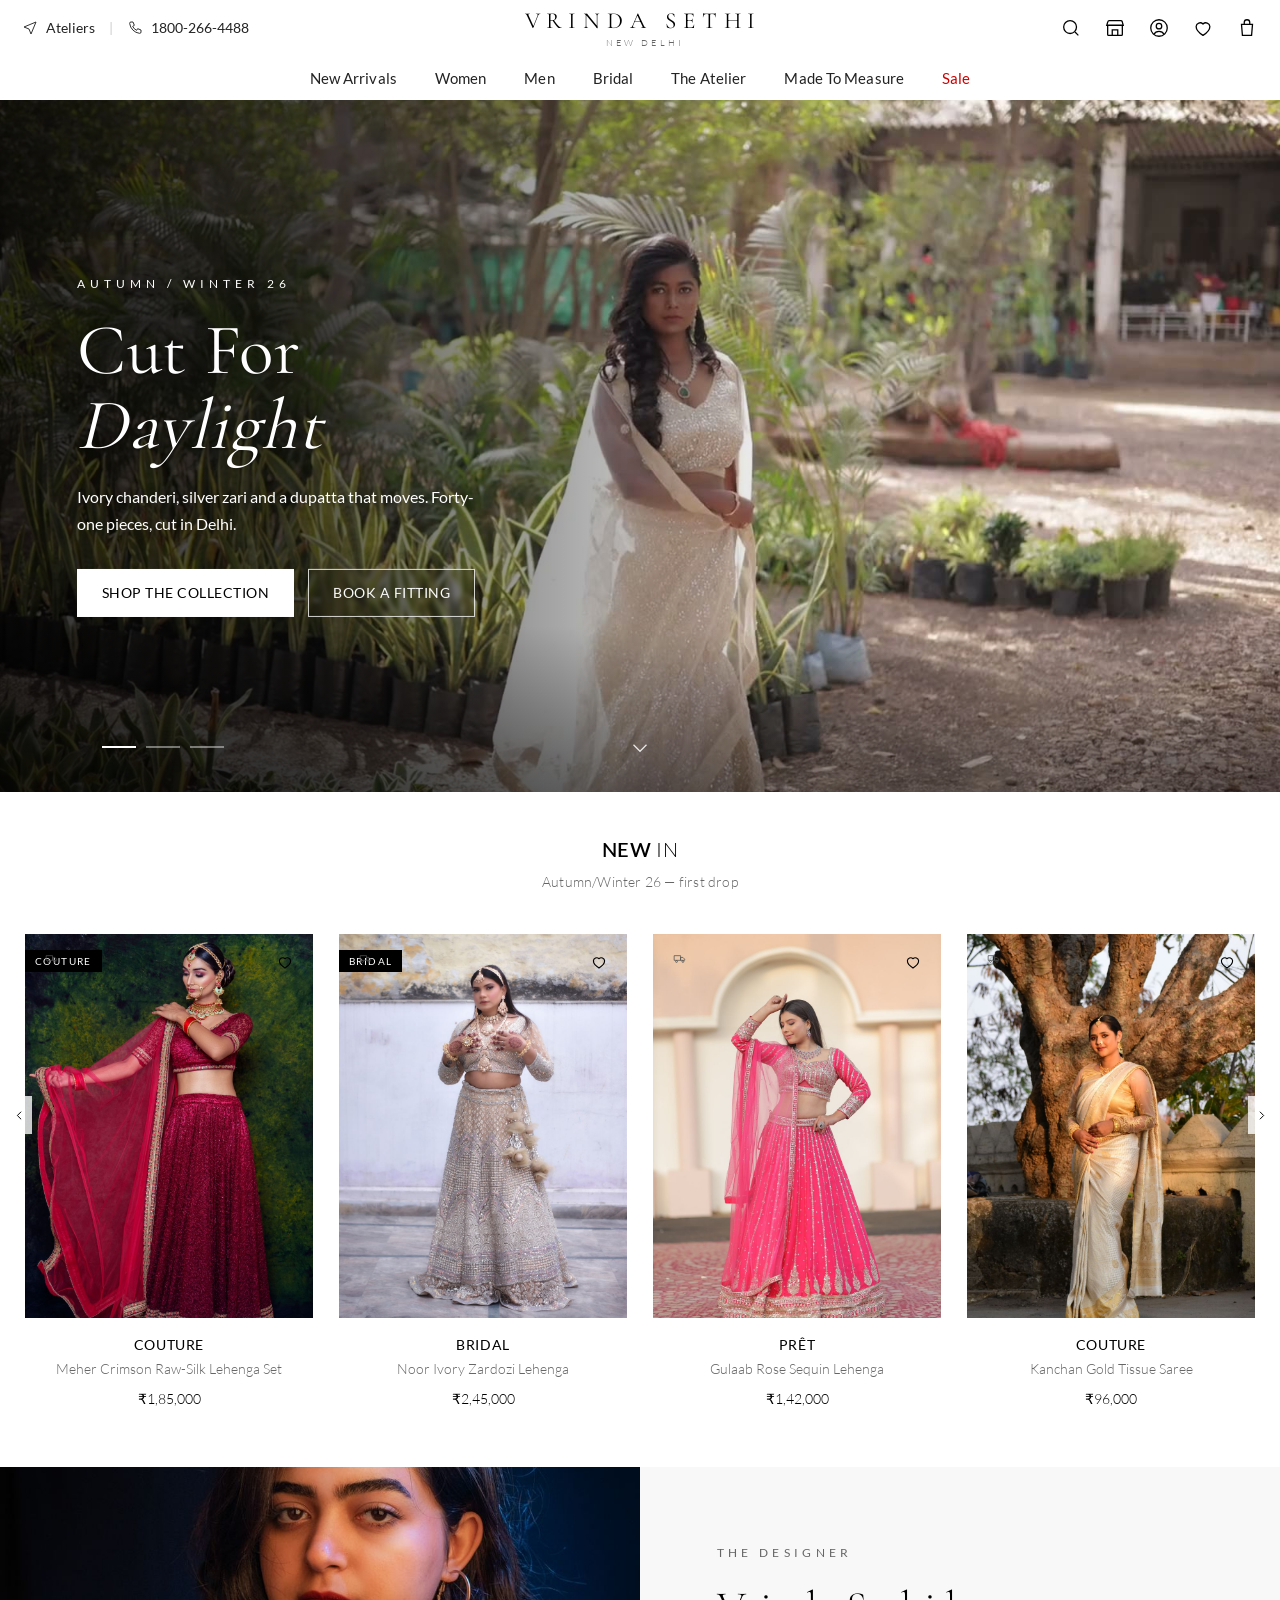
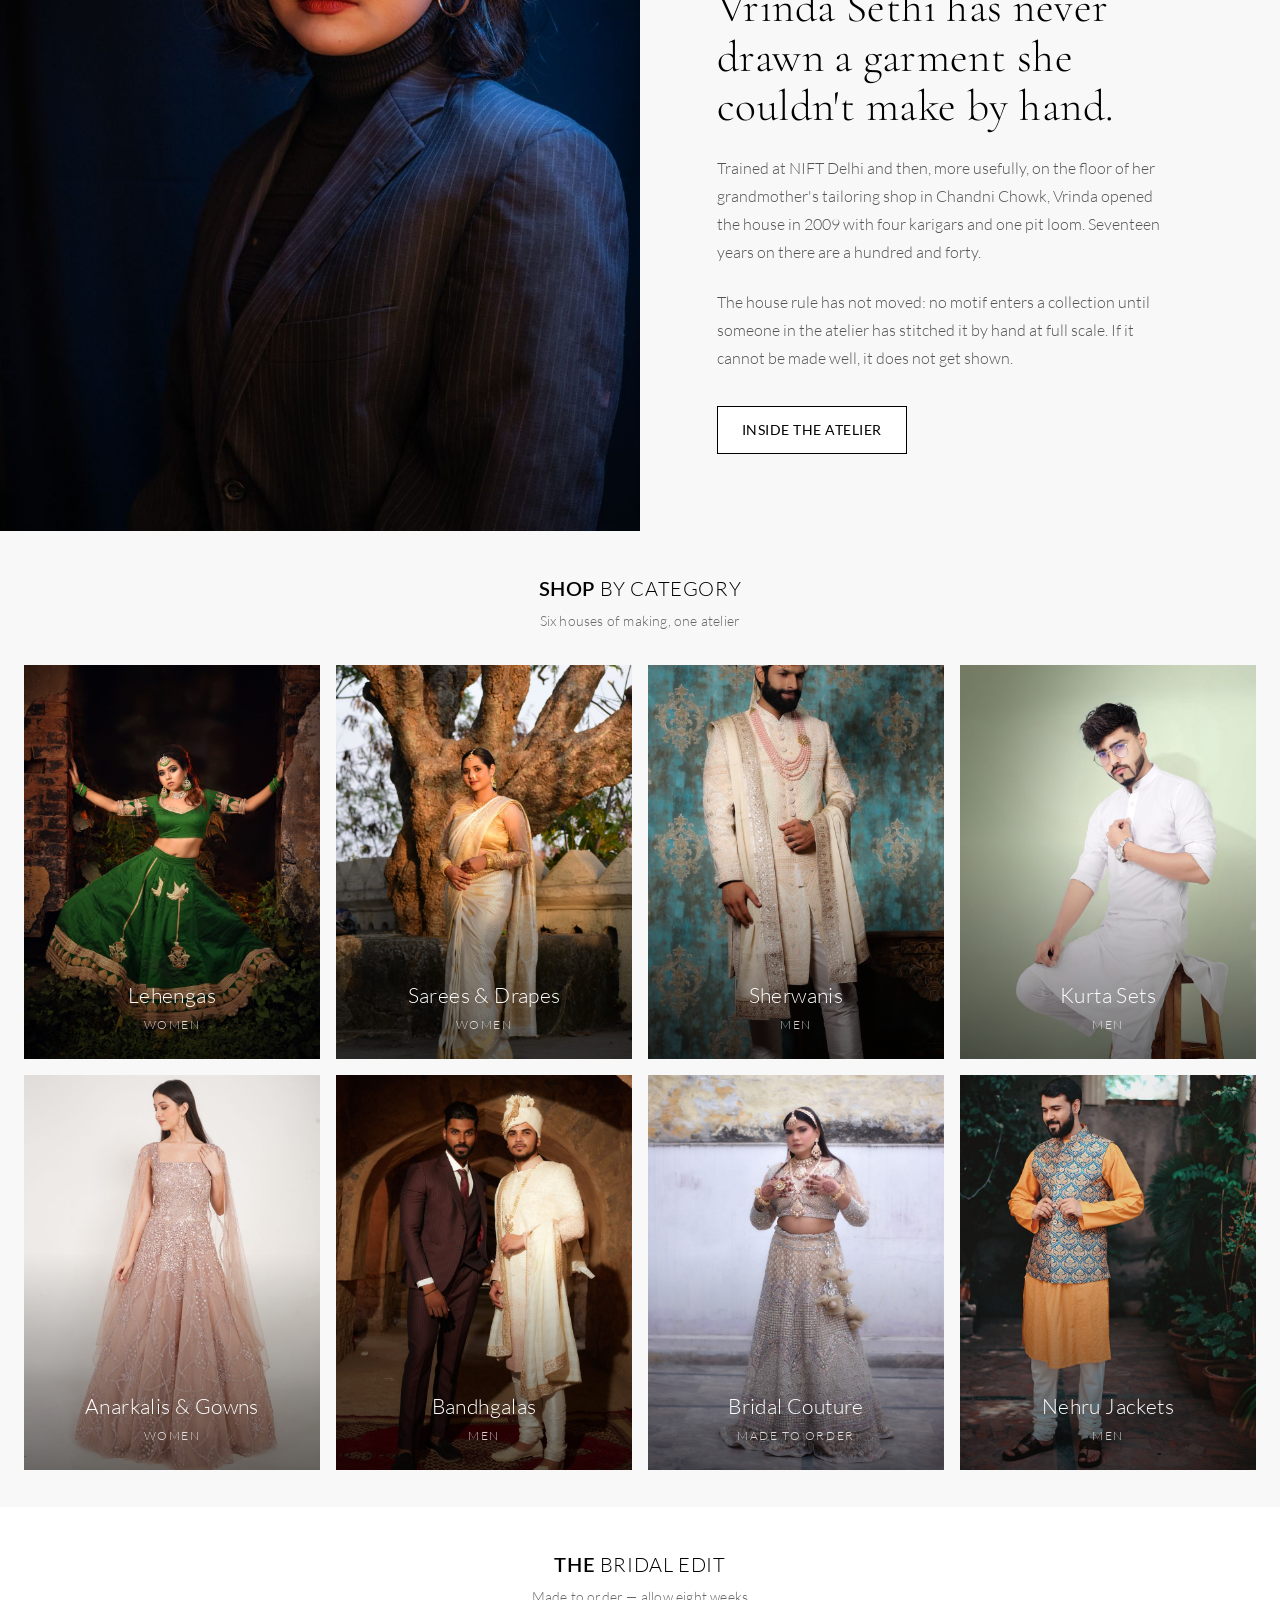
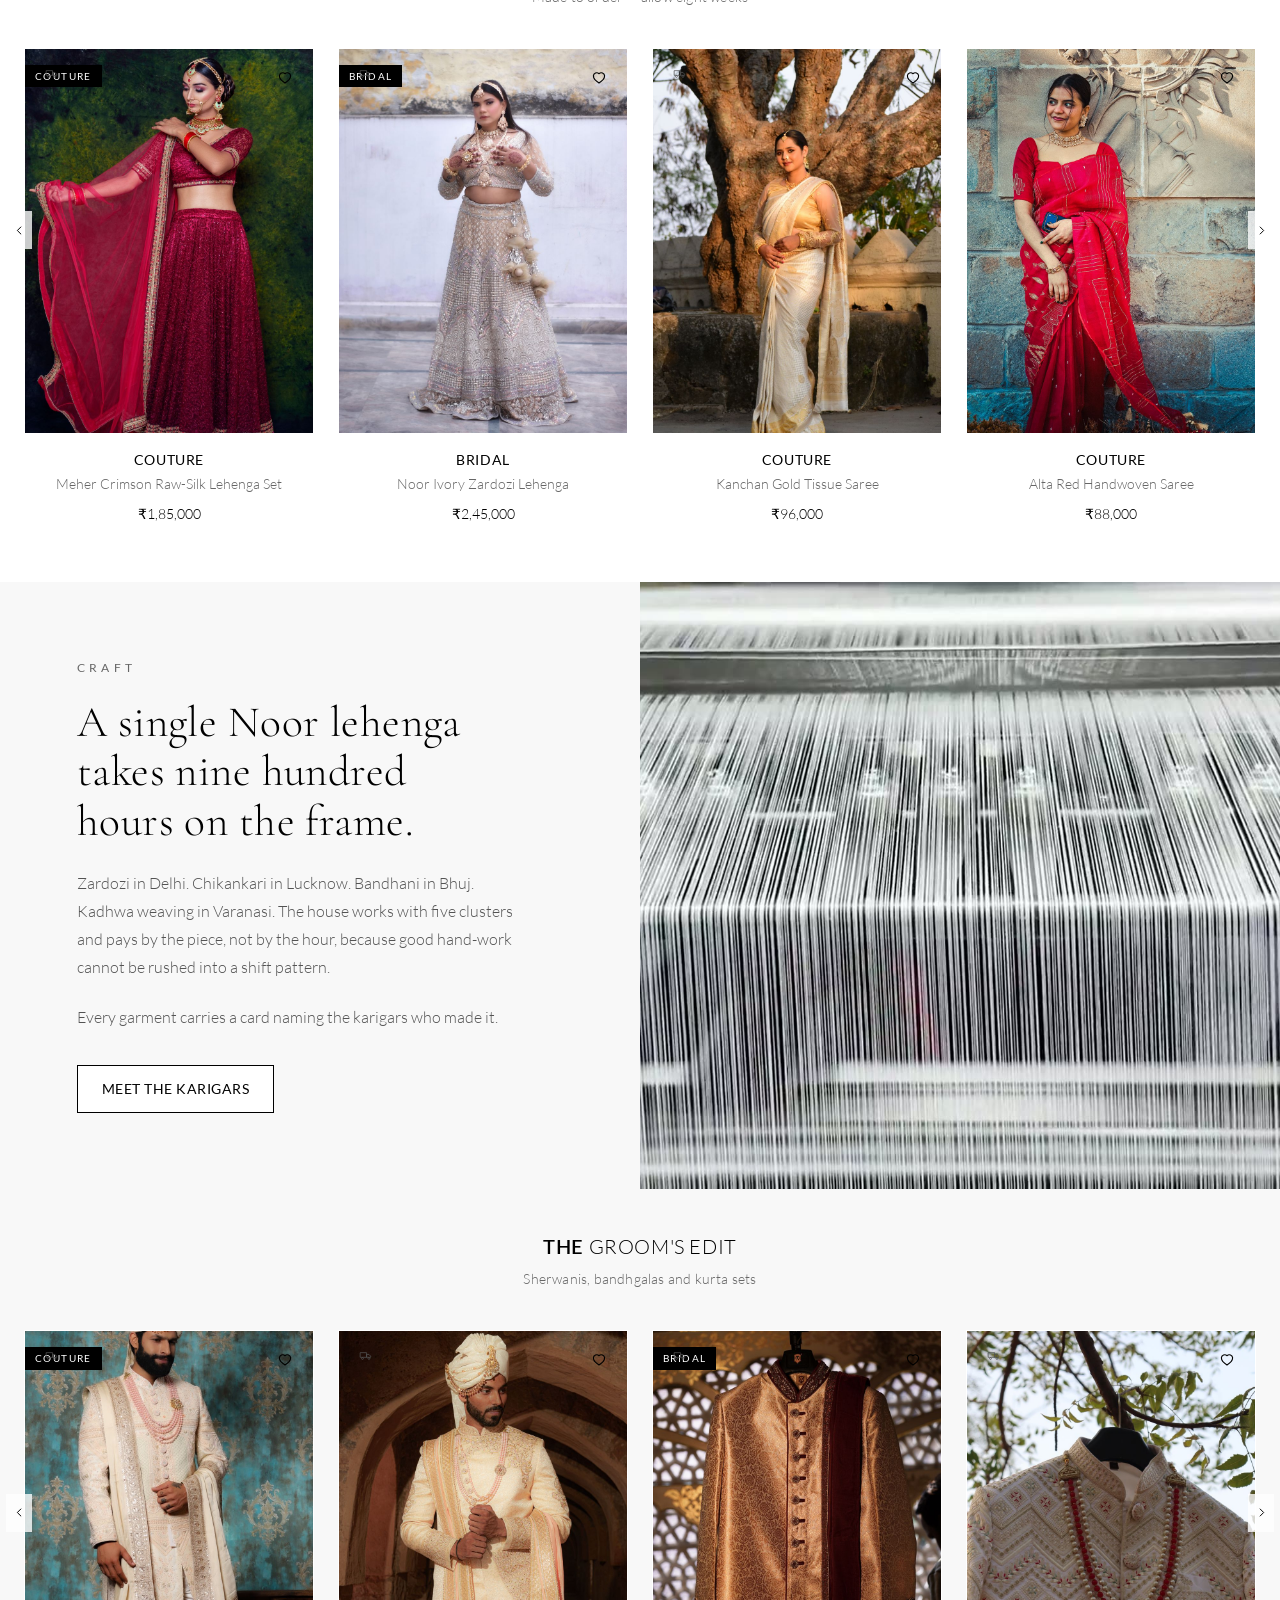
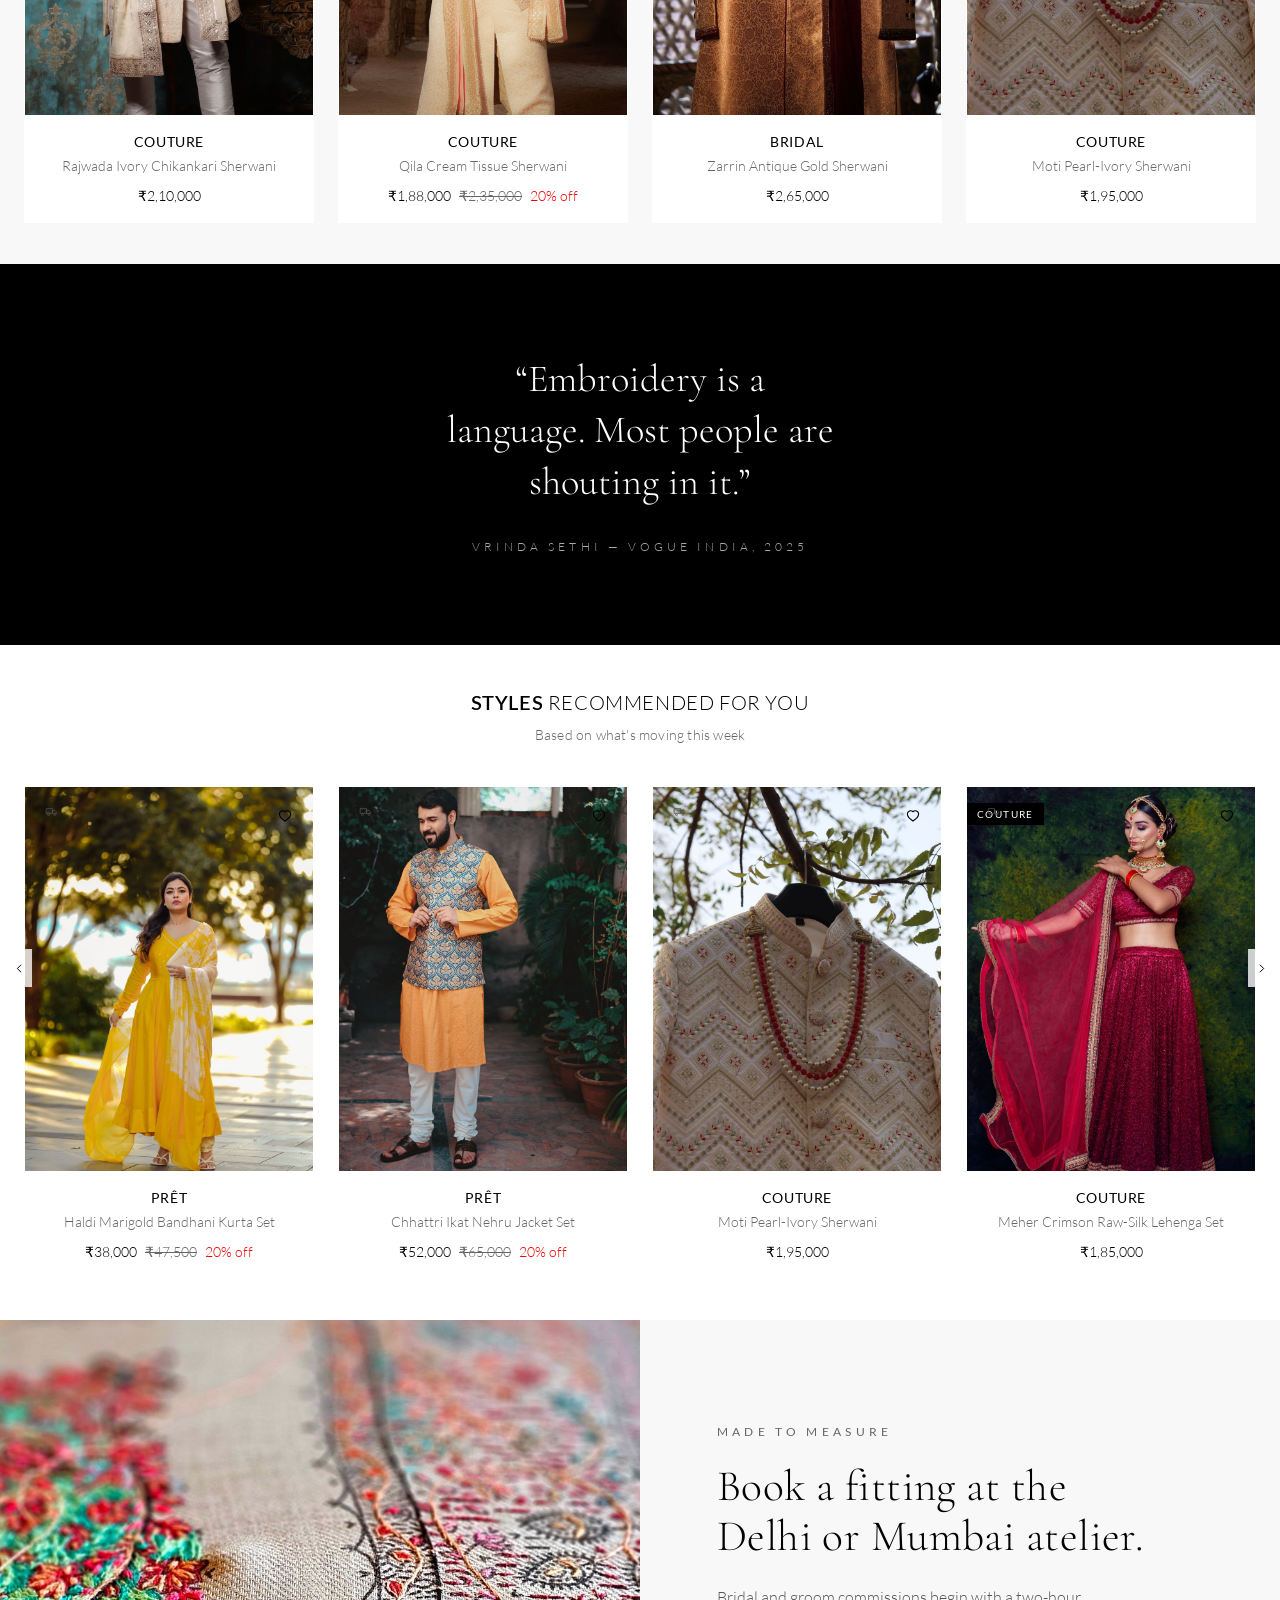
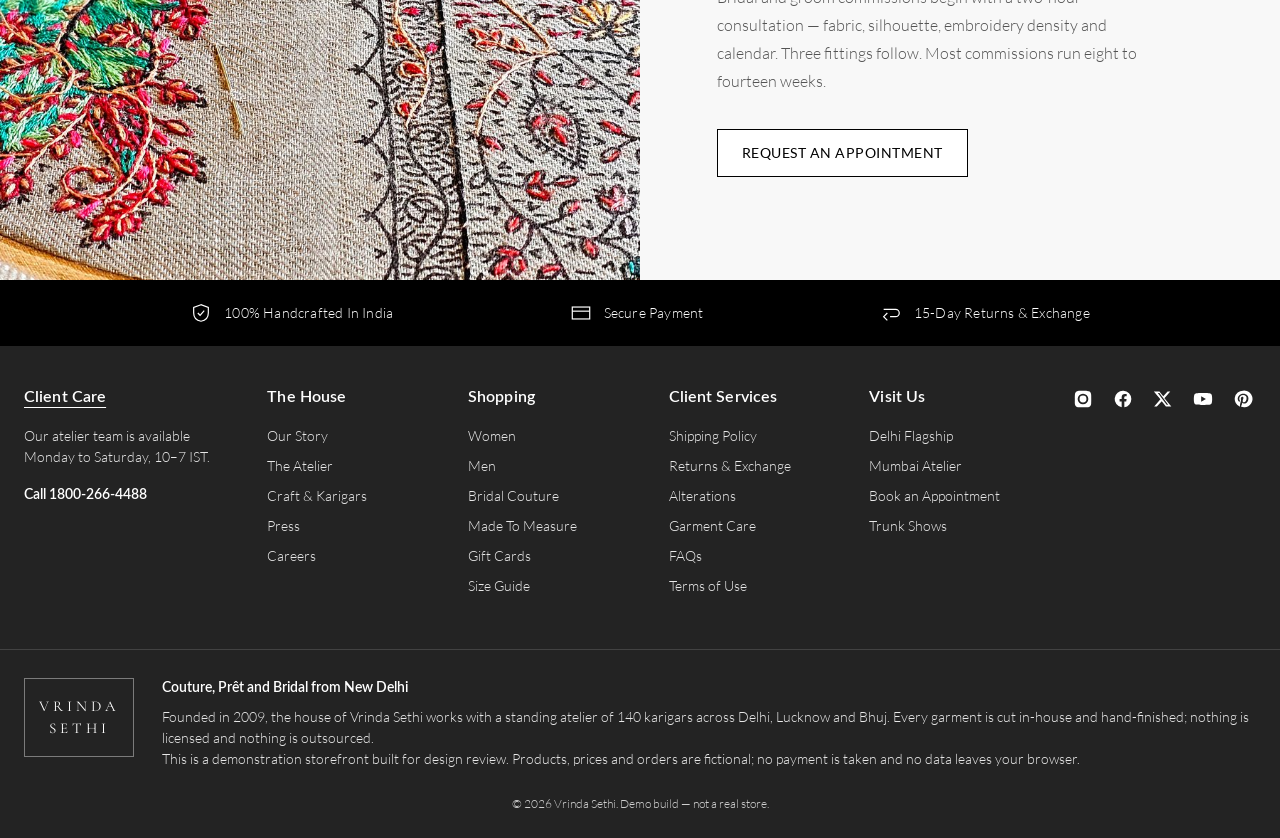
<file: vrinda-sethi/index.html>
<!doctype html>
<html lang="en">
<head>
<meta charset="utf-8">
<meta name="viewport" content="width=device-width, initial-scale=1">
<title>Vrinda Sethi — Couture, Prêt &amp; Bridal from New Delhi</title>
<meta name="description" content="Hand-crafted couture, prêt and bridal wear for women and men. Zardozi, chikankari, bandhani and handloom — cut and finished in New Delhi.">
<link rel="stylesheet" href="assets/css/main.css">
</head>
<body>
<div id="site-header"></div>

<main>
  <!-- ============================ HERO ============================ -->
  <section class="hero" id="hero">
    <div class="hero__slide is-active" data-slide="0" style="background-image:url(assets/img/editorial/poster-hero-1.jpg)">
      <video src="assets/video/hero-1.mp4" poster="assets/img/editorial/poster-hero-1.jpg" autoplay muted loop playsinline></video>
    </div>
    <div class="hero__slide" data-slide="1" style="background-image:url(assets/img/editorial/poster-hero-2.jpg)">
      <video src="assets/video/hero-2.mp4" poster="assets/img/editorial/poster-hero-2.jpg" muted loop playsinline></video>
    </div>
    <div class="hero__slide" data-slide="2" style="background-image:url(assets/img/editorial/poster-hero-3.jpg)">
      <video src="assets/video/hero-3.mp4" poster="assets/img/editorial/poster-hero-3.jpg" muted loop playsinline></video>
    </div>

    <div class="hero__copy" id="heroCopy"></div>

    <div class="hero__dots" id="heroDots">
      <button class="is-active" data-go="0" aria-label="Slide 1"></button>
      <button data-go="1" aria-label="Slide 2"></button>
      <button data-go="2" aria-label="Slide 3"></button>
    </div>
    <a class="hero__scroll" href="#new-in" aria-label="Scroll">
      <svg viewBox="0 0 24 24" width="26" height="26" fill="none" stroke="currentColor" stroke-width="1.2"><path d="m6 9 6 6 6-6"/></svg>
    </a>
  </section>

  <!-- ======================= NEW IN (rail) ======================= -->
  <section class="section" id="new-in">
    <div class="section-head reveal">
      <h2><b>New</b> In</h2>
      <p class="sub">Autumn/Winter 26 — first drop</p>
    </div>
    <div class="rail-slot reveal" data-rail-slot="new"></div>
  </section>

  <!-- ==================== THE DESIGNER (split) ==================== -->
  <section class="split reveal">
    <div class="split__media">
      <img class="portrait" src="assets/img/editorial/designer-portrait.jpg" alt="Vrinda Sethi in the Delhi atelier">
    </div>
    <div class="split__copy">
      <div class="eyebrow">The Designer</div>
      <h2>Vrinda Sethi has never<br>drawn a garment she<br>couldn't make by hand.</h2>
      <p>Trained at NIFT Delhi and then, more usefully, on the floor of her grandmother's tailoring shop in Chandni Chowk, Vrinda opened the house in 2009 with four karigars and one pit loom. Seventeen years on there are a hundred and forty.</p>
      <p>The house rule has not moved: no motif enters a collection until someone in the atelier has stitched it by hand at full scale. If it cannot be made well, it does not get shown.</p>
      <a class="btn btn--white" href="atelier.html">Inside the atelier</a>
    </div>
  </section>

  <!-- ==================== SHOP BY CATEGORY ======================= -->
  <section class="section tint">
    <div class="section-head reveal">
      <h2><b>Shop</b> By Category</h2>
      <p class="sub">Six houses of making, one atelier</p>
    </div>
    <div style="height:34px"></div>
    <div class="tiles reveal">
      <a class="tile" href="women.html?sub=lehengas"><img src="assets/img/products/w-leh-03-a.jpg" alt="Lehengas"><figcaption>Lehengas<small>Women</small></figcaption></a>
      <a class="tile" href="women.html?sub=sarees"><img src="assets/img/products/w-sar-01-a.jpg" alt="Sarees"><figcaption>Sarees &amp; Drapes<small>Women</small></figcaption></a>
      <a class="tile" href="men.html?sub=sherwanis"><img src="assets/img/products/m-she-01-a.jpg" alt="Sherwanis"><figcaption>Sherwanis<small>Men</small></figcaption></a>
      <a class="tile" href="men.html?sub=kurta-sets-m"><img src="assets/img/products/m-kur-01-a.jpg" alt="Kurta sets"><figcaption>Kurta Sets<small>Men</small></figcaption></a>
    </div>
    <div style="height:16px"></div>
    <div class="tiles reveal">
      <a class="tile" href="women.html?sub=anarkalis"><img src="assets/img/products/w-anr-01-a.jpg" alt="Anarkalis"><figcaption>Anarkalis &amp; Gowns<small>Women</small></figcaption></a>
      <a class="tile" href="men.html?sub=bandhgalas"><img src="assets/img/products/m-ban-01-a.jpg" alt="Bandhgalas"><figcaption>Bandhgalas<small>Men</small></figcaption></a>
      <a class="tile" href="women.html?sub=bridal"><img src="assets/img/products/w-leh-02-a.jpg" alt="Bridal"><figcaption>Bridal Couture<small>Made to order</small></figcaption></a>
      <a class="tile" href="men.html?sub=nehru"><img src="assets/img/products/m-neh-01-a.jpg" alt="Nehru jackets"><figcaption>Nehru Jackets<small>Men</small></figcaption></a>
    </div>
  </section>

  <!-- ==================== BRIDAL EDIT (rail) ===================== -->
  <section class="section">
    <div class="section-head reveal">
      <h2><b>The</b> Bridal Edit</h2>
      <p class="sub">Made to order — allow eight weeks</p>
    </div>
    <div class="rail-slot reveal" data-rail-slot="bridal"></div>
  </section>

  <!-- ====================== CRAFT (video split) ================== -->
  <section class="split split--flip reveal" id="craft">
    <div class="split__media">
      <video src="assets/video/atelier.mp4" poster="assets/img/editorial/poster-atelier.jpg" autoplay muted loop playsinline></video>
    </div>
    <div class="split__copy">
      <div class="eyebrow">Craft</div>
      <h2>A single Noor lehenga<br>takes nine hundred<br>hours on the frame.</h2>
      <p>Zardozi in Delhi. Chikankari in Lucknow. Bandhani in Bhuj. Kadhwa weaving in Varanasi. The house works with five clusters and pays by the piece, not by the hour, because good hand-work cannot be rushed into a shift pattern.</p>
      <p>Every garment carries a card naming the karigars who made it.</p>
      <a class="btn btn--white" href="atelier.html#craft">Meet the karigars</a>
    </div>
  </section>

  <!-- ================== MENSWEAR / GROOM (rail) ================== -->
  <section class="section tint">
    <div class="section-head reveal">
      <h2><b>The</b> Groom's Edit</h2>
      <p class="sub">Sherwanis, bandhgalas and kurta sets</p>
    </div>
    <div class="rail-slot reveal" data-rail-slot="groom"></div>
  </section>

  <!-- ========================== QUOTE ============================ -->
  <section class="quote reveal">
    <blockquote>“Embroidery is a language. Most people are shouting in it.”</blockquote>
    <cite>Vrinda Sethi — Vogue India, 2025</cite>
  </section>

  <!-- ================== RECOMMENDED (rail) ======================= -->
  <section class="section">
    <div class="section-head reveal">
      <h2><b>Styles</b> Recommended For You</h2>
      <p class="sub">Based on what's moving this week</p>
    </div>
    <div class="rail-slot reveal" data-rail-slot="reco"></div>
  </section>

  <!-- ==================== APPOINTMENT BAND ======================= -->
  <section class="split reveal" id="visit">
    <div class="split__media"><img src="assets/img/editorial/atelier-zardozi.jpg" alt="Zardozi frame in the atelier"></div>
    <div class="split__copy">
      <div class="eyebrow">Made To Measure</div>
      <h2>Book a fitting at the<br>Delhi or Mumbai atelier.</h2>
      <p>Bridal and groom commissions begin with a two-hour consultation — fabric, silhouette, embroidery density and calendar. Three fittings follow. Most commissions run eight to fourteen weeks.</p>
      <a class="btn btn--white" href="atelier.html#visit">Request an appointment</a>
    </div>
  </section>
</main>

<div id="site-footer"></div>

<script src="assets/js/data.js"></script>
<script src="assets/js/app.js"></script>
<script>
/* ---------------- Hero carousel ---------------- */
/* Copy is written to the footage: slide 1 is an ivory lehenga in daylight,
   slide 2 is jewel-toned festive, slide 3 is the bride-and-groom clip. */
const HERO = [
  { eyebrow:"Autumn / Winter 26", title:"Cut For<br><em>Daylight</em>", text:"Ivory chanderi, silver zari and a dupatta that moves. Forty-one pieces, cut in Delhi.", cta:[["Shop the collection","women.html?sub=new"],["Book a fitting","atelier.html#visit"]] },
  { eyebrow:"Mehendi &amp; Haldi", title:"Colour,<br><em>Worn Loudly</em>", text:"Marigold bandhani, gota-patti and Kutch mirror work. The lighter half of the calendar.", cta:[["Shop the edit","women.html?sub=occ-mehendi"],["Shop Women","women.html"]] },
  { eyebrow:"The Groom's Edit", title:"Quiet<br><em>Tailoring</em>", text:"Silver matka silk, a closed collar and nothing shouting. Sherwanis, bandhgalas and kurta sets.", cta:[["Shop Men","men.html?sub=new"],["Made to measure","atelier.html#mtm"]] }
];

const slides = [...document.querySelectorAll(".hero__slide")];
const dots   = [...document.querySelectorAll("#heroDots button")];
const copyEl = document.getElementById("heroCopy");
let hi = 0, heroTimer;

function paintHero(i){
  const h = HERO[i];
  copyEl.innerHTML = `
    <div class="hero__eyebrow">${h.eyebrow}</div>
    <h1 class="hero__title">${h.title}</h1>
    <p class="hero__text">${h.text}</p>
    <div class="hero__cta">${h.cta.map((c,n)=>`<a class="btn ${n?"btn--secondary":"btn--primary"}" href="${c[1]}">${c[0]}</a>`).join("")}</div>`;
  // Replay the CSS entrance. Reflow between remove/add restarts the animation.
  // The copy's resting state is visible, so a stalled animation can't hide it.
  copyEl.classList.remove("enter");
  void copyEl.offsetWidth;
  copyEl.classList.add("enter");
}
const FADE = 1000;              // must match the .hero__slide transition
let leaveTimer;

function goHero(i){
  const prev = hi;
  hi = (i + slides.length) % slides.length;
  if (prev === hi) return;

  // Start the incoming clip from its first frame BEFORE the fade begins, so
  // the slide never fades in on a stale paused frame.
  const nextVid = slides[hi].querySelector("video");
  if (nextVid) { try { nextVid.currentTime = 0; } catch {} nextVid.play().catch(()=>{}); }

  clearTimeout(leaveTimer);
  slides.forEach((s, n) => {
    s.classList.remove("leaving");
    s.classList.toggle("is-active", n === hi);
    if (n === prev) s.classList.add("leaving");     // held opaque underneath
  });

  // Once the fade is done, drop the outgoing slide and stop its video.
  leaveTimer = setTimeout(() => {
    slides.forEach((s, n) => {
      if (n === hi) return;
      s.classList.remove("leaving");
      const v = s.querySelector("video");
      if (v) v.pause();
    });
  }, FADE + 60);

  dots.forEach((d, n) => d.classList.toggle("is-active", n === hi));
  paintHero(hi);
}
dots.forEach(d=>d.addEventListener("click",()=>{ goHero(+d.dataset.go); restart(); }));
function restart(){ clearInterval(heroTimer); heroTimer = setInterval(()=>goHero(hi+1), 8000); }
paintHero(0); restart();

/* ---------------- Rails ---------------- */
const railData = {
  new:    PRODUCTS.filter(p=>p.isNew).slice(0,8),
  bridal: PRODUCTS.filter(p=>p.line.includes("Bridal")||p.occ.includes("occ-wedding")).slice(0,8),
  groom:  PRODUCTS.filter(p=>p.cat==="men").slice(0,8),
  reco:   [...PRODUCTS].sort(()=>Math.random()-.5).slice(0,8)
};
document.querySelectorAll("[data-rail-slot]").forEach(slot=>{
  const key = slot.dataset.railSlot;
  slot.innerHTML = `<div class="rail" style="padding:41px 24px 0">
      <button class="rail__arrow" data-dir="prev" aria-label="Previous">${I.chevL}</button>
      <div class="rail__track">${railData[key].map(p=>cardHTML(p)).join("")}</div>
      <button class="rail__arrow" data-dir="next" aria-label="Next">${I.chevR}</button>
    </div>`;
});

mountShell("home");
</script>
</body>
</html>
</file>
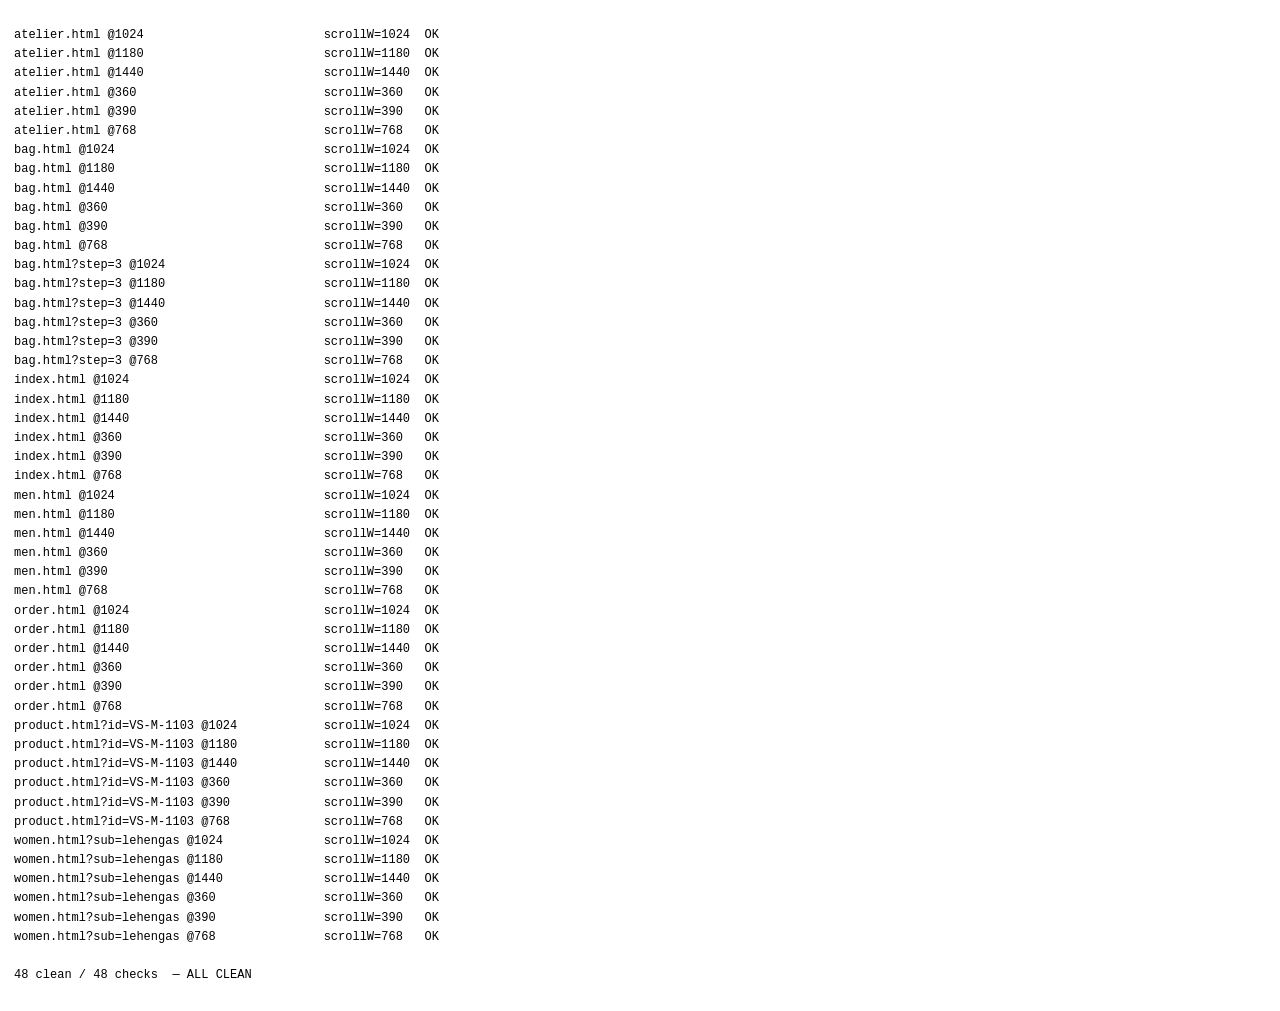
<file: vrinda-sethi/_debug.html>
<!doctype html>
<html lang="en"><head><meta charset="utf-8"><title>Responsive overflow audit</title>
<style>body{margin:0;font:12px/1.6 monospace;padding:14px}
iframe{border:0;position:absolute;left:-9999px;top:0}
pre{white-space:pre-wrap}</style></head>
<body>
<pre id="dbg">auditing…</pre>
<script>
const PAGES = ["index.html","women.html?sub=lehengas","men.html","product.html?id=VS-M-1103",
               "bag.html","bag.html?step=3","order.html","atelier.html"];
const WIDTHS = [360, 390, 768, 1024, 1180, 1440];
const log = [];

function audit(src, width){
  return new Promise(res => {
    const f = document.createElement("iframe");
    f.style.width = width + "px"; f.style.height = "900px"; f.src = src;
    f.onload = () => setTimeout(() => {
      const d = f.contentDocument, w = f.contentWindow;
      const vw = d.documentElement.clientWidth;
      const contained = el => {
        for (let p = el.parentElement; p; p = p.parentElement) {
          const s = w.getComputedStyle(p);
          if (s.position === "fixed") return true;
          if (["auto","scroll","hidden","clip"].includes(s.overflowX)) return true;
        }
        return false;
      };
      const bad = [];
      d.querySelectorAll("*").forEach(el => {
        const b = el.getBoundingClientRect();
        if (b.right <= vw + 1) return;
        if (contained(el)) return;
        if (w.getComputedStyle(el).position === "fixed") return;
        bad.push(el.tagName + (typeof el.className === "string" && el.className ? "." + el.className.trim().split(/\s+/)[0] : ""));
      });
      const sw = d.documentElement.scrollWidth;
      log.push(`${(src + " @" + width).padEnd(42)} scrollW=${String(sw).padEnd(5)} ${sw <= vw + 1 && !bad.length ? "OK" : "OVERFLOW: " + [...new Set(bad)].slice(0, 5).join(", ")}`);
      document.getElementById("dbg").textContent = log.join("\n");
      f.remove(); res();
    }, 900);
    document.body.appendChild(f);
  });
}

// run every combination in parallel — virtual-time headless collapses the waits
const jobs = [];
for (const p of PAGES) for (const w of WIDTHS) jobs.push(audit(p, w));
Promise.all(jobs).then(() => {
  log.sort();
  const fails = log.filter(l => l.includes("OVERFLOW")).length;
  document.getElementById("dbg").textContent =
    log.join("\n") + `\n\n${log.length - fails} clean / ${log.length} checks` +
    (fails ? `  — ${fails} OVERFLOW` : "  — ALL CLEAN");
});
</script></body></html>
</file>
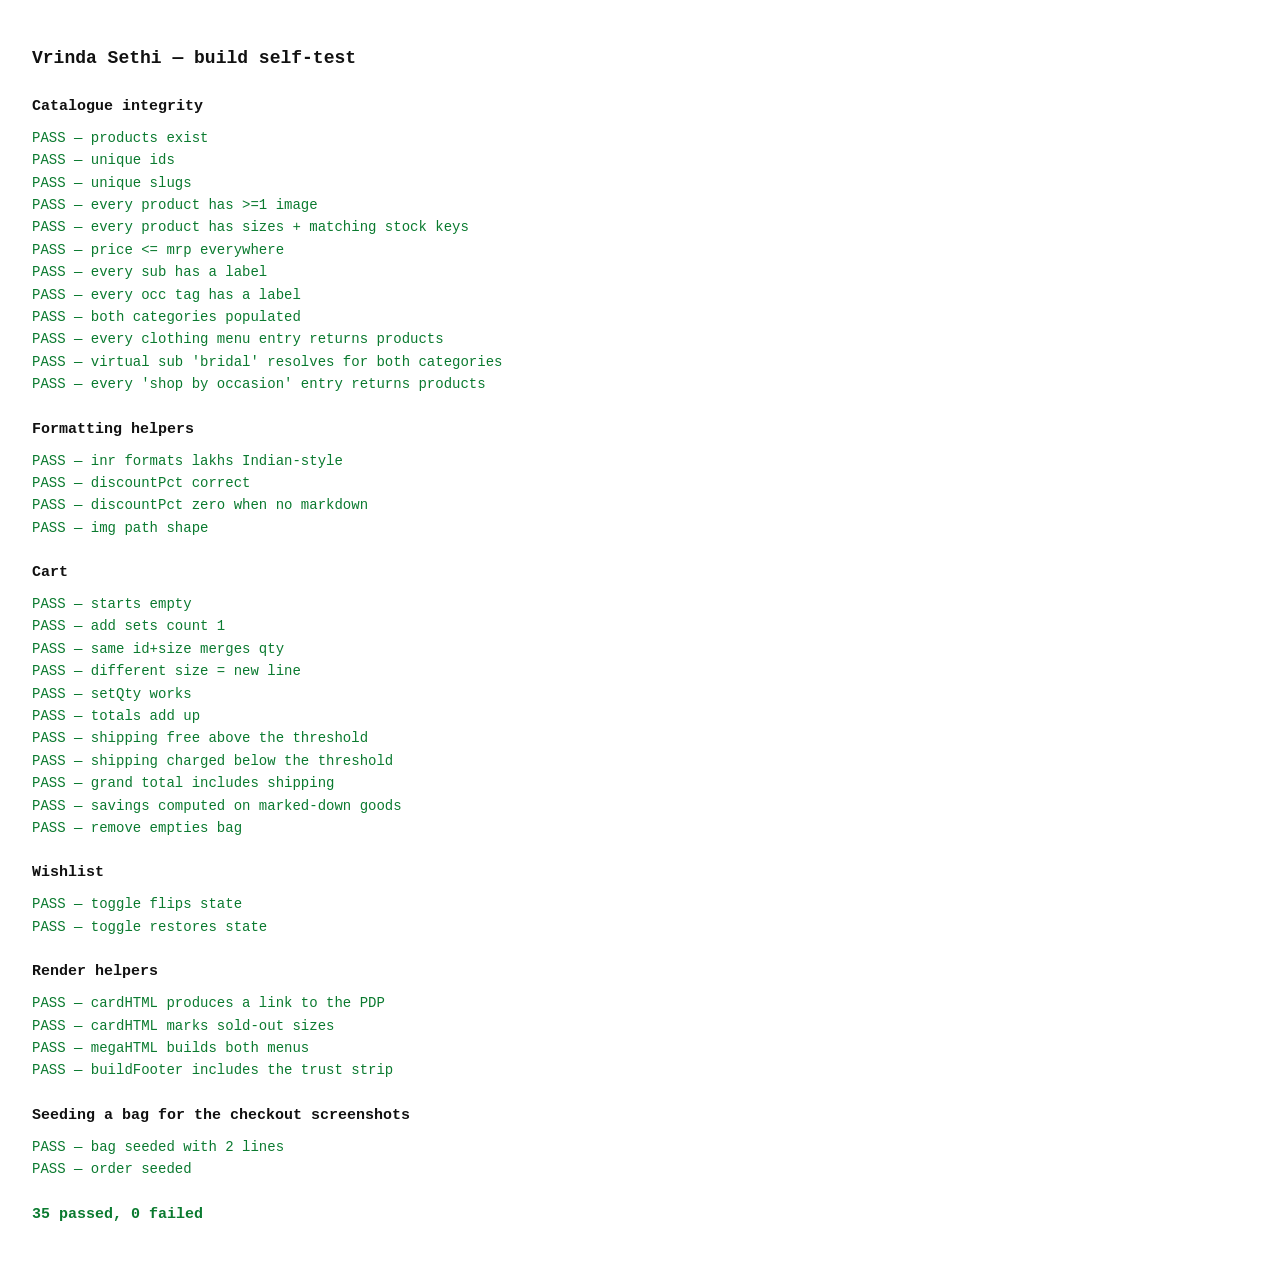
<file: vrinda-sethi/_selftest.html>
<!doctype html>
<html lang="en"><head><meta charset="utf-8"><title>Self test</title>
<style>body{font:14px/1.6 monospace;padding:24px;background:#fff;color:#111}
.ok{color:#0a7a2f}.bad{color:#c00;font-weight:700}h2{margin:22px 0 8px;font-size:15px}</style>
</head><body>
<h1 style="font-size:18px">Vrinda Sethi — build self-test</h1>
<div id="out"></div>
<script src="assets/js/data.js"></script>
<script src="assets/js/app.js"></script>
<script>
const out = document.getElementById("out");
let pass = 0, fail = 0;
function t(name, fn){
  let ok = false, err = "";
  try { ok = !!fn(); } catch (e) { err = e.message; }
  ok ? pass++ : fail++;
  out.insertAdjacentHTML("beforeend",
    `<div class="${ok ? "ok" : "bad"}">${ok ? "PASS" : "FAIL"} — ${name}${err ? " :: " + err : ""}</div>`);
}
function h(s){ out.insertAdjacentHTML("beforeend", `<h2>${s}</h2>`); }

h("Catalogue integrity");
t("products exist", () => PRODUCTS.length >= 24);
t("unique ids", () => new Set(PRODUCTS.map(p => p.id)).size === PRODUCTS.length);
t("unique slugs", () => new Set(PRODUCTS.map(p => p.slug)).size === PRODUCTS.length);
t("every product has >=1 image", () => PRODUCTS.every(p => p.images.length >= 1));
t("every product has sizes + matching stock keys", () =>
  PRODUCTS.every(p => p.sizes.length && p.sizes.every(s => s in p.stock)));
t("price <= mrp everywhere", () => PRODUCTS.every(p => p.price <= p.mrp));
t("every sub has a label", () => PRODUCTS.every(p => SUB_LABEL[p.sub]));
t("every occ tag has a label", () => PRODUCTS.every(p => p.occ.every(o => SUB_LABEL[o])));
t("both categories populated", () =>
  PRODUCTS.filter(p => p.cat === "women").length >= 10 && PRODUCTS.filter(p => p.cat === "men").length >= 10);
t("every clothing menu entry returns products", () => {
  // "bridal" is a virtual sub resolved by plp.js from line + occasion, not p.sub
  const virtual = ["bridal"];
  const bad = [];
  ["women","men"].forEach(c => TAXONOMY[c].groups[0].items.forEach(([l, s]) => {
    if (virtual.includes(s)) return;
    if (!PRODUCTS.some(p => p.cat === c && p.sub === s)) bad.push(c + "/" + s);
  }));
  if (bad.length) throw new Error("empty: " + bad.join(", "));
  return true;
});
t("virtual sub 'bridal' resolves for both categories", () =>
  ["women","men"].every(c =>
    PRODUCTS.some(p => p.cat === c && (p.line.includes("Bridal") || p.occ.includes("occ-wedding")))));
t("every 'shop by occasion' entry returns products", () => {
  const bad = [];
  ["women","men"].forEach(c => TAXONOMY[c].groups[1].items.forEach(([l, s]) => {
    if (!PRODUCTS.some(p => p.cat === c && p.occ.includes(s))) bad.push(c + "/" + s);
  }));
  if (bad.length) throw new Error("empty: " + bad.join(", "));
  return true;
});

h("Formatting helpers");
t("inr formats lakhs Indian-style", () => inr(185000) === "₹1,85,000");
t("discountPct correct", () => discountPct({ price: 168000, mrp: 210000 }) === 20);
t("discountPct zero when no markdown", () => discountPct({ price: 100, mrp: 100 }) === 0);
t("img path shape", () => img("w-leh-01-a") === "assets/img/products/w-leh-01-a.jpg");

h("Cart");
Cart.clear();
t("starts empty", () => Cart.count() === 0);
Cart.add("VS-W-1101", "M");
t("add sets count 1", () => Cart.count() === 1);
Cart.add("VS-W-1101", "M");
t("same id+size merges qty", () => Cart.all().length === 1 && Cart.count() === 2);
Cart.add("VS-W-1101", "L");
t("different size = new line", () => Cart.all().length === 2);
Cart.setQty(0, 3);
t("setQty works", () => Cart.all()[0].qty === 3);
t("totals add up", () => {
  const p = byId("VS-W-1101");
  return Cart.totals().value === p.price * 4;
});
t("shipping free above the threshold", () => Cart.totals().ship === 0);
Cart.clear(); Cart.add("VS-W-4102", "M");            // ₹29,000 — below ₹40,000
t("shipping charged below the threshold", () => Cart.totals().ship === 450);
t("grand total includes shipping", () => {
  const t2 = Cart.totals();
  return t2.grand === t2.value + 450;
});
t("savings computed on marked-down goods", () => {
  Cart.clear(); Cart.add("VS-W-1103", "M");
  const p = byId("VS-W-1103");
  return Cart.totals().saved === p.mrp - p.price;
});
Cart.remove(0);
t("remove empties bag", () => Cart.count() === 0);

h("Wishlist");
const wasOn = Wish.has("VS-M-1101");
Wish.toggle("VS-M-1101");
t("toggle flips state", () => Wish.has("VS-M-1101") !== wasOn);
Wish.toggle("VS-M-1101");
t("toggle restores state", () => Wish.has("VS-M-1101") === wasOn);

h("Render helpers");
t("cardHTML produces a link to the PDP", () => cardHTML(PRODUCTS[0]).includes("product.html?id=" + PRODUCTS[0].id));
t("cardHTML marks sold-out sizes", () => {
  const p = PRODUCTS.find(x => Object.values(x.stock).some(v => v === 0));
  return cardHTML(p).includes('class="out"');
});
t("megaHTML builds both menus", () => megaHTML("women").includes("Lehengas") && megaHTML("men").includes("Sherwanis"));
t("buildFooter includes the trust strip", () => buildFooter().includes("Secure Payment"));

h("Seeding a bag for the checkout screenshots");
Cart.clear();
Cart.add("VS-M-1101", "42");
Cart.add("VS-W-2101", "One Size");
writeJSON(ADDR_KEY, { name:"Ananya Raghunathan", phone:"9876543210",
  line:"14 Aurangzeb Lane, Golf Links", pin:"110003", city:"New Delhi", state:"Delhi", type:"Home" });
t("bag seeded with 2 lines", () => Cart.all().length === 2);

// also seed a completed order so order.html can be reviewed without checking out
writeJSON(ORDER_KEY, {
  id: "VS" + Date.now().toString().slice(-8),
  at: new Date().toISOString(),
  lines: Cart.all().map(l => ({ ...l, name: byId(l.id).name, price: byId(l.id).price, image: byId(l.id).images[0] })),
  total: Cart.totals().grand,
  method: "upi",
  address: readJSON(ADDR_KEY, {})
});
t("order seeded", () => !!readJSON(ORDER_KEY, null).id);

out.insertAdjacentHTML("beforeend",
  `<h2 class="${fail ? "bad" : "ok"}">${pass} passed, ${fail} failed</h2>`);
</script></body></html>
</file>
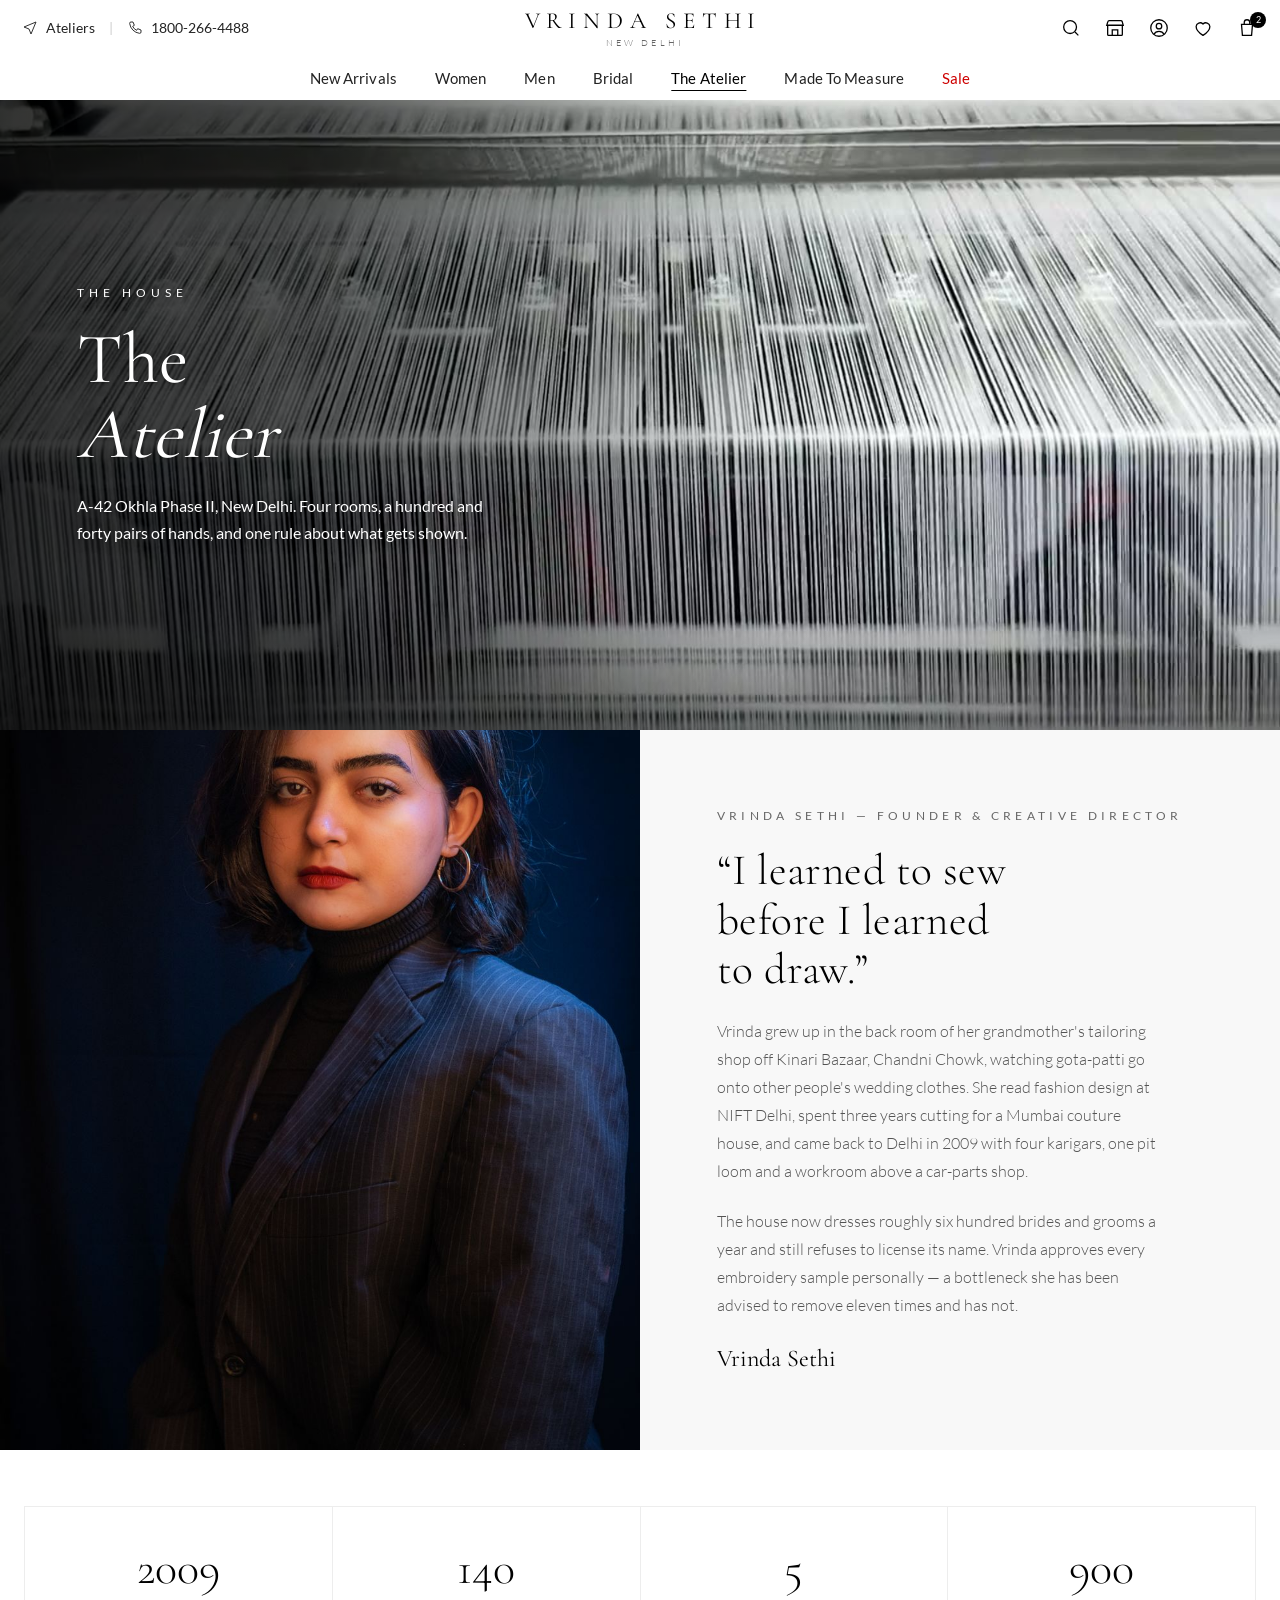
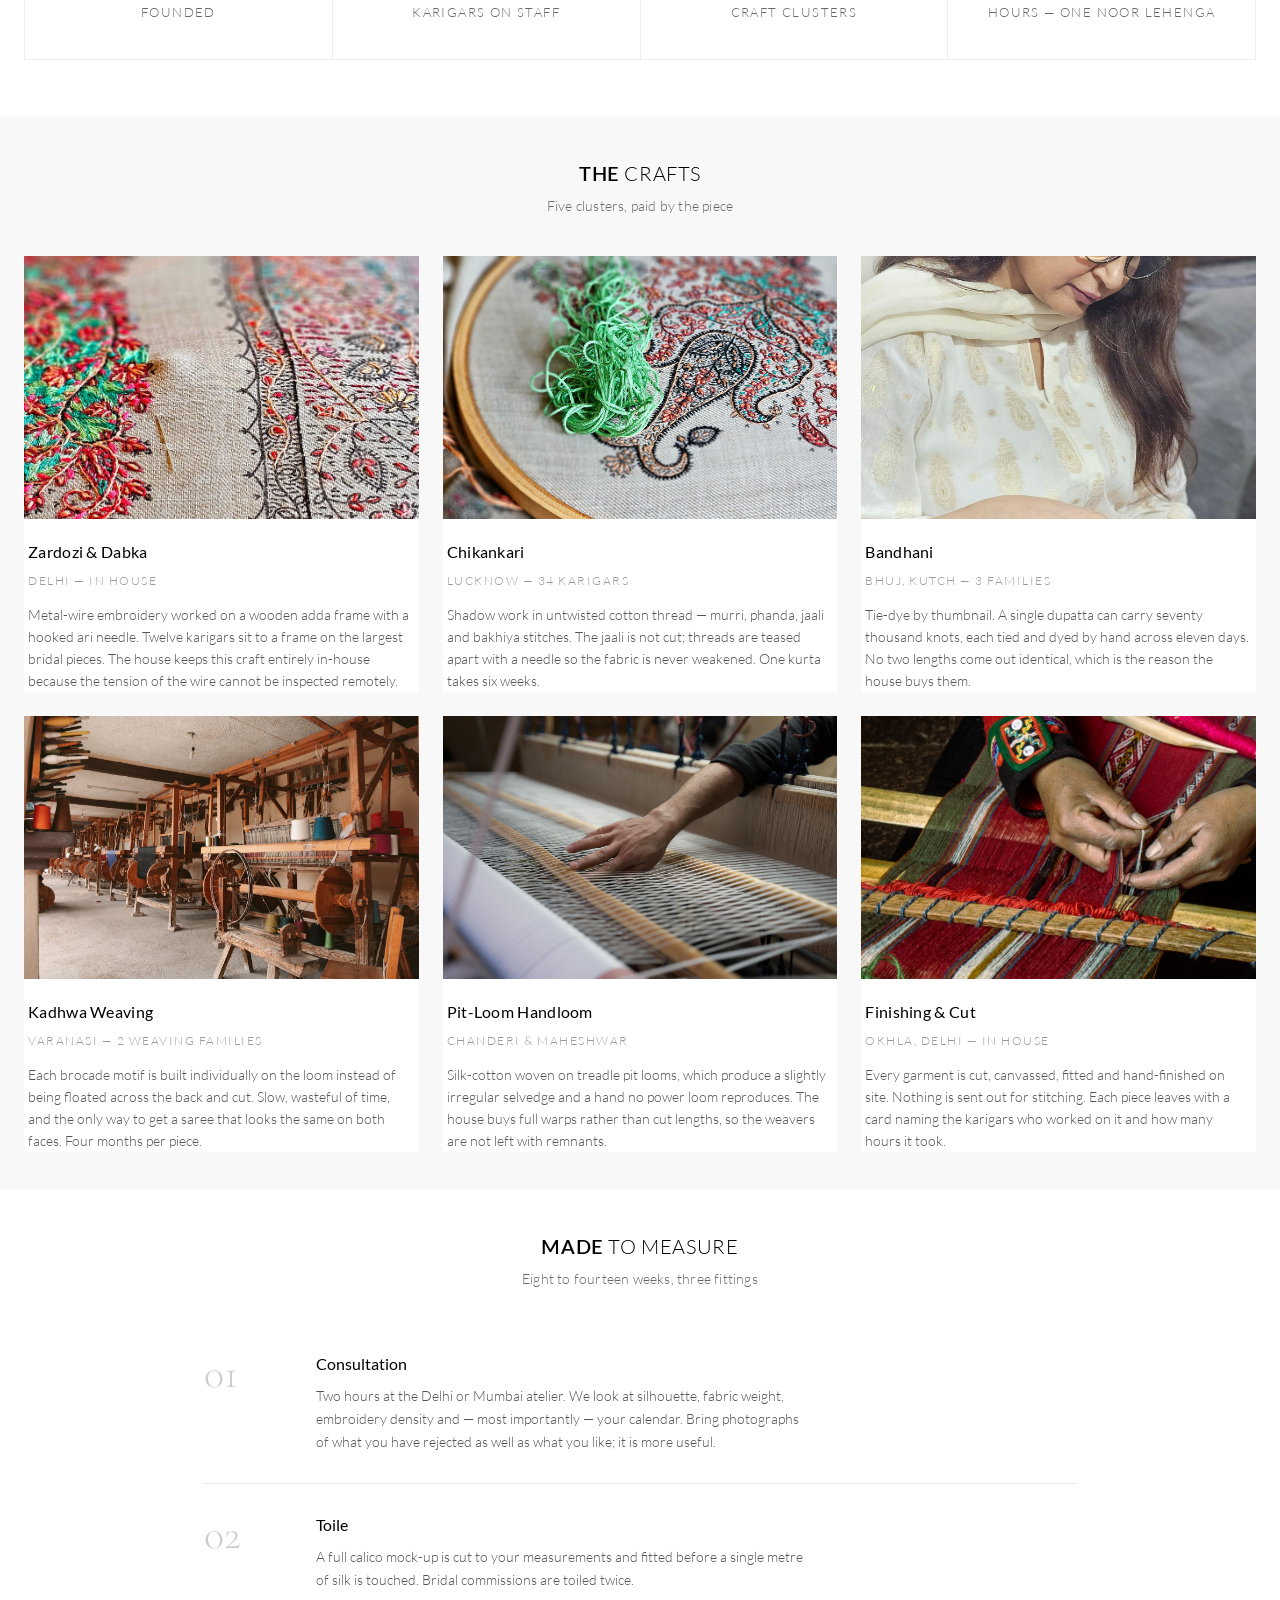
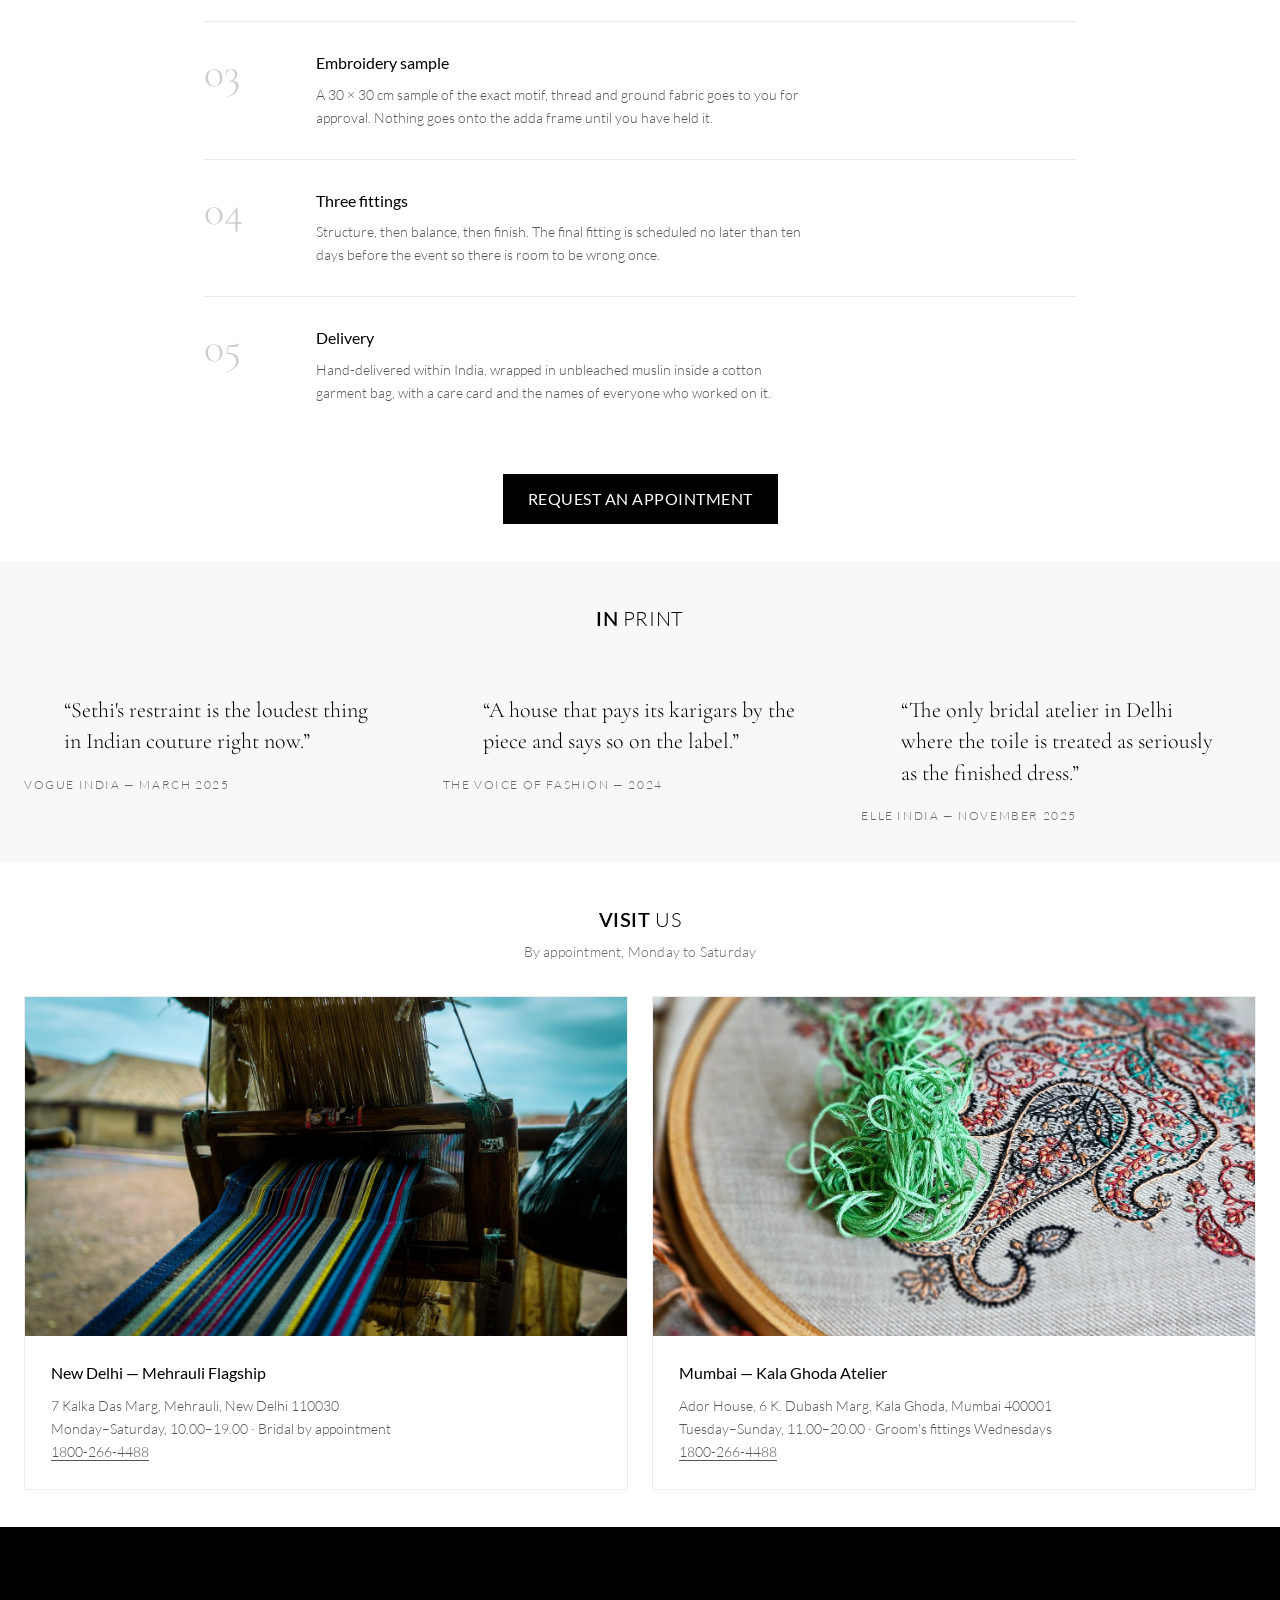
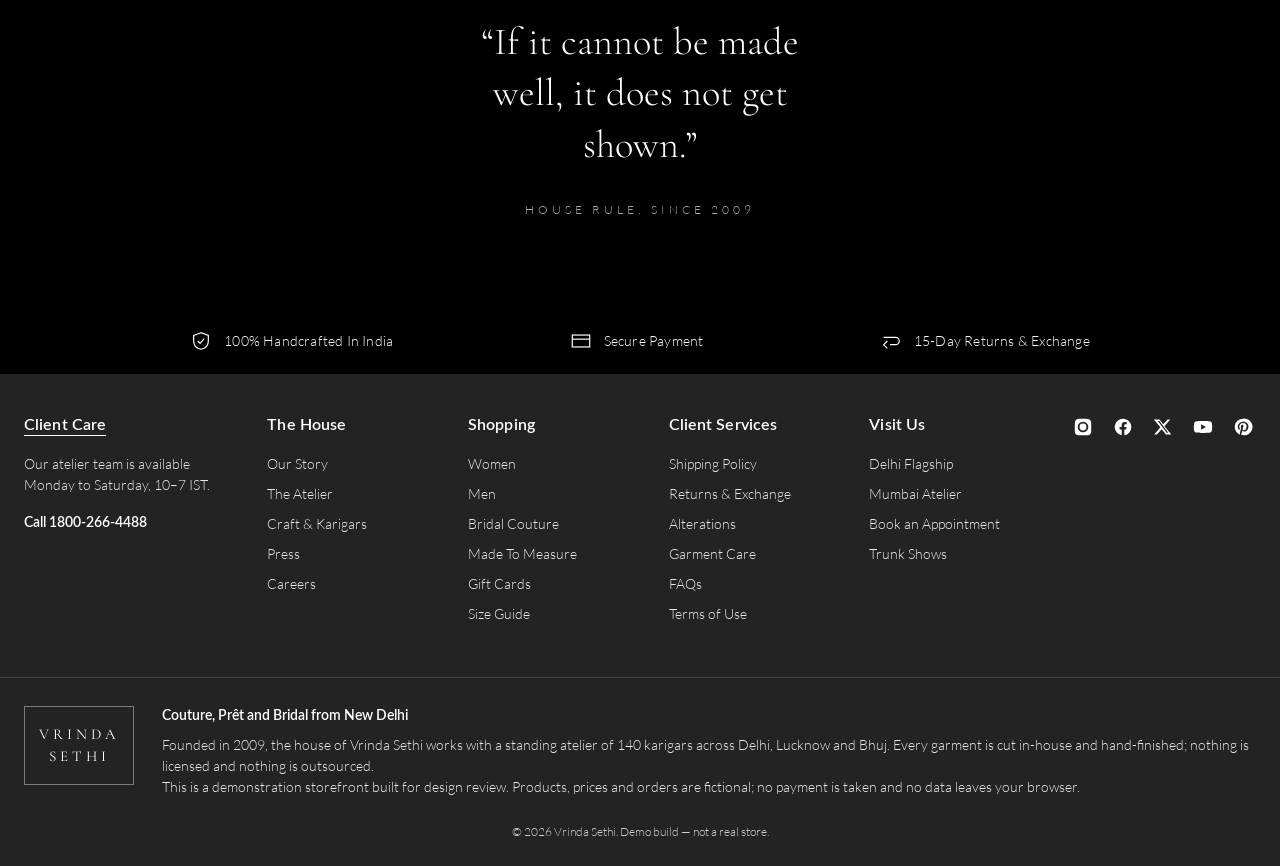
<file: vrinda-sethi/atelier.html>
<!doctype html>
<html lang="en">
<head>
<meta charset="utf-8">
<meta name="viewport" content="width=device-width, initial-scale=1">
<title>The Atelier — Vrinda Sethi</title>
<meta name="description" content="Vrinda Sethi's Delhi atelier: 140 karigars, five craft clusters, and a made-to-measure practice built on three fittings.">
<link rel="stylesheet" href="assets/css/main.css">
<style>
  /* page-local: the editorial layouts that only appear here */
  .hero--page{height:70vh;min-height:460px}
  .facts{display:grid;grid-template-columns:repeat(4,1fr);gap:1px;background:var(--line-hair);
         max-width:1500px;margin:0 auto;border:1px solid var(--line-hair)}
  .fact{background:#fff;padding:38px 26px;text-align:center}
  .fact b{display:block;font-family:Cormorant,serif;font-weight:300;font-size:46px;line-height:1;color:var(--ink)}
  .fact span{display:block;font-family:LatoLight;font-size:13px;letter-spacing:1.4px;text-transform:uppercase;
             color:var(--muted-2);margin-top:12px}
  .crafts{display:grid;grid-template-columns:repeat(3,1fr);gap:24px;padding:0 var(--gutter)}
  .craft{background:#fff}
  .craft__img{aspect-ratio:3/2;overflow:hidden}
  .craft__img img{width:100%;height:100%;object-fit:cover;transition:transform .8s cubic-bezier(.2,.7,.3,1)}
  .craft:hover .craft__img img{transform:scale(1.05)}
  .craft__body{padding:22px 4px 0}
  .craft h3{font-family:LatoRegular;font-weight:400;font-size:16px;color:var(--ink);letter-spacing:.3px}
  .craft .where{font-family:LatoLight;font-size:12px;letter-spacing:1.5px;text-transform:uppercase;color:var(--muted-3);margin:6px 0 12px}
  .craft p{font-family:LatoLight;font-size:14px;line-height:22px;color:var(--muted)}
  .steps{max-width:920px;margin:0 auto;padding:0 var(--gutter)}
  .stepline{display:grid;grid-template-columns:82px 1fr;gap:30px;padding:30px 0;border-bottom:1px solid var(--line-hair)}
  .stepline:last-child{border-bottom:0}
  .stepline b{font-family:Cormorant,serif;font-weight:300;font-size:42px;line-height:1;color:var(--line)}
  .stepline h3{font-family:LatoRegular;font-weight:400;font-size:16px;color:var(--ink);margin-bottom:8px}
  .stepline p{font-family:LatoLight;font-size:14px;line-height:23px;color:var(--muted);max-width:62ch}
  .press{display:grid;grid-template-columns:repeat(3,1fr);gap:24px;max-width:1300px;margin:0 auto;padding:0 var(--gutter)}
  .press blockquote{font-family:Cormorant,serif;font-weight:300;font-size:22px;line-height:1.42;color:var(--ink);margin-bottom:16px}
  .press cite{font-family:LatoLight;font-style:normal;font-size:12px;letter-spacing:1.6px;text-transform:uppercase;color:var(--muted-2)}
  .stores{display:grid;grid-template-columns:repeat(2,1fr);gap:24px;max-width:1300px;margin:0 auto;padding:0 var(--gutter)}
  .store{border:1px solid var(--line-hair)}
  .store img{aspect-ratio:16/9;object-fit:cover;width:100%}
  .store__b{padding:26px}
  .store h3{font-family:LatoRegular;font-weight:400;font-size:16px;color:var(--ink);margin-bottom:10px}
  .store p{font-family:LatoLight;font-size:14px;line-height:23px;color:var(--muted)}
  @media (max-width:1024px){
    .facts{grid-template-columns:1fr 1fr}
    .crafts,.press,.stores{grid-template-columns:1fr}
    .stepline{grid-template-columns:56px 1fr;gap:18px}
  }
</style>
</head>
<body>
<div id="site-header"></div>

<main>
  <!-- ======================= PAGE HERO ======================= -->
  <section class="hero hero--page">
    <div class="hero__slide is-active" style="background-image:url(assets/img/editorial/poster-atelier.jpg)">
      <video src="assets/video/atelier.mp4" poster="assets/img/editorial/poster-atelier.jpg" autoplay muted loop playsinline></video>
    </div>
    <div class="hero__copy">
      <div class="hero__eyebrow">The House</div>
      <h1 class="hero__title">The<br><em>Atelier</em></h1>
      <p class="hero__text">A-42 Okhla Phase II, New Delhi. Four rooms, a hundred and forty pairs of hands, and one rule about what gets shown.</p>
    </div>
  </section>

  <!-- ======================= THE DESIGNER ======================= -->
  <section class="split reveal" style="margin-top:0">
    <div class="split__media"><img class="portrait" src="assets/img/editorial/designer-portrait.jpg" alt="Vrinda Sethi"></div>
    <div class="split__copy">
      <div class="eyebrow">Vrinda Sethi — Founder &amp; Creative Director</div>
      <h2>“I learned to sew<br>before I learned<br>to draw.”</h2>
      <p>Vrinda grew up in the back room of her grandmother's tailoring shop off Kinari Bazaar, Chandni Chowk, watching gota-patti go onto other people's wedding clothes. She read fashion design at NIFT Delhi, spent three years cutting for a Mumbai couture house, and came back to Delhi in 2009 with four karigars, one pit loom and a workroom above a car-parts shop.</p>
      <p>The house now dresses roughly six hundred brides and grooms a year and still refuses to license its name. Vrinda approves every embroidery sample personally — a bottleneck she has been advised to remove eleven times and has not.</p>
      <p style="font-family:Cormorant,serif;font-size:24px;color:var(--ink);margin-top:26px">Vrinda Sethi</p>
    </div>
  </section>

  <!-- ======================= FACTS ======================= -->
  <section style="padding:56px 24px" class="reveal">
    <div class="facts">
      <div class="fact"><b>2009</b><span>Founded</span></div>
      <div class="fact"><b>140</b><span>Karigars on staff</span></div>
      <div class="fact"><b>5</b><span>Craft clusters</span></div>
      <div class="fact"><b>900</b><span>Hours — one Noor lehenga</span></div>
    </div>
  </section>

  <!-- ======================= THE CRAFTS ======================= -->
  <section class="section tint" id="craft">
    <div class="section-head reveal">
      <h2><b>The</b> Crafts</h2>
      <p class="sub">Five clusters, paid by the piece</p>
    </div>
    <div style="height:40px"></div>
    <div class="crafts reveal">
      <article class="craft">
        <div class="craft__img"><img src="assets/img/editorial/atelier-zardozi.jpg" alt="Zardozi frame"></div>
        <div class="craft__body">
          <h3>Zardozi &amp; Dabka</h3>
          <p class="where">Delhi — in house</p>
          <p>Metal-wire embroidery worked on a wooden adda frame with a hooked ari needle. Twelve karigars sit to a frame on the largest bridal pieces. The house keeps this craft entirely in-house because the tension of the wire cannot be inspected remotely.</p>
        </div>
      </article>
      <article class="craft">
        <div class="craft__img"><img src="assets/img/editorial/atelier-kashida.jpg" alt="Chikankari detail"></div>
        <div class="craft__body">
          <h3>Chikankari</h3>
          <p class="where">Lucknow — 34 karigars</p>
          <p>Shadow work in untwisted cotton thread — murri, phanda, jaali and bakhiya stitches. The jaali is not cut; threads are teased apart with a needle so the fabric is never weakened. One kurta takes six weeks.</p>
        </div>
      </article>
      <article class="craft">
        <div class="craft__img"><img src="assets/img/editorial/atelier-hands.jpg" alt="Karigar at work"></div>
        <div class="craft__body">
          <h3>Bandhani</h3>
          <p class="where">Bhuj, Kutch — 3 families</p>
          <p>Tie-dye by thumbnail. A single dupatta can carry seventy thousand knots, each tied and dyed by hand across eleven days. No two lengths come out identical, which is the reason the house buys them.</p>
        </div>
      </article>
      <article class="craft">
        <div class="craft__img"><img src="assets/img/editorial/loom-hall.jpg" alt="Handloom hall"></div>
        <div class="craft__body">
          <h3>Kadhwa Weaving</h3>
          <p class="where">Varanasi — 2 weaving families</p>
          <p>Each brocade motif is built individually on the loom instead of being floated across the back and cut. Slow, wasteful of time, and the only way to get a saree that looks the same on both faces. Four months per piece.</p>
        </div>
      </article>
      <article class="craft">
        <div class="craft__img"><img src="assets/img/editorial/loom-hand.jpg" alt="Handloom weaving"></div>
        <div class="craft__body">
          <h3>Pit-Loom Handloom</h3>
          <p class="where">Chanderi &amp; Maheshwar</p>
          <p>Silk-cotton woven on treadle pit looms, which produce a slightly irregular selvedge and a hand no power loom reproduces. The house buys full warps rather than cut lengths, so the weavers are not left with remnants.</p>
        </div>
      </article>
      <article class="craft">
        <div class="craft__img"><img src="assets/img/editorial/weaver.jpg" alt="Weaver"></div>
        <div class="craft__body">
          <h3>Finishing &amp; Cut</h3>
          <p class="where">Okhla, Delhi — in house</p>
          <p>Every garment is cut, canvassed, fitted and hand-finished on site. Nothing is sent out for stitching. Each piece leaves with a card naming the karigars who worked on it and how many hours it took.</p>
        </div>
      </article>
    </div>
  </section>

  <!-- ======================= MADE TO MEASURE ======================= -->
  <section class="section" id="mtm">
    <div class="section-head reveal">
      <h2><b>Made</b> To Measure</h2>
      <p class="sub">Eight to fourteen weeks, three fittings</p>
    </div>
    <div style="height:34px"></div>
    <div class="steps reveal">
      <div class="stepline"><b>01</b><div><h3>Consultation</h3>
        <p>Two hours at the Delhi or Mumbai atelier. We look at silhouette, fabric weight, embroidery density and — most importantly — your calendar. Bring photographs of what you have rejected as well as what you like; it is more useful.</p></div></div>
      <div class="stepline"><b>02</b><div><h3>Toile</h3>
        <p>A full calico mock-up is cut to your measurements and fitted before a single metre of silk is touched. Bridal commissions are toiled twice.</p></div></div>
      <div class="stepline"><b>03</b><div><h3>Embroidery sample</h3>
        <p>A 30 × 30 cm sample of the exact motif, thread and ground fabric goes to you for approval. Nothing goes onto the adda frame until you have held it.</p></div></div>
      <div class="stepline"><b>04</b><div><h3>Three fittings</h3>
        <p>Structure, then balance, then finish. The final fitting is scheduled no later than ten days before the event so there is room to be wrong once.</p></div></div>
      <div class="stepline"><b>05</b><div><h3>Delivery</h3>
        <p>Hand-delivered within India, wrapped in unbleached muslin inside a cotton garment bag, with a care card and the names of everyone who worked on it.</p></div></div>
    </div>
    <div style="text-align:center;padding-top:40px">
      <button class="btn btn--black btn--lg" id="bookBtn">Request an appointment</button>
    </div>
  </section>

  <!-- ======================= PRESS ======================= -->
  <section class="section tint" id="press">
    <div class="section-head reveal"><h2><b>In</b> Print</h2></div>
    <div style="height:40px"></div>
    <div class="press reveal">
      <div><blockquote>“Sethi's restraint is the loudest thing in Indian couture right now.”</blockquote><cite>Vogue India — March 2025</cite></div>
      <div><blockquote>“A house that pays its karigars by the piece and says so on the label.”</blockquote><cite>The Voice of Fashion — 2024</cite></div>
      <div><blockquote>“The only bridal atelier in Delhi where the toile is treated as seriously as the finished dress.”</blockquote><cite>Elle India — November 2025</cite></div>
    </div>
  </section>

  <!-- ======================= VISIT ======================= -->
  <section class="section" id="visit">
    <div class="section-head reveal">
      <h2><b>Visit</b> Us</h2>
      <p class="sub">By appointment, Monday to Saturday</p>
    </div>
    <div style="height:34px"></div>
    <div class="stores reveal">
      <article class="store">
        <img src="assets/img/editorial/handloom.jpg" alt="Delhi flagship">
        <div class="store__b">
          <h3>New Delhi — Mehrauli Flagship</h3>
          <p>7 Kalka Das Marg, Mehrauli, New Delhi 110030<br>
             Monday–Saturday, 10.00–19.00 · Bridal by appointment<br>
             <a class="link-u" href="tel:1800-266-4488">1800-266-4488</a></p>
        </div>
      </article>
      <article class="store">
        <img src="assets/img/editorial/atelier-kashida.jpg" alt="Mumbai atelier">
        <div class="store__b">
          <h3>Mumbai — Kala Ghoda Atelier</h3>
          <p>Ador House, 6 K. Dubash Marg, Kala Ghoda, Mumbai 400001<br>
             Tuesday–Sunday, 11.00–20.00 · Groom's fittings Wednesdays<br>
             <a class="link-u" href="tel:1800-266-4488">1800-266-4488</a></p>
        </div>
      </article>
    </div>
  </section>

  <!-- ======================= QUOTE ======================= -->
  <section class="quote reveal">
    <blockquote>“If it cannot be made well, it does not get shown.”</blockquote>
    <cite>House rule, since 2009</cite>
  </section>
</main>

<div id="site-footer"></div>

<script src="assets/js/data.js"></script>
<script src="assets/js/app.js"></script>
<script>
document.getElementById("bookBtn").onclick = () => openModal(`
  <h3>Request an appointment</h3>
  <p class="lead" style="margin-top:12px">Tell us the occasion and the date. The atelier team calls back within one working day.</p>
  <div class="field"><label>Name</label><input placeholder="Your name"></div>
  <div class="field"><label>Phone</label><input placeholder="Mobile number" maxlength="10" inputmode="numeric"></div>
  <div class="field"><label>Atelier</label><select><option>New Delhi — Mehrauli</option><option>Mumbai — Kala Ghoda</option></select></div>
  <div class="field"><label>Occasion</label><select><option>Bridal</option><option>Groom</option><option>Trousseau</option><option>Festive / other</option></select></div>
  <div class="field"><label>Event date</label><input type="date"></div>
  <button class="btn btn--black btn--block" id="bookGo">Request appointment</button>
  <p class="lead" style="margin:14px 0 0;font-size:12px">Demo build — nothing is submitted anywhere.</p>`);

document.addEventListener("click", e => {
  if (e.target.id === "bookGo") {
    document.querySelector(".modal__x").click();
    toast("Request noted — the atelier will call you back");
  }
});

mountShell("atelier");
</script>
</body>
</html>
</file>
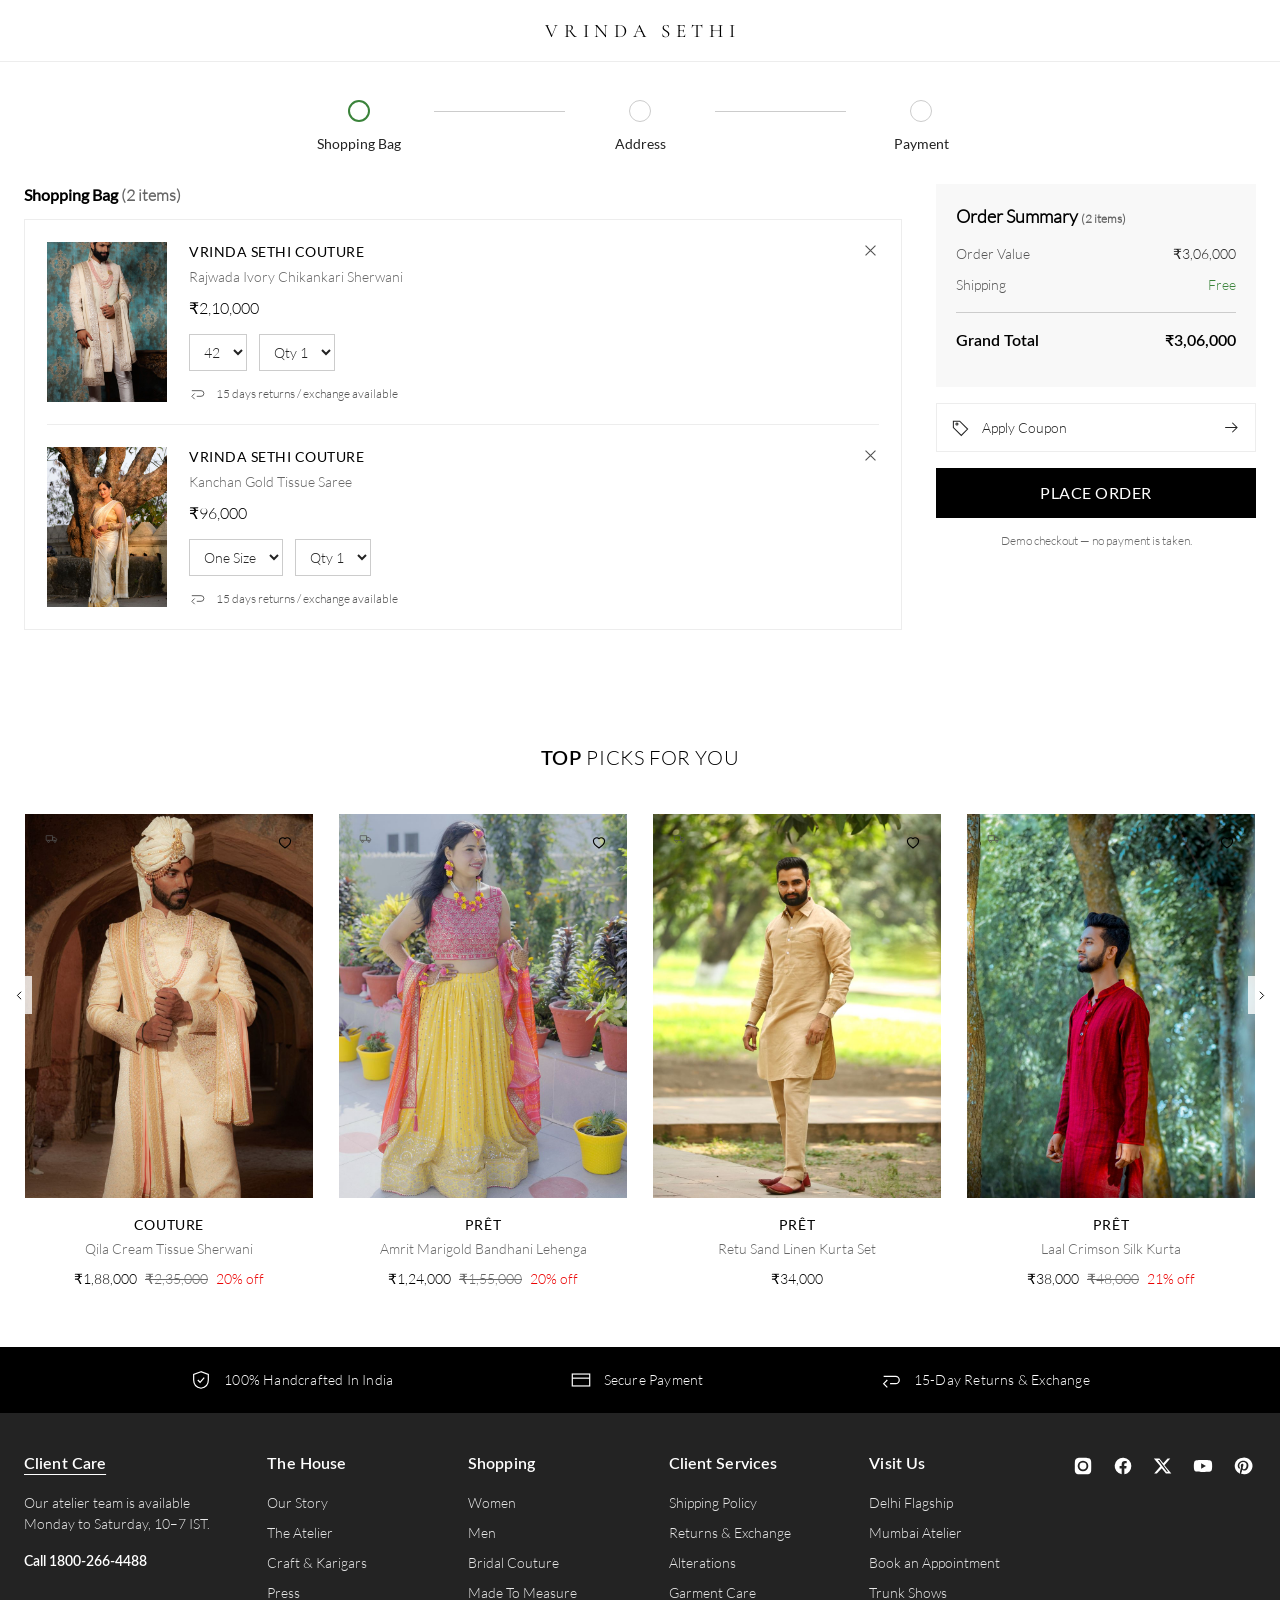
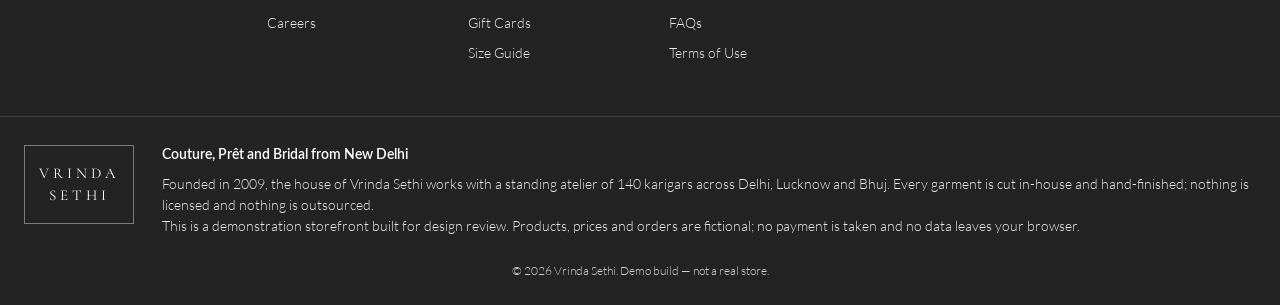
<file: vrinda-sethi/bag.html>
<!doctype html>
<html lang="en">
<head>
<meta charset="utf-8">
<meta name="viewport" content="width=device-width, initial-scale=1">
<title>Shopping Bag — Vrinda Sethi</title>
<link rel="stylesheet" href="assets/css/main.css">
</head>
<body class="checkout">

<header class="mini-hdr">
  <a href="index.html" class="wordmark" style="font-size:19px">VRINDA SETHI</a>
</header>

<main>
  <div class="stepper" id="stepper"></div>
  <div class="co">
    <div id="left"></div>
    <aside id="right"></aside>
  </div>

  <section class="section" id="picks-wrap">
    <div class="section-head"><h2><b>Top</b> Picks For You</h2></div>
    <div id="picks"></div>
  </section>
</main>

<div id="site-footer"></div>

<script src="assets/js/data.js"></script>
<script src="assets/js/app.js"></script>
<script>
/* ==========================================================================
   Three-step checkout on one page: Shopping Bag → Address → Payment
   ========================================================================== */
/* ?step=2|3 deep-links a checkout stage (handy for review; harmless otherwise) */
let step = Math.min(3, Math.max(1, +qs("step") || 1));
let coupon = null;
const COUPONS = { "VS10": { pct: 10, label: "10% off" }, "ATELIER": { pct: 15, label: "15% atelier preview" } };

/* ---------------- Stepper ---------------- */
function paintStepper(){
  const labels = ["Shopping Bag", "Address", "Payment"];
  document.getElementById("stepper").innerHTML = labels.map((l, i) => {
    const n = i + 1;
    const cls = n < step ? "done" : n === step ? "current" : "";
    return `${i ? `<div class="step__line ${n <= step ? "done" : ""}"></div>` : ""}
      <div class="step ${cls}"><div class="step__dot">${n < step ? I.tick : ""}</div><span>${l}</span></div>`;
  }).join("");
}

/* ---------------- Summary panel ---------------- */
function paintSummary(){
  const t = Cart.totals();
  const n = Cart.count();
  const disc = coupon ? Math.round(t.value * COUPONS[coupon].pct / 100) : 0;
  const grand = t.value - disc + t.ship;

  document.getElementById("right").innerHTML = !n ? "" : `
    <div class="summary">
      <h3>Order Summary <span>(${n} ${n === 1 ? "item" : "items"})</span></h3>
      <dl>
        <dt>Order Value</dt><dd>${inr(t.value)}</dd>
        ${t.saved ? `<dt>Savings</dt><dd class="free">− ${inr(t.saved)}</dd>` : ""}
        ${disc ? `<dt>Coupon (${coupon})</dt><dd class="free">− ${inr(disc)}</dd>` : ""}
        <dt>Shipping</dt><dd class="${t.ship ? "" : "free"}">${t.ship ? inr(t.ship) : "Free"}</dd>
        <div class="rule"></div>
        <dt class="total">Grand Total</dt><dd class="total">${inr(grand)}</dd>
      </dl>
    </div>
    <button class="coupon" id="couponBtn">${I.tag}<span>${coupon ? `Coupon ${coupon} applied` : "Apply Coupon"}</span>${I.arrowR}</button>
    <button class="btn btn--black btn--lg btn--block" style="margin-top:16px" id="cta">
      ${step === 1 ? "Place Order" : step === 2 ? "Continue To Payment" : "Pay " + inr(grand)}
    </button>
    <p style="font-family:LatoLight;font-size:12px;color:var(--muted-2);margin-top:14px;text-align:center">
      Demo checkout — no payment is taken.</p>`;

  const cb = document.getElementById("couponBtn");
  if (cb) cb.onclick = openCoupon;
  const cta = document.getElementById("cta");
  if (cta) cta.onclick = advance;
}

function openCoupon(){
  const close = openModal(`<h3>Apply a coupon</h3>
    <p class="lead" style="margin-top:12px">Try <b>VS10</b> or <b>ATELIER</b>.</p>
    <div class="field"><input id="cin" placeholder="Enter coupon code" style="text-transform:uppercase"></div>
    <p class="msg" id="cmsg" style="display:none;color:var(--sale-2);font-family:LatoLight;font-size:12px;margin:-8px 0 12px"></p>
    <button class="btn btn--black btn--block" id="capply">Apply</button>
    ${coupon ? `<button class="btn btn--white btn--block" style="margin-top:10px" id="cclear">Remove ${coupon}</button>` : ""}`);
  document.getElementById("capply").onclick = () => {
    const v = document.getElementById("cin").value.trim().toUpperCase();
    if (COUPONS[v]) { coupon = v; close(); paintSummary(); toast(`Coupon applied — ${COUPONS[v].label}`); }
    else { const m = document.getElementById("cmsg"); m.style.display = "block"; m.textContent = "That code isn't valid."; }
  };
  const cc = document.getElementById("cclear");
  if (cc) cc.onclick = () => { coupon = null; close(); paintSummary(); toast("Coupon removed"); };
}

/* ---------------- Step 1 — the bag ---------------- */
function paintBag(){
  const lines = Cart.all();
  // an empty bag has no summary column — let the panel use the full width
  document.querySelector(".co").style.gridTemplateColumns = lines.length ? "" : "1fr";
  if (!lines.length) {
    document.getElementById("left").innerHTML = `
      <div class="co__panel" style="text-align:center;padding:70px 22px">
        <p style="font-family:LatoLight;font-size:16px;color:var(--muted);margin-bottom:24px">Your shopping bag is empty.</p>
        <a class="btn btn--black" href="women.html">Shop Women</a>
        <a class="btn btn--white" href="men.html" style="margin-left:10px">Shop Men</a>
      </div>`;
    return;
  }

  document.getElementById("left").innerHTML = `
    <h2 style="margin:0 0 12px">Shopping Bag <span class="n">(${Cart.count()} ${Cart.count() === 1 ? "item" : "items"})</span></h2>
    <div class="co__panel" style="padding:0 22px">
      ${lines.map((l, i) => {
        const p = byId(l.id); if (!p) return "";
        const d = discountPct(p);
        return `<div class="bagitem">
          <a class="bagitem__img" href="product.html?id=${p.id}"><img src="${img(p.images[0])}" alt=""></a>
          <div>
            <a class="bagitem__brand" href="product.html?id=${p.id}">${p.line}</a>
            <div class="bagitem__name">${p.name}</div>
            <div class="bagitem__price">${inr(p.price)}
              ${d ? `<span style="color:var(--muted-2);text-decoration:line-through;margin-left:8px">${inr(p.mrp)}</span>
                     <span style="color:var(--sale-2);margin-left:6px">${d}% off</span>` : ""}</div>
            <div class="bagitem__ctrls">
              <select data-size-of="${i}">${p.sizes.map(s =>
                `<option ${s === l.size ? "selected" : ""} ${p.stock[s] ? "" : "disabled"}>${s}</option>`).join("")}</select>
              <select data-qty-of="${i}">${[1,2,3,4,5].map(q =>
                `<option value="${q}" ${q === l.qty ? "selected" : ""}>Qty ${q}</option>`).join("")}</select>
            </div>
            <div class="bagitem__note">${I.ret}<span>15 days returns / exchange available</span></div>
          </div>
          <button class="bagitem__x" data-rm="${i}" aria-label="Remove">${I.x}</button>
        </div>`;
      }).join("")}
    </div>`;
}

/* ---------------- Step 2 — address ---------------- */
function addrPanel(){
  const saved = readJSON(ADDR_KEY, null);
  return `
    <h2 style="margin:0 0 12px">Delivery Address</h2>
    <div class="co__panel">
      <div class="grid-f">
        <div class="field"><label>Full Name *</label><input id="a_name" value="${saved?.name || ""}"><span class="msg">Required</span></div>
        <div class="field"><label>Mobile Number *</label><input id="a_phone" maxlength="10" inputmode="numeric" value="${saved?.phone || ""}"><span class="msg">Enter 10 digits</span></div>
      </div>
      <div class="field"><label>Address — House, Street, Area *</label><input id="a_line" value="${saved?.line || ""}"><span class="msg">Required</span></div>
      <div class="grid-f">
        <div class="field"><label>Pincode *</label><input id="a_pin" maxlength="6" inputmode="numeric" value="${saved?.pin || ""}"><span class="msg">Enter 6 digits</span></div>
        <div class="field"><label>City *</label><input id="a_city" value="${saved?.city || ""}"><span class="msg">Required</span></div>
      </div>
      <div class="grid-f">
        <div class="field"><label>State *</label>
          <select id="a_state">${["Delhi","Maharashtra","Karnataka","Tamil Nadu","West Bengal","Telangana","Gujarat","Rajasthan","Punjab","Uttar Pradesh"]
            .map(s => `<option ${saved?.state === s ? "selected" : ""}>${s}</option>`).join("")}</select></div>
        <div class="field"><label>Address Type</label>
          <select id="a_type"><option>Home</option><option ${saved?.type === "Office" ? "selected" : ""}>Office</option></select></div>
      </div>
    </div>
    ${bagRecap()}`;
}

/* ---------------- Step 3 — payment ---------------- */
function payPanel(){
  const a = readJSON(ADDR_KEY, {});
  return `
    <h2 style="margin:0 0 12px">Delivering To</h2>
    <div class="co__panel" style="display:flex;justify-content:space-between;gap:18px;align-items:flex-start">
      <div style="font-family:LatoLight;font-size:14px;line-height:22px;color:var(--muted)">
        <b style="font-family:LatoRegular;color:var(--ink);display:block;margin-bottom:4px">${a.name || ""} · ${a.type || "Home"}</b>
        ${a.line || ""}<br>${a.city || ""}, ${a.state || ""} — ${a.pin || ""}<br>Mobile ${a.phone || ""}
      </div>
      <button class="btn btn--white" id="editAddr" style="padding:8px 16px;flex:none">Change</button>
    </div>

    <h2 style="margin:24px 0 12px">Payment Method</h2>
    <div class="co__panel">
      <label class="payopt is-on"><input type="radio" name="pay" value="upi" checked>
        <span><b>UPI</b><small>GPay, PhonePe, Paytm and any BHIM-UPI app</small></span></label>
      <label class="payopt"><input type="radio" name="pay" value="card">
        <span><b>Credit / Debit Card</b><small>Visa, Mastercard, RuPay, Amex</small></span></label>
      <label class="payopt"><input type="radio" name="pay" value="nb">
        <span><b>Net Banking</b><small>All major Indian banks</small></span></label>
      <label class="payopt"><input type="radio" name="pay" value="cod">
        <span><b>Cash On Delivery</b><small>Available on prêt under ₹1,00,000</small></span></label>

      <div id="payFields" style="margin-top:20px"></div>
    </div>
    ${bagRecap()}`;
}

function bagRecap(){
  const lines = Cart.all();
  return `<h2 style="margin:24px 0 12px">Shopping Bag <span class="n">(${Cart.count()} ${Cart.count() === 1 ? "item" : "items"})</span></h2>
    <div class="co__panel" style="padding:0 22px">
      ${lines.map(l => { const p = byId(l.id); if (!p) return "";
        return `<div class="bagitem">
          <div class="bagitem__img"><img src="${img(p.images[0])}" alt=""></div>
          <div><div class="bagitem__brand">${p.line}</div>
            <div class="bagitem__name">${p.name}</div>
            <div class="bagitem__price">${inr(p.price)}</div>
            <div class="bagitem__name" style="margin-top:8px">Size ${l.size} · Qty ${l.qty}</div></div>
          <div></div></div>`; }).join("")}
    </div>`;
}

const PAY_FIELDS = {
  upi:  `<div class="field"><label>UPI ID</label><input placeholder="yourname@bank"></div>`,
  card: `<div class="field"><label>Card Number</label><input placeholder="0000 0000 0000 0000" maxlength="19"></div>
         <div class="grid-f"><div class="field"><label>Expiry</label><input placeholder="MM / YY" maxlength="7"></div>
         <div class="field"><label>CVV</label><input placeholder="•••" maxlength="4" type="password"></div></div>
         <div class="field"><label>Name On Card</label><input placeholder="As printed"></div>`,
  nb:   `<div class="field"><label>Select Bank</label><select><option>HDFC Bank</option><option>ICICI Bank</option><option>State Bank of India</option><option>Axis Bank</option><option>Kotak Mahindra</option></select></div>`,
  cod:  `<p style="font-family:LatoLight;font-size:14px;color:var(--muted);line-height:22px">Pay the courier on delivery by cash or UPI. A ₹200 handling fee applies to cash-on-delivery orders over ₹50,000.</p>`
};

/* ---------------- Flow ---------------- */
function paint(){
  paintStepper();
  if (step === 1) paintBag();
  if (step === 2) document.getElementById("left").innerHTML = addrPanel();
  if (step === 3) {
    document.getElementById("left").innerHTML = payPanel();
    document.getElementById("payFields").innerHTML = PAY_FIELDS.upi;
    document.getElementById("editAddr").onclick = () => { step = 2; paint(); };
  }
  paintSummary();
  window.scrollTo({ top: 0, behavior: "smooth" });
}

function validAddress(){
  const f = [
    ["a_name",  v => v.trim().length > 1],
    ["a_phone", v => v.replace(/\D/g, "").length === 10],
    ["a_line",  v => v.trim().length > 5],
    ["a_pin",   v => v.replace(/\D/g, "").length === 6],
    ["a_city",  v => v.trim().length > 1]
  ];
  let ok = true;
  f.forEach(([id, test]) => {
    const el = document.getElementById(id);
    const good = test(el.value);
    el.closest(".field").classList.toggle("err", !good);
    if (!good) ok = false;
  });
  if (ok) {
    writeJSON(ADDR_KEY, {
      name: a_name.value.trim(), phone: a_phone.value, line: a_line.value.trim(),
      pin: a_pin.value, city: a_city.value.trim(), state: a_state.value, type: a_type.value
    });
  } else toast("Please complete the highlighted fields");
  return ok;
}

function advance(){
  if (!Cart.count()) { toast("Your bag is empty"); return; }
  if (step === 1) { step = 2; paint(); return; }
  if (step === 2) { if (validAddress()) { step = 3; paint(); } return; }

  // step 3 — place the order
  const t = Cart.totals();
  const disc = coupon ? Math.round(t.value * COUPONS[coupon].pct / 100) : 0;
  const method = document.querySelector('input[name="pay"]:checked').value;
  const order = {
    id: "VS" + Date.now().toString().slice(-8),
    at: new Date().toISOString(),
    lines: Cart.all().map(l => ({ ...l, name: byId(l.id).name, price: byId(l.id).price, image: byId(l.id).images[0] })),
    total: t.value - disc + t.ship,
    method, address: readJSON(ADDR_KEY, {})
  };
  writeJSON(ORDER_KEY, order);

  const btn = document.getElementById("cta");
  btn.textContent = "Processing…"; btn.classList.add("is-disabled");
  setTimeout(() => { Cart.clear(); location.href = "order.html"; }, 1100);
}

/* ---------------- Events ---------------- */
document.addEventListener("change", e => {
  const q = e.target.closest("[data-qty-of]");
  if (q) { Cart.setQty(+q.dataset.qtyOf, +q.value); paint(); toast("Bag updated"); }
  const s = e.target.closest("[data-size-of]");
  if (s) { Cart.setSize(+s.dataset.sizeOf, s.value); toast("Size updated"); }
  if (e.target.name === "pay") {
    document.querySelectorAll(".payopt").forEach(o => o.classList.toggle("is-on", o.contains(e.target)));
    document.getElementById("payFields").innerHTML = PAY_FIELDS[e.target.value];
  }
});
document.addEventListener("click", e => {
  const r = e.target.closest("[data-rm]");
  if (r) { Cart.remove(+r.dataset.rm); paint(); toast("Removed from bag"); }
});

/* ---------------- Boot ---------------- */
document.getElementById("picks").innerHTML = `<div class="rail" style="padding:41px 24px 0">
  <button class="rail__arrow" data-dir="prev" aria-label="Previous">${I.chevL}</button>
  <div class="rail__track">${[...PRODUCTS].sort(() => Math.random() - .5).slice(0, 8).map(p => cardHTML(p)).join("")}</div>
  <button class="rail__arrow" data-dir="next" aria-label="Next">${I.chevR}</button></div>`;

paint();
mountShell("bag");
</script>
</body>
</html>
</file>
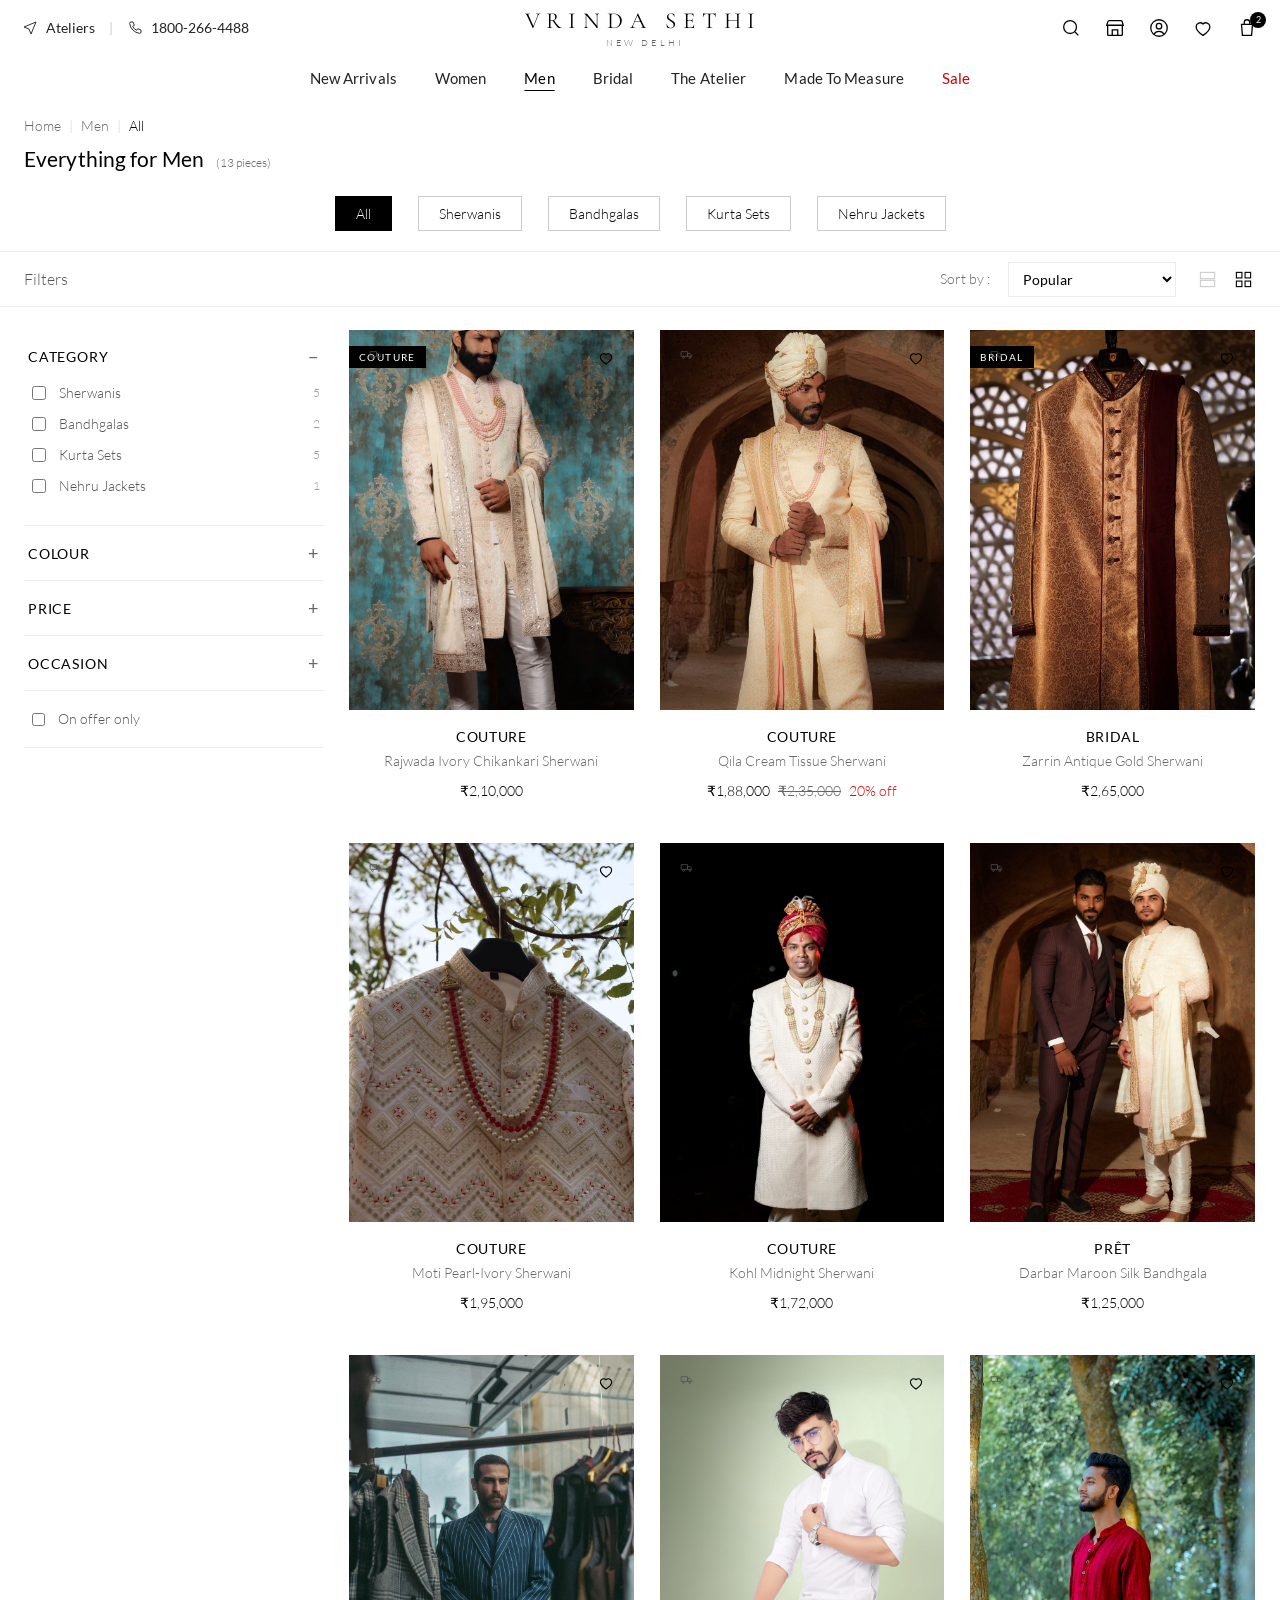
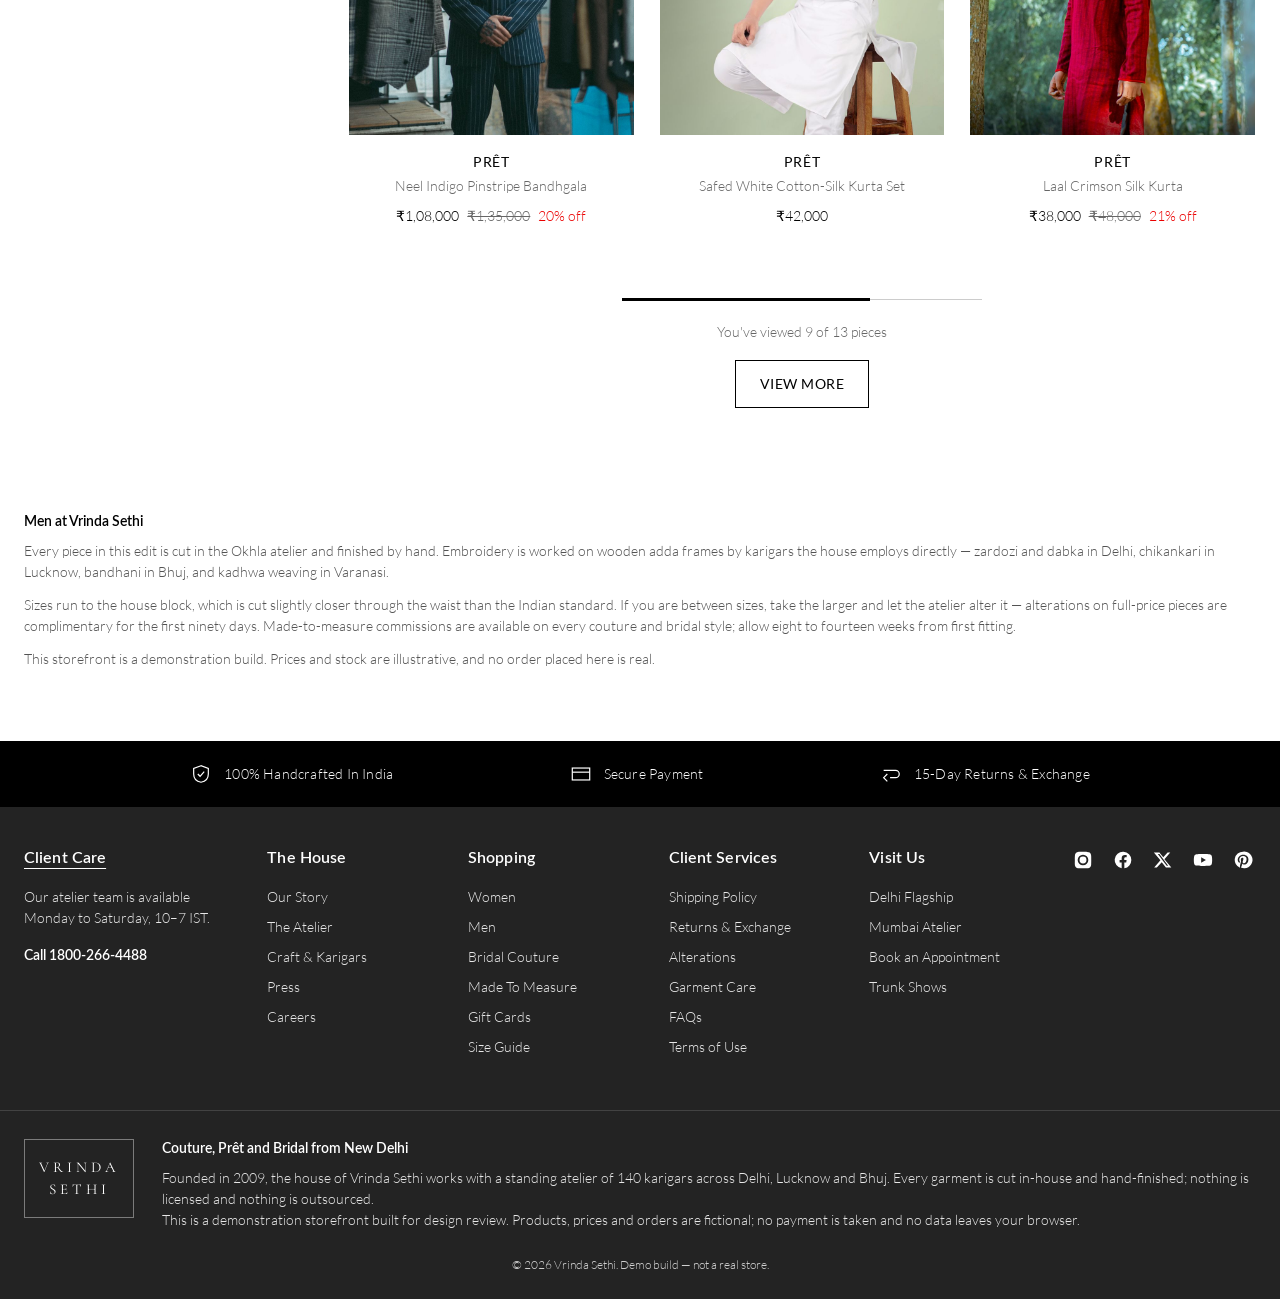
<file: vrinda-sethi/men.html>
<!doctype html>
<html lang="en">
<head>
<meta charset="utf-8">
<meta name="viewport" content="width=device-width, initial-scale=1">
<title>Men — Vrinda Sethi</title>
<meta name="description" content="Sherwanis, bandhgalas, kurta sets and Nehru jackets, hand-made in the Vrinda Sethi atelier.">
<link rel="stylesheet" href="assets/css/main.css">
</head>
<body data-cat="men">
<div id="site-header"></div>

<main>
  <nav class="crumb" id="crumb"></nav>
  <div class="plp__head" id="plpHead"></div>
  <div class="chips" id="chips"></div>

  <div class="filterbar">
    <div class="filterbar__l" id="filterToggle">Filters</div>
    <div></div>
    <div class="filterbar__r">
      <label for="sortSel">Sort by :</label>
      <select id="sortSel">
        <option value="popular">Popular</option>
        <option value="new">Newest First</option>
        <option value="low">Price — Low to High</option>
        <option value="high">Price — High to Low</option>
        <option value="disc">Discount</option>
      </select>
      <div class="viewtoggle">
        <button data-cols="2" aria-label="Two columns"><svg viewBox="0 0 24 24"><rect x="3" y="3" width="18" height="8"/><rect x="3" y="13" width="18" height="8"/></svg></button>
        <button data-cols="3" class="is-on" aria-label="Three columns"><svg viewBox="0 0 24 24"><rect x="3" y="3" width="7" height="7"/><rect x="14" y="3" width="7" height="7"/><rect x="3" y="14" width="7" height="7"/><rect x="14" y="14" width="7" height="7"/></svg></button>
      </div>
    </div>
  </div>

  <div class="plp">
    <aside class="facets" id="facets"></aside>
    <div class="plp__grid">
      <div id="grid" class="grid-3"></div>
      <div class="plp__more" id="more"></div>
    </div>
  </div>

  <section class="plp__seo" id="seo"></section>
</main>

<div id="site-footer"></div>

<script src="assets/js/data.js"></script>
<script src="assets/js/app.js"></script>
<script src="assets/js/plp.js"></script>
</body>
</html>
</file>
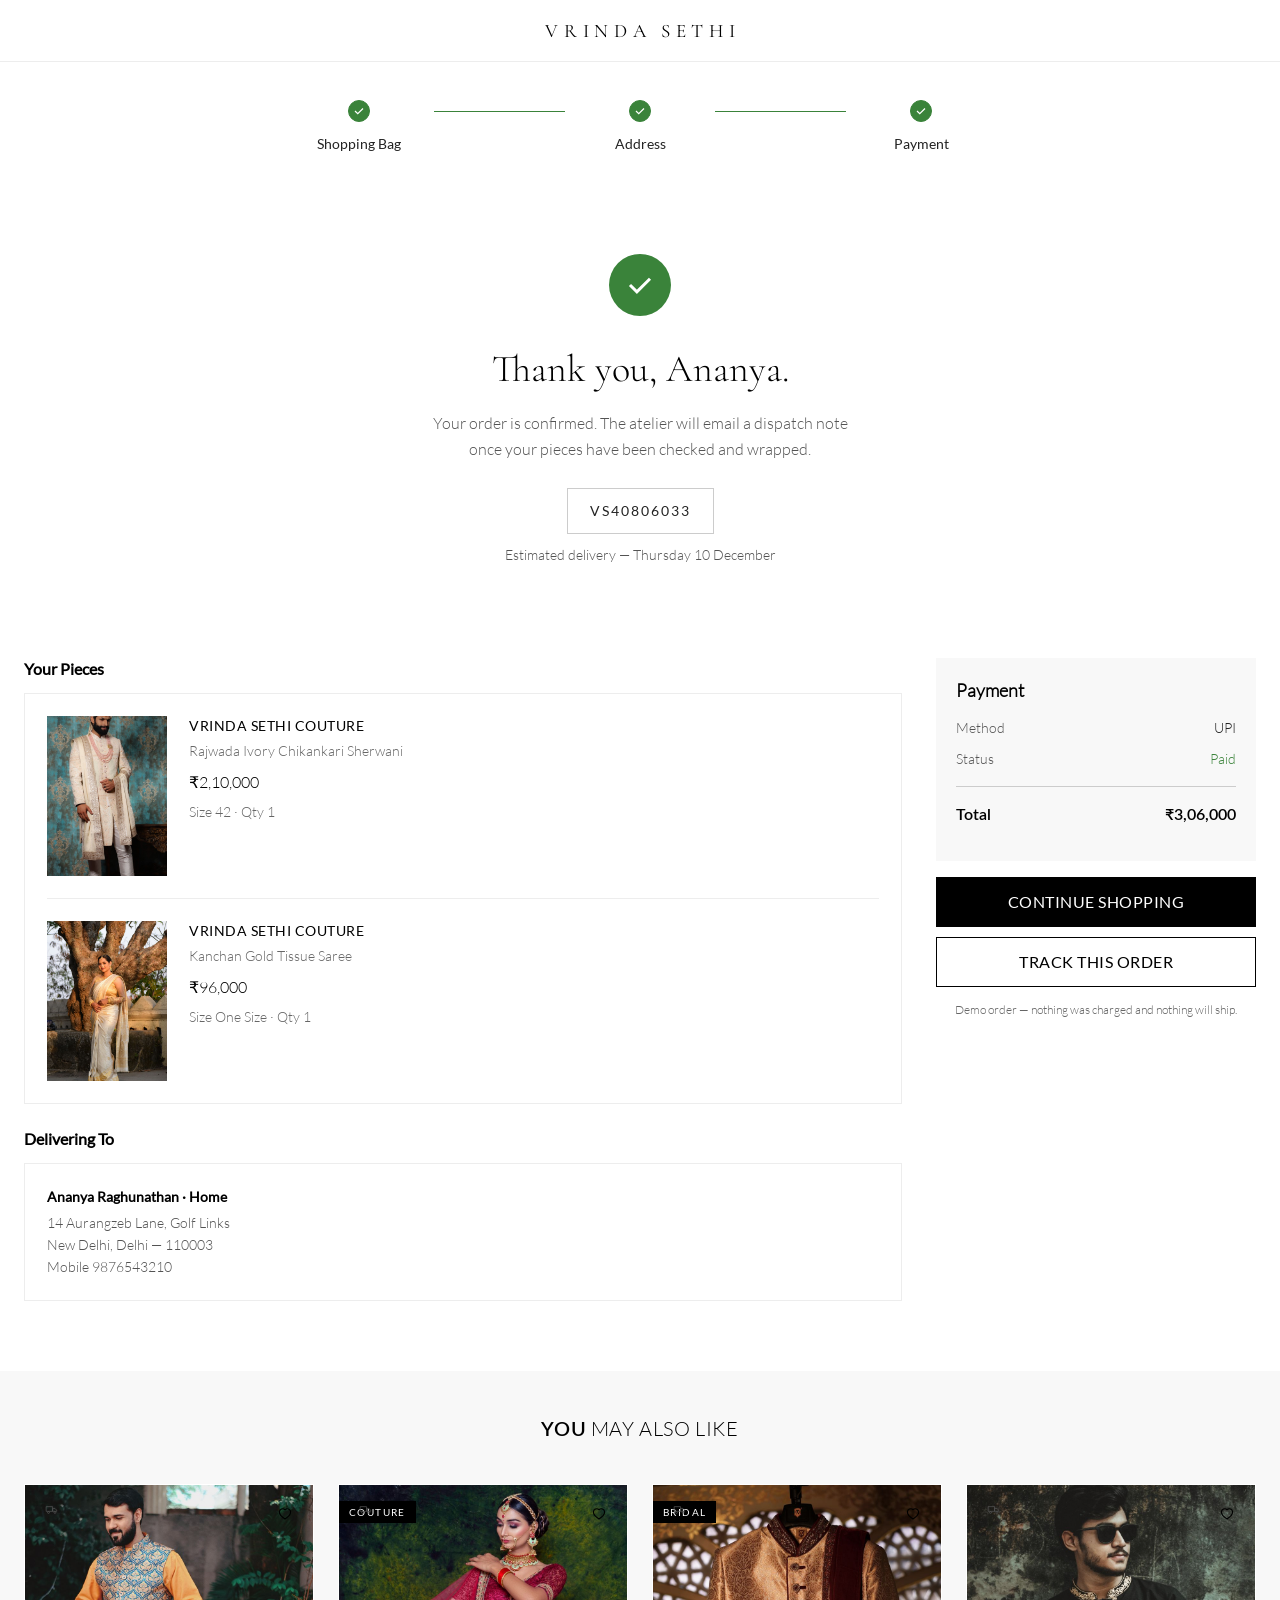
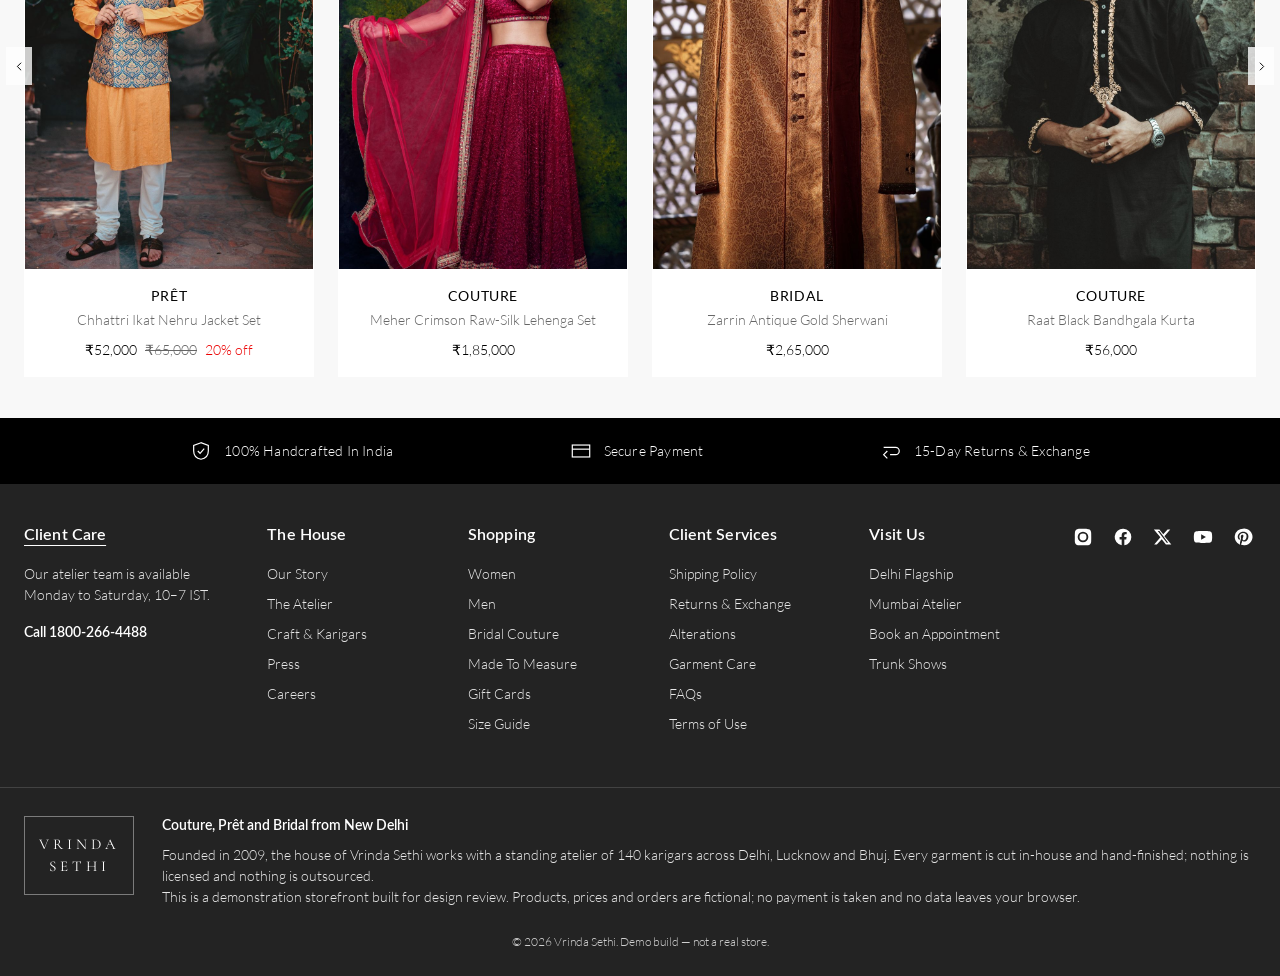
<file: vrinda-sethi/order.html>
<!doctype html>
<html lang="en">
<head>
<meta charset="utf-8">
<meta name="viewport" content="width=device-width, initial-scale=1">
<title>Order Confirmed — Vrinda Sethi</title>
<link rel="stylesheet" href="assets/css/main.css">
</head>
<body class="checkout">

<header class="mini-hdr">
  <a href="index.html" class="wordmark" style="font-size:19px">VRINDA SETHI</a>
</header>

<main>
  <div class="stepper">
    <div class="step done"><div class="step__dot"><svg viewBox="0 0 24 24" fill="none" stroke="#fff" stroke-width="2.4"><path d="m4 12 5.5 5.5L20 7"/></svg></div><span>Shopping Bag</span></div>
    <div class="step__line done"></div>
    <div class="step done"><div class="step__dot"><svg viewBox="0 0 24 24" fill="none" stroke="#fff" stroke-width="2.4"><path d="m4 12 5.5 5.5L20 7"/></svg></div><span>Address</span></div>
    <div class="step__line done"></div>
    <div class="step done"><div class="step__dot"><svg viewBox="0 0 24 24" fill="none" stroke="#fff" stroke-width="2.4"><path d="m4 12 5.5 5.5L20 7"/></svg></div><span>Payment</span></div>
  </div>

  <div id="body"></div>

  <section class="section tint">
    <div class="section-head"><h2><b>You</b> May Also Like</h2></div>
    <div id="more"></div>
  </section>
</main>

<div id="site-footer"></div>

<script src="assets/js/data.js"></script>
<script src="assets/js/app.js"></script>
<script>
const o = readJSON(ORDER_KEY, null);
const METHOD = { upi: "UPI", card: "Credit / Debit Card", nb: "Net Banking", cod: "Cash On Delivery" };

if (!o) {
  document.getElementById("body").innerHTML = `
    <div class="confirm">
      <h1>No recent order</h1>
      <p>Nothing has been placed from this browser yet.</p>
      <a class="btn btn--black" href="index.html" style="margin-top:26px">Return home</a>
    </div>`;
} else {
  const eta = new Date(Date.now() + 5 * 864e5)
    .toLocaleDateString("en-IN", { weekday: "long", day: "numeric", month: "long" });
  const a = o.address || {};

  document.getElementById("body").innerHTML = `
    <div class="confirm">
      <div class="confirm__tick">${I.tick}</div>
      <h1>Thank you${a.name ? ", " + a.name.split(" ")[0] : ""}.</h1>
      <p>Your order is confirmed. The atelier will email a dispatch note<br>once your pieces have been checked and wrapped.</p>
      <div class="confirm__id">${o.id}</div>
      <p style="font-size:14px">Estimated delivery — ${eta}</p>
    </div>

    <div class="co" style="padding-top:0">
      <div>
        <h2 style="margin:0 0 12px">Your Pieces</h2>
        <div class="co__panel" style="padding:0 22px">
          ${o.lines.map(l => `<div class="bagitem">
            <a class="bagitem__img" href="product.html?id=${l.id}"><img src="assets/img/products/${l.image}.jpg" alt=""></a>
            <div><div class="bagitem__brand">${byId(l.id) ? byId(l.id).line : ""}</div>
              <div class="bagitem__name">${l.name}</div>
              <div class="bagitem__price">${inr(l.price)}</div>
              <div class="bagitem__name" style="margin-top:8px">Size ${l.size} · Qty ${l.qty}</div></div>
            <div></div></div>`).join("")}
        </div>

        <h2 style="margin:24px 0 12px">Delivering To</h2>
        <div class="co__panel">
          <div style="font-family:LatoLight;font-size:14px;line-height:22px;color:var(--muted)">
            <b style="font-family:LatoRegular;color:var(--ink);display:block;margin-bottom:4px">${a.name || ""} · ${a.type || "Home"}</b>
            ${a.line || ""}<br>${a.city || ""}, ${a.state || ""} — ${a.pin || ""}<br>Mobile ${a.phone || ""}
          </div>
        </div>
      </div>

      <aside>
        <div class="summary">
          <h3>Payment</h3>
          <dl>
            <dt>Method</dt><dd>${METHOD[o.method] || o.method}</dd>
            <dt>Status</dt><dd class="free">${o.method === "cod" ? "Due on delivery" : "Paid"}</dd>
            <div class="rule"></div>
            <dt class="total">Total</dt><dd class="total">${inr(o.total)}</dd>
          </dl>
        </div>
        <a class="btn btn--black btn--lg btn--block" style="margin-top:16px" href="index.html">Continue Shopping</a>
        <button class="btn btn--white btn--lg btn--block" style="margin-top:10px" id="track">Track This Order</button>
        <p style="font-family:LatoLight;font-size:12px;color:var(--muted-2);margin-top:14px;text-align:center">
          Demo order — nothing was charged and nothing will ship.</p>
      </aside>
    </div>`;

  document.getElementById("track").onclick = () => openModal(`
    <h3>Order ${o.id}</h3>
    <div style="margin-top:20px;font-family:LatoLight;font-size:14px;line-height:26px;color:var(--muted)">
      <div style="display:flex;gap:14px;align-items:flex-start;padding-bottom:16px">
        <span style="width:9px;height:9px;border-radius:50%;background:var(--ok);margin-top:8px;flex:none"></span>
        <span><b style="font-family:LatoRegular;color:var(--ink)">Order placed</b><br>Just now</span></div>
      <div style="display:flex;gap:14px;align-items:flex-start;padding-bottom:16px">
        <span style="width:9px;height:9px;border-radius:50%;background:var(--line);margin-top:8px;flex:none"></span>
        <span><b style="font-family:LatoRegular;color:var(--ink)">Quality check at the atelier</b><br>Expected in 2 days</span></div>
      <div style="display:flex;gap:14px;align-items:flex-start;padding-bottom:16px">
        <span style="width:9px;height:9px;border-radius:50%;background:var(--line);margin-top:8px;flex:none"></span>
        <span><b style="font-family:LatoRegular;color:var(--ink)">Dispatched</b><br>Expected in 3 days</span></div>
      <div style="display:flex;gap:14px;align-items:flex-start">
        <span style="width:9px;height:9px;border-radius:50%;background:var(--line);margin-top:8px;flex:none"></span>
        <span><b style="font-family:LatoRegular;color:var(--ink)">Delivered</b><br>${eta}</span></div>
    </div>`);
}

document.getElementById("more").innerHTML = `<div class="rail" style="padding:41px 24px 0">
  <button class="rail__arrow" data-dir="prev" aria-label="Previous">${I.chevL}</button>
  <div class="rail__track">${[...PRODUCTS].sort(() => Math.random() - .5).slice(0, 8).map(p => cardHTML(p)).join("")}</div>
  <button class="rail__arrow" data-dir="next" aria-label="Next">${I.chevR}</button></div>`;

mountShell("order");
</script>
</body>
</html>
</file>
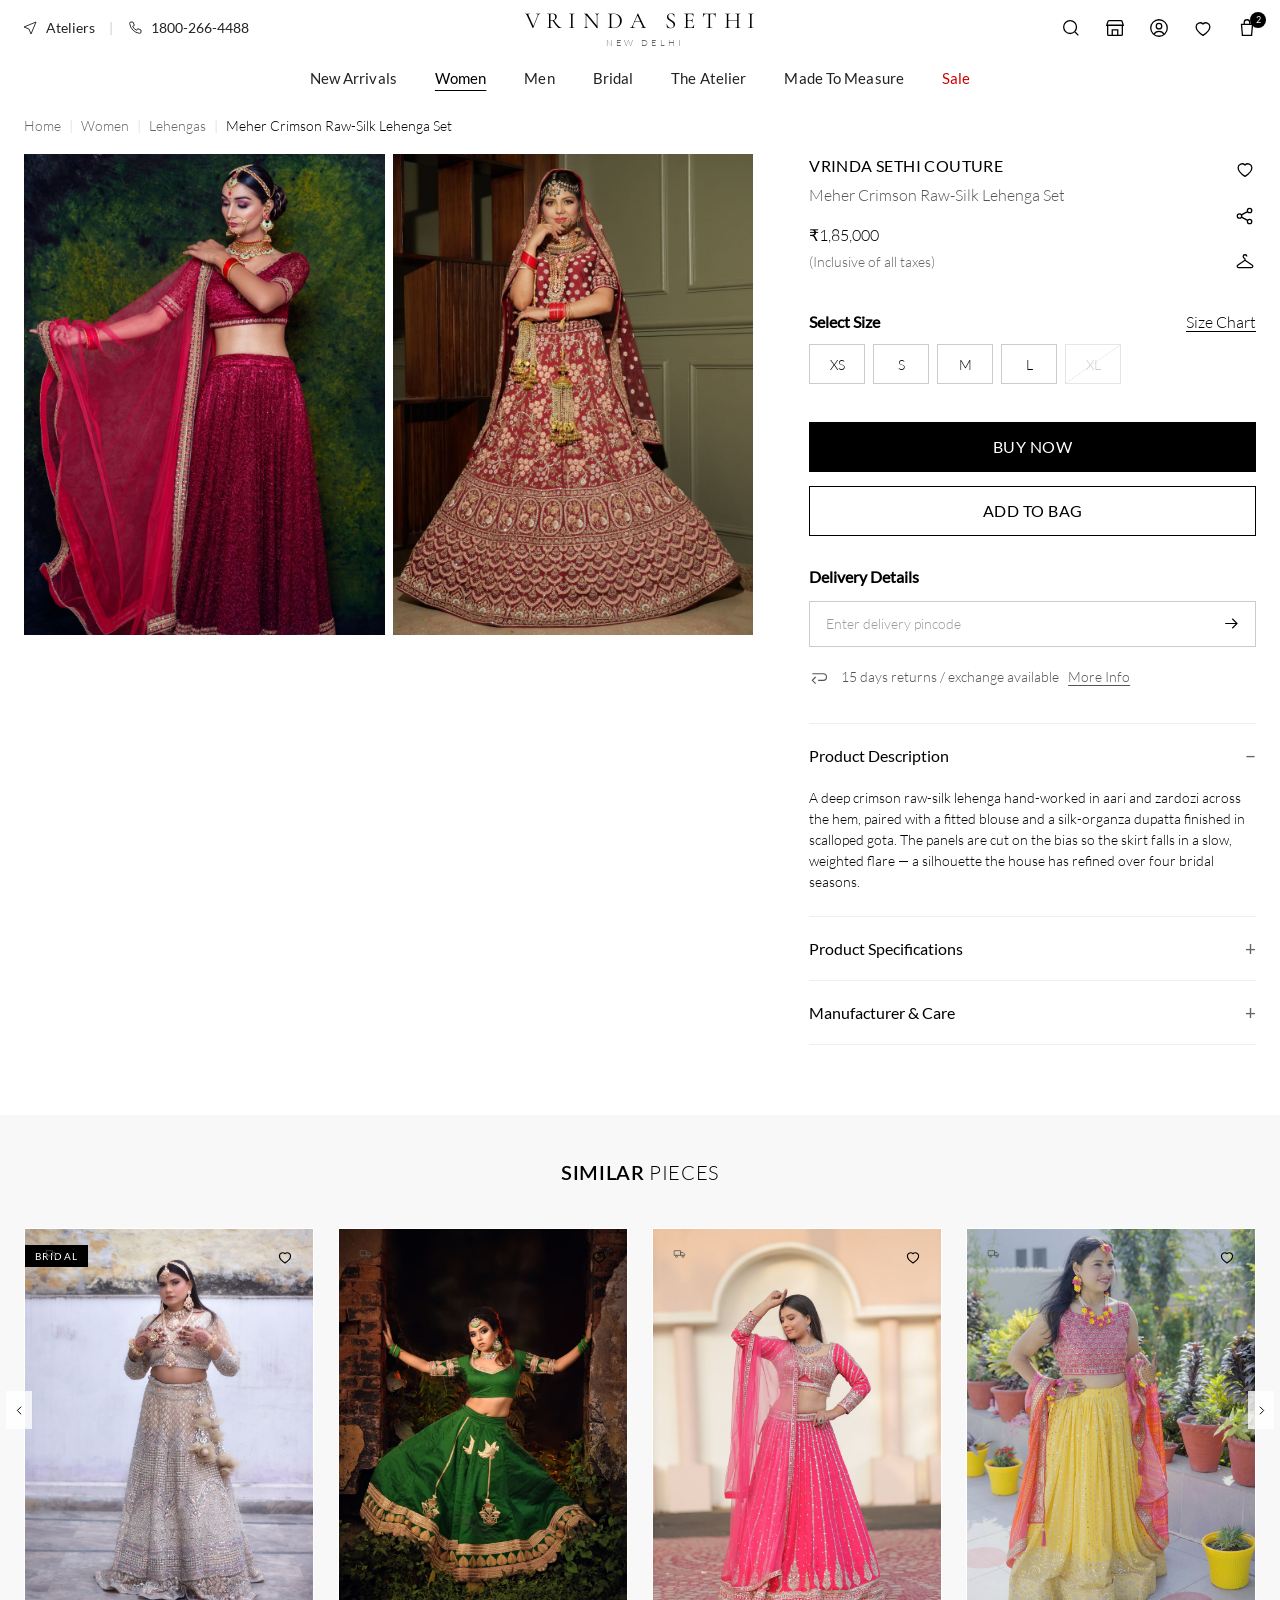
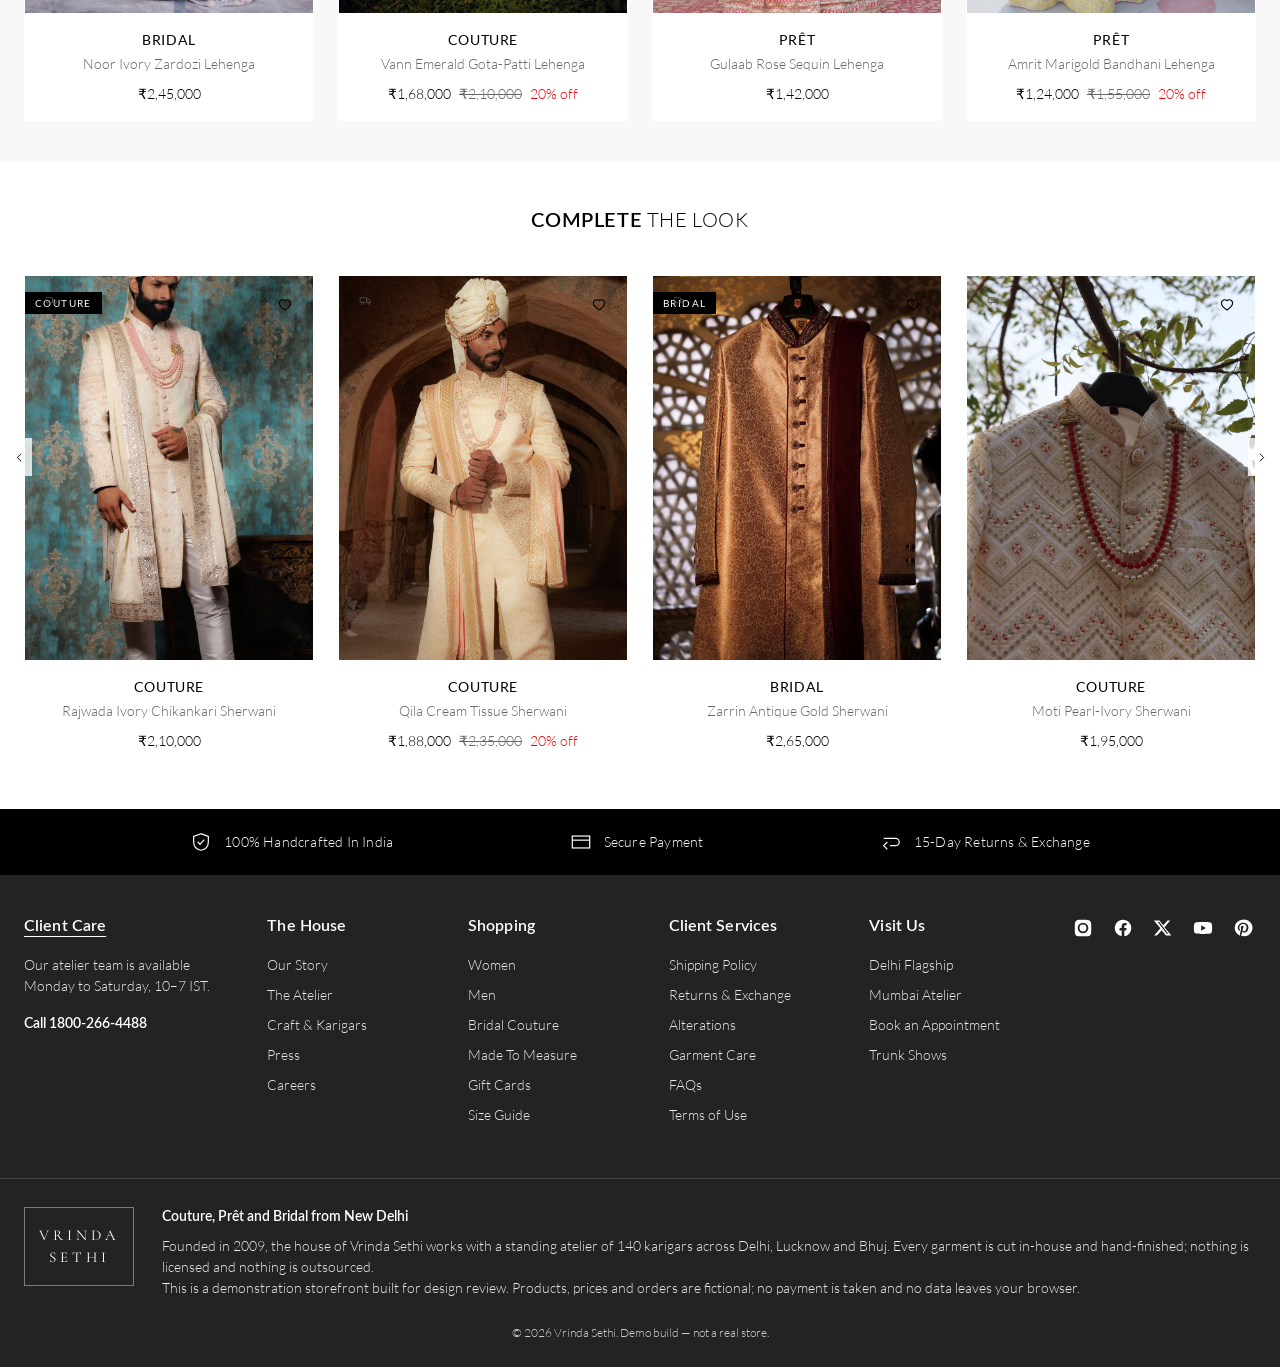
<file: vrinda-sethi/product.html>
<!doctype html>
<html lang="en">
<head>
<meta charset="utf-8">
<meta name="viewport" content="width=device-width, initial-scale=1">
<title>Vrinda Sethi</title>
<link rel="stylesheet" href="assets/css/main.css">
</head>
<body>
<div id="site-header"></div>

<main>
  <nav class="crumb" id="crumb"></nav>
  <div class="pdp">
    <div class="gallery" id="gallery"></div>
    <div class="buy" id="buy"></div>
  </div>

  <section class="section tint" id="similar-wrap">
    <div class="section-head"><h2><b>Similar</b> Pieces</h2></div>
    <div id="similar"></div>
  </section>

  <section class="section">
    <div class="section-head"><h2><b>Complete</b> The Look</h2></div>
    <div id="ctl"></div>
  </section>
</main>

<div id="site-footer"></div>

<script src="assets/js/data.js"></script>
<script src="assets/js/app.js"></script>
<script>
const p = byId(qs("id")) || PRODUCTS[0];
document.title = `${p.name} — Vrinda Sethi`;

let chosenSize = null;

/* ---------------- Breadcrumb ---------------- */
document.getElementById("crumb").innerHTML = `
  <a href="index.html">Home</a><span class="sep">|</span>
  <a href="${p.cat}.html">${TAXONOMY[p.cat].label}</a><span class="sep">|</span>
  <a href="${p.cat}.html?sub=${p.sub}">${SUB_LABEL[p.sub]}</a><span class="sep">|</span>
  <span class="cur">${p.name}</span>`;

/* ---------------- Gallery ---------------- */
/* Two-column grid of the style's own shots. A single-image style spans the
   full width rather than leaving a hole; an odd count lets the last shot run wide. */
const shots = p.images;
document.getElementById("gallery").innerHTML = shots.map((s, i) => {
  const wide = shots.length === 1 || (shots.length % 2 === 1 && i === shots.length - 1);
  return `<figure ${wide ? 'style="grid-column:1/-1;aspect-ratio:16/11"' : ""}>
    <img src="${img(s)}" alt="${p.name} — view ${i + 1}" ${i ? 'loading="lazy"' : ""}></figure>`;
}).join("");

/* mouse-follow zoom origin, mirroring the reference's lens behaviour */
document.querySelectorAll(".gallery figure").forEach(fig => {
  const im = fig.querySelector("img");
  fig.addEventListener("mousemove", e => {
    const r = fig.getBoundingClientRect();
    im.style.transformOrigin = `${((e.clientX - r.left) / r.width) * 100}% ${((e.clientY - r.top) / r.height) * 100}%`;
  });
  fig.addEventListener("mouseleave", () => { im.style.transformOrigin = "center"; });
});

/* ---------------- Buy panel ---------------- */
const d = discountPct(p);
document.getElementById("buy").innerHTML = `
  <div class="buy__top">
    <div>
      <div class="buy__brand">${p.line}</div>
      <div class="buy__name">${p.name}</div>
      <div class="buy__price">
        <span class="now">${inr(p.price)}</span>
        ${d ? `<span class="was">${inr(p.mrp)}</span><span class="off">${d}% off</span>` : ""}
      </div>
      <span class="buy__tax">(Inclusive of all taxes)</span>
    </div>
    <div class="buy__acts">
      <button id="wishBtn" class="${Wish.has(p.id) ? "is-on" : ""}" aria-label="Save">${I.heart}</button>
      <button id="shareBtn" aria-label="Share">${I.share}</button>
      <button id="mtmBtn" aria-label="Made to measure">${I.hanger}</button>
    </div>
  </div>

  <div class="sizerow">
    <h3>Select Size</h3>
    <button class="chart" id="chartBtn">Size Chart</button>
  </div>
  <div class="sizes has-left" id="sizes">
    ${p.sizes.map(s => {
      const left = p.stock[s];
      return `<button class="size ${left ? "" : "out"}" data-size="${s}" ${left ? "" : "disabled"}>
        ${s}${left && left <= 3 ? `<span class="size__left">${left} left</span>` : ""}</button>`;
    }).join("")}
  </div>

  <div class="buy__ctas">
    <button class="btn btn--black btn--lg btn--block" id="buyNow">Buy Now</button>
    <button class="btn btn--white btn--lg btn--block" id="addBag">Add To Bag</button>
  </div>

  <div class="pincode">
    <h3>Delivery Details</h3>
    <div class="pincode__box">
      <input id="pin" placeholder="Enter delivery pincode" maxlength="6" inputmode="numeric">
      <button id="pinGo" aria-label="Check">${I.arrowR}</button>
    </div>
    <p class="pincode__msg" id="pinMsg"></p>
  </div>

  <div class="returns">${I.ret}<span>15 days returns / exchange available &nbsp; <a class="link-u" id="retInfo">More Info</a></span></div>

  <div class="acc">
    <div class="acc__item is-open">
      <button class="acc__btn">Product Description <i>−</i></button>
      <div class="acc__body"><div><p>${p.desc}</p></div></div>
    </div>
    <div class="acc__item">
      <button class="acc__btn">Product Specifications <i>+</i></button>
      <div class="acc__body"><div><dl class="spec">
        <dt>Style Code</dt><dd>${p.id}</dd>
        <dt>Line</dt><dd>${p.line}</dd>
        <dt>Colour</dt><dd>${p.colour}</dd>
        <dt>Fabric</dt><dd>${p.fabric}</dd>
        <dt>Craft</dt><dd>${p.craft}</dd>
        <dt>Category</dt><dd>${SUB_LABEL[p.sub]}</dd>
        <dt>Care</dt><dd>Dry clean only. Store flat, wrapped in muslin.</dd>
        <dt>Country of Origin</dt><dd>India</dd>
      </dl></div></div>
    </div>
    <div class="acc__item">
      <button class="acc__btn">Manufacturer &amp; Care <i>+</i></button>
      <div class="acc__body"><div><dl class="spec">
        <dt>MRP</dt><dd>${inr(p.mrp)} (inclusive of all taxes)</dd>
        <dt>Net Quantity</dt><dd>1</dd>
        <dt>Marketed By</dt><dd>Vrinda Sethi Design LLP, A-42 Okhla Phase II, New Delhi 110020</dd>
        <dt>Client Care</dt><dd>${BRAND.phone}, care@vrindasethi.demo</dd>
      </dl></div></div>
    </div>
  </div>`;

wireAccordions(document.getElementById("buy"));

/* ---------------- Size selection ---------------- */
document.getElementById("sizes").addEventListener("click", e => {
  const b = e.target.closest(".size"); if (!b || b.disabled) return;
  document.querySelectorAll(".size").forEach(s => s.classList.remove("is-on"));
  b.classList.add("is-on");
  chosenSize = b.dataset.size;
});

function requireSize(){
  if (!chosenSize) {
    toast("Please select a size");
    document.getElementById("sizes").animate(
      [{ transform: "translateX(0)" }, { transform: "translateX(-6px)" },
       { transform: "translateX(6px)" }, { transform: "translateX(0)" }],
      { duration: 260 });
    return false;
  }
  return true;
}

document.getElementById("addBag").onclick = () => {
  if (!requireSize()) return;
  Cart.add(p.id, chosenSize);
  toast("Product added to shopping bag");
};
document.getElementById("buyNow").onclick = () => {
  if (!requireSize()) return;
  Cart.add(p.id, chosenSize);
  location.href = "bag.html";
};

/* ---------------- Wishlist / share / MTM ---------------- */
document.getElementById("wishBtn").onclick = e => {
  const on = Wish.toggle(p.id);
  e.currentTarget.classList.toggle("is-on", on);
  toast(on ? "Saved to your wishlist" : "Removed from wishlist");
};
document.getElementById("shareBtn").onclick = () => {
  navigator.clipboard?.writeText(location.href).then(
    () => toast("Link copied to clipboard"),
    () => toast("Link: " + location.href));
};
document.getElementById("mtmBtn").onclick = () => openModal(`
  <h3>Made To Measure</h3>
  <p class="lead" style="margin-top:12px">${p.name} can be cut to your measurements in any of the house colours. Commissions begin with a fitting at the Delhi or Mumbai atelier and run eight to fourteen weeks.</p>
  <div class="field"><label>Name</label><input placeholder="Your name"></div>
  <div class="field"><label>Phone</label><input placeholder="Mobile number" maxlength="10"></div>
  <div class="field"><label>Preferred atelier</label><select><option>New Delhi — Mehrauli</option><option>Mumbai — Kala Ghoda</option></select></div>
  <button class="btn btn--black btn--block" onclick="toast('Request noted — the atelier will call you back');">Request a fitting</button>`);

document.getElementById("retInfo").onclick = () => openModal(`
  <h3>Returns &amp; Exchange</h3>
  <p class="lead" style="margin-top:12px">Prêt and in-stock couture may be returned within 15 days in original condition with tags attached. Bridal and made-to-measure commissions are final sale, as each is cut to a single client's measurements.</p>
  <p class="lead">Alterations on full-price pieces are complimentary for ninety days from delivery.</p>`);

/* ---------------- Size chart ---------------- */
const CHART_W = [["XS","32","26","35"],["S","34","28","37"],["M","36","30","39"],["L","38","32","41"],["XL","40","34","43"]];
const CHART_M = [["38","38","32","39"],["40","40","34","40"],["42","42","36","41"],["44","44","38","42"],["46","46","40","43"]];
document.getElementById("chartBtn").onclick = () => {
  const rows = p.cat === "women" ? CHART_W : CHART_M;
  const h = p.cat === "women" ? ["Size","Bust (in)","Waist (in)","Hip (in)"] : ["Size","Chest (in)","Waist (in)","Length (in)"];
  openModal(`<h3>Size Chart — ${TAXONOMY[p.cat].label}</h3>
    <p class="lead" style="margin:10px 0 18px">Measurements are body measurements, not garment. The house block runs close through the waist; between sizes, take the larger.</p>
    <table><thead><tr>${h.map(x => `<th>${x}</th>`).join("")}</tr></thead>
    <tbody>${rows.map(r => `<tr>${r.map(x => `<td>${x}</td>`).join("")}</tr>`).join("")}</tbody></table>`);
};

/* ---------------- Pincode check ---------------- */
document.getElementById("pinGo").onclick = () => {
  const v = document.getElementById("pin").value.replace(/\D/g, "");
  const m = document.getElementById("pinMsg");
  if (v.length !== 6) { m.className = "pincode__msg bad"; m.textContent = "Enter a valid 6-digit pincode."; return; }
  const days = 3 + (parseInt(v.slice(-1), 10) % 5);
  const eta = new Date(Date.now() + days * 864e5)
    .toLocaleDateString("en-IN", { weekday: "short", day: "numeric", month: "short" });
  m.className = "pincode__msg ok";
  m.textContent = `Delivers by ${eta} · Free shipping · Cash on delivery available`;
};
document.getElementById("pin").addEventListener("keydown", e => { if (e.key === "Enter") document.getElementById("pinGo").click(); });

/* ---------------- Similar + complete the look ---------------- */
const similar = PRODUCTS.filter(x => x.id !== p.id && x.cat === p.cat && x.sub === p.sub);
const fill    = PRODUCTS.filter(x => x.id !== p.id && x.cat === p.cat && x.sub !== p.sub);
const simList = [...similar, ...fill].slice(0, 8);
const ctlList = PRODUCTS.filter(x => x.cat !== p.cat).slice(0, 8);

const rail = (items) => `<div class="rail" style="padding:41px 24px 0">
  <button class="rail__arrow" data-dir="prev" aria-label="Previous">${I.chevL}</button>
  <div class="rail__track">${items.map(x => cardHTML(x)).join("")}</div>
  <button class="rail__arrow" data-dir="next" aria-label="Next">${I.chevR}</button></div>`;

document.getElementById("similar").innerHTML = rail(simList);
document.getElementById("ctl").innerHTML = rail(ctlList);

mountShell(p.cat);
</script>
</body>
</html>
</file>
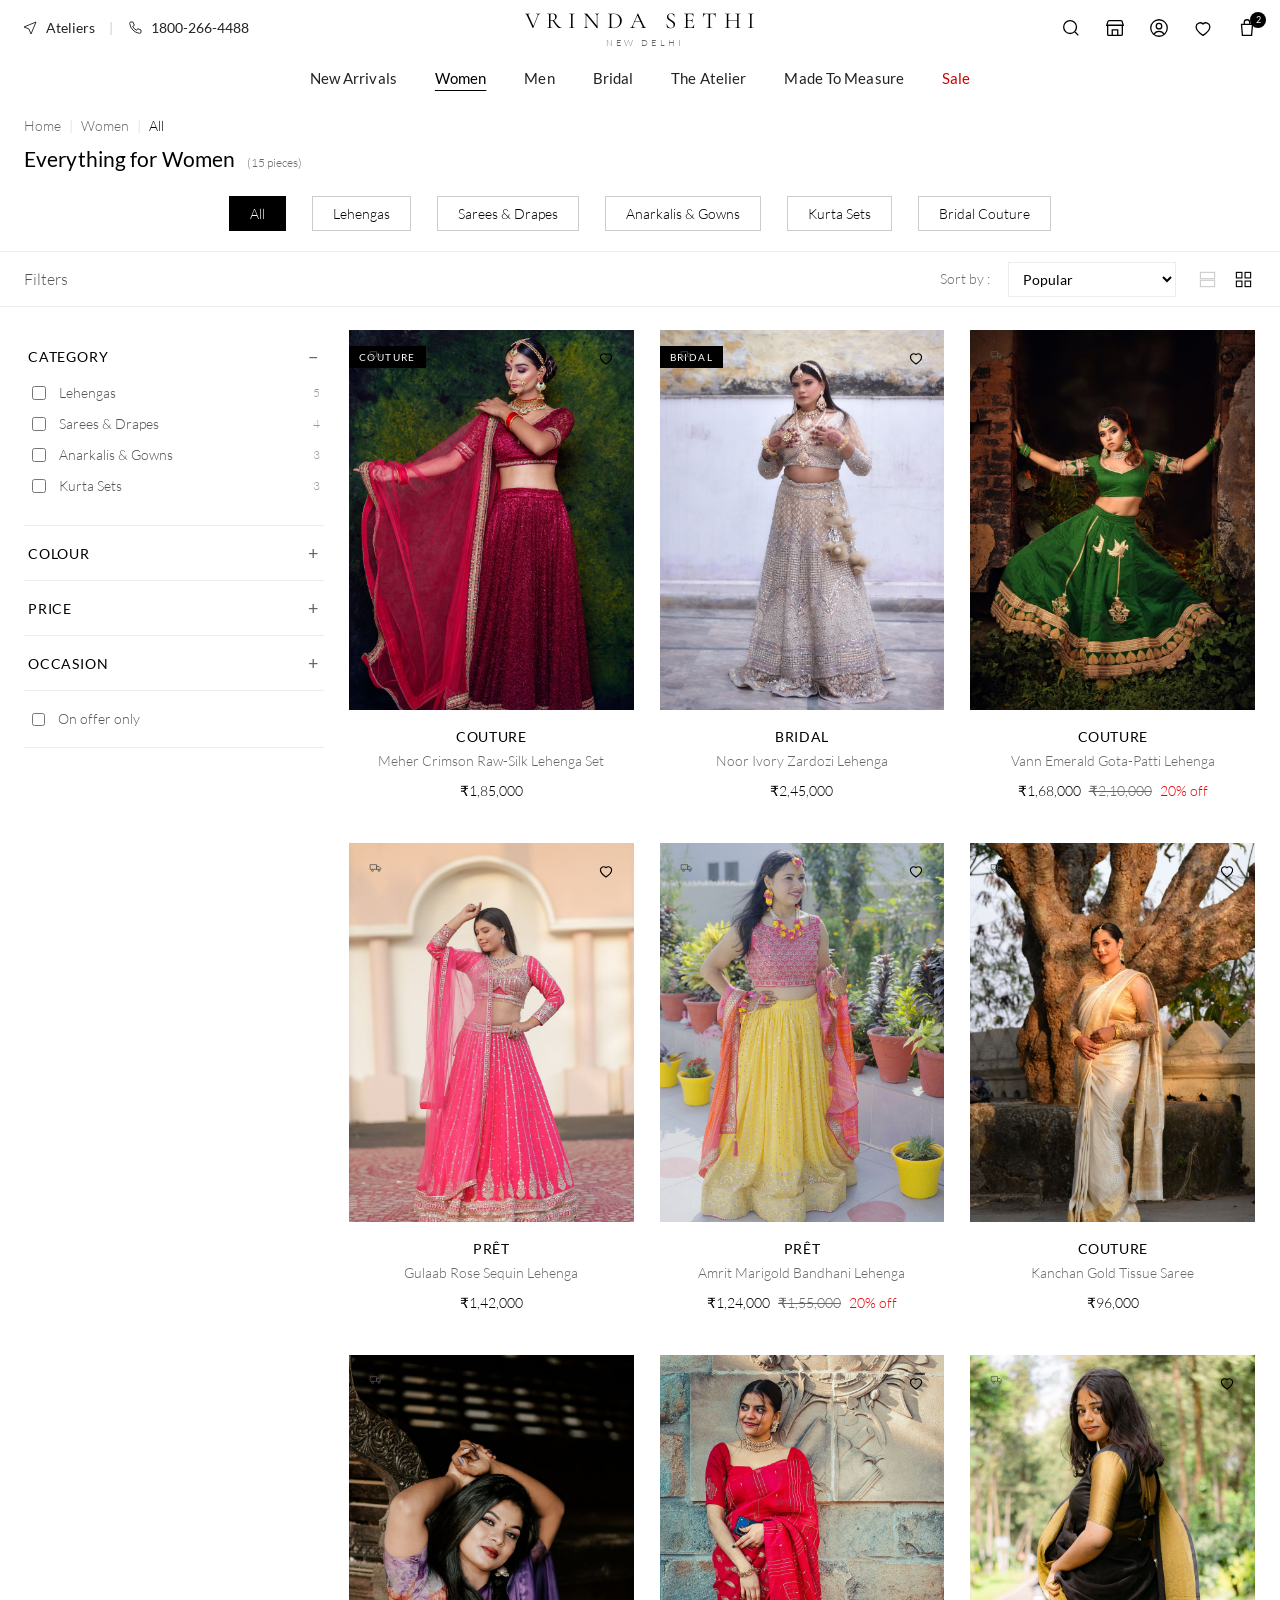
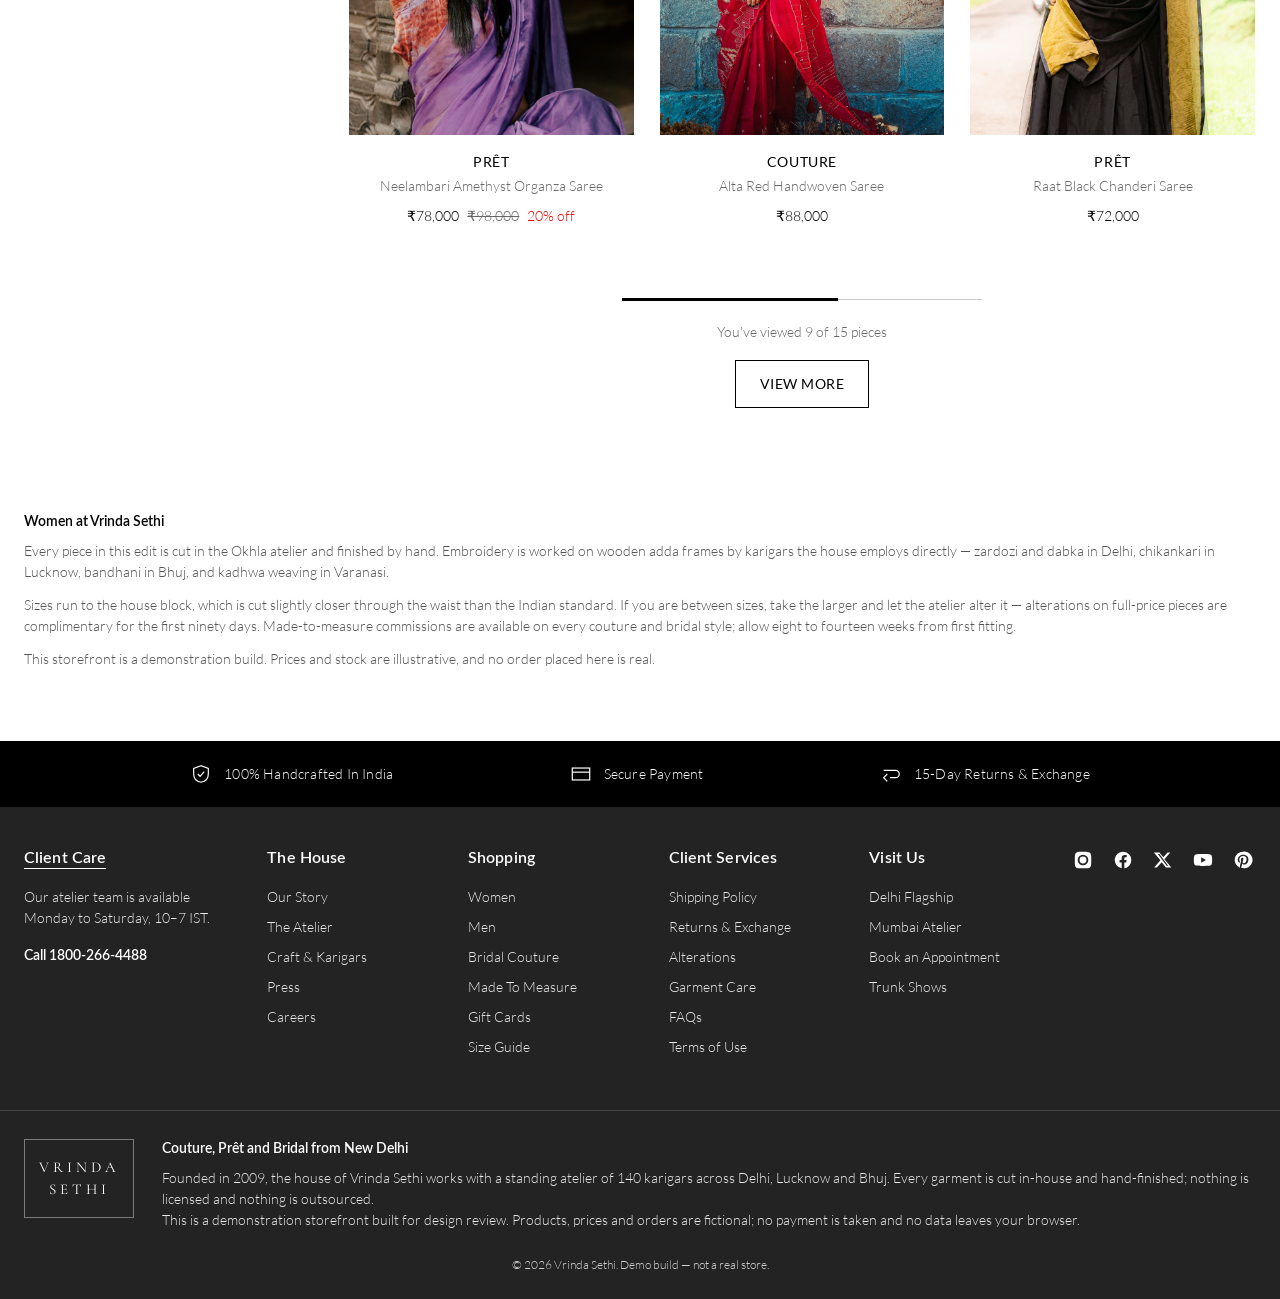
<file: vrinda-sethi/women.html>
<!doctype html>
<html lang="en">
<head>
<meta charset="utf-8">
<meta name="viewport" content="width=device-width, initial-scale=1">
<title>Women — Vrinda Sethi</title>
<meta name="description" content="Lehengas, sarees, anarkalis and bridal couture, hand-made in the Vrinda Sethi atelier.">
<link rel="stylesheet" href="assets/css/main.css">
</head>
<body data-cat="women">
<div id="site-header"></div>

<main>
  <nav class="crumb" id="crumb"></nav>
  <div class="plp__head" id="plpHead"></div>
  <div class="chips" id="chips"></div>

  <div class="filterbar">
    <div class="filterbar__l" id="filterToggle">Filters</div>
    <div></div>
    <div class="filterbar__r">
      <label for="sortSel">Sort by :</label>
      <select id="sortSel">
        <option value="popular">Popular</option>
        <option value="new">Newest First</option>
        <option value="low">Price — Low to High</option>
        <option value="high">Price — High to Low</option>
        <option value="disc">Discount</option>
      </select>
      <div class="viewtoggle">
        <button data-cols="2" aria-label="Two columns"><svg viewBox="0 0 24 24"><rect x="3" y="3" width="18" height="8"/><rect x="3" y="13" width="18" height="8"/></svg></button>
        <button data-cols="3" class="is-on" aria-label="Three columns"><svg viewBox="0 0 24 24"><rect x="3" y="3" width="7" height="7"/><rect x="14" y="3" width="7" height="7"/><rect x="3" y="14" width="7" height="7"/><rect x="14" y="14" width="7" height="7"/></svg></button>
      </div>
    </div>
  </div>

  <div class="plp">
    <aside class="facets" id="facets"></aside>
    <div class="plp__grid">
      <div id="grid" class="grid-3"></div>
      <div class="plp__more" id="more"></div>
    </div>
  </div>

  <section class="plp__seo" id="seo"></section>
</main>

<div id="site-footer"></div>

<script src="assets/js/data.js"></script>
<script src="assets/js/app.js"></script>
<script src="assets/js/plp.js"></script>
</body>
</html>
</file>
<file: vrinda-sethi/assets/css/main.css>
/* ==========================================================================
   VRINDA SETHI — design system
   Reverse-engineered from thecollective.in (screen recording + compiled CSS)
   Tokens, type scale, spacing and interaction states mirror the reference.
   ========================================================================== */

/* ---------- Fonts (self-hosted; identical family to the reference build) --- */
@font-face{font-family:LatoLight;src:url("../fonts/Lato-Light.woff2") format("woff2");font-weight:300;font-style:normal;font-display:swap}
@font-face{font-family:LatoRegular;src:url("../fonts/Lato-Regular.woff2") format("woff2");font-weight:400;font-style:normal;font-display:swap}
@font-face{font-family:LatoSemiBold;src:url("../fonts/Lato-Semibold.woff2") format("woff2");font-weight:600;font-style:normal;font-display:swap}
@font-face{font-family:LatoBold;src:url("../fonts/Lato-Bold.woff2") format("woff2");font-weight:700;font-style:normal;font-display:swap}
@font-face{font-family:Cormorant;src:url("../fonts/cormorant.woff2") format("woff2");font-weight:300 700;font-style:normal;font-display:swap}

/* ---------- Tokens -------------------------------------------------------- */
:root{
  /* colour — strict monochrome + one sale red, one scarcity amber, one success green */
  --ink:#000;
  --surface:#fff;
  --body:#232323;
  --muted:#535353;
  --muted-2:#666;
  --muted-3:#999;
  --line:#ccc;
  --line-soft:#e5e5e5;
  --line-hair:#ededed;
  --tint:#f8f8f8;
  --tint-2:#f0f1f2;
  --tint-3:#f5f5f5;
  --sale:#ce0000;
  --sale-2:#eb0000;
  --warn:#e87d00;
  --ok:#3a833a;
  --footer:#232323;
  --skeleton:rgba(0,0,0,.11);

  /* type scale — the reference defines fs-12…fs-49; the UI lives in 12–21 */
  --fs-12:12px; --fs-14:14px; --fs-16:16px; --fs-18:18px;
  --fs-20:20px; --fs-21:21px; --fs-28:28px; --fs-35:35px; --fs-42:42px;

  /* structure */
  --header-h:100px;
  --gutter:24px;
  --maxw:1600px;
  --ease:.3s ease;
}

/* ---------- Reset --------------------------------------------------------- */
*{box-sizing:border-box;-webkit-tap-highlight-color:rgba(0,0,0,0)}
html,body{padding:0;margin:0}
html{scroll-behavior:smooth}
body{
  font-family:LatoRegular,-apple-system,BlinkMacSystemFont,"Segoe UI",Roboto,sans-serif;
  color:var(--body);background:var(--surface);
  font-size:var(--fs-14);line-height:1.42857143;
  padding-top:var(--header-h);
}
body.no-scroll{overflow:hidden}
img{max-width:100%;display:block}
a{color:inherit;text-decoration:none}
button{font-family:inherit;border:0;background:none;padding:0;cursor:pointer;color:inherit}
input,select{font-family:inherit;font-size:inherit;color:inherit}
h1,h2,h3,h4,p,ul,figure{margin:0;padding:0}
ul{list-style:none}
.sr-only{position:absolute;width:1px;height:1px;padding:0;margin:-1px;overflow:hidden;clip:rect(0,0,0,0);white-space:nowrap;border:0}

/* ---------- Layout helpers ------------------------------------------------ */
.wrap{max-width:var(--maxw);margin:0 auto;padding:0 var(--gutter)}
.bleed{width:100%}

/* Section heading: first word semibold, remainder light — the reference idiom */
.section-head{
  text-align:center;padding:44px 0 0;
}
.section-head h2{
  font-family:LatoLight;font-weight:400;font-size:var(--fs-20);line-height:26px;
  text-transform:uppercase;letter-spacing:.6px;color:var(--ink);
}
.section-head h2 b{font-family:LatoSemiBold;font-weight:600}
.section-head .sub{
  font-family:LatoLight;font-size:var(--fs-14);color:var(--muted-2);
  margin-top:8px;letter-spacing:.2px;text-transform:none;
}
.section.tint{background:var(--tint)}
.section{padding-bottom:37px;overflow:hidden}
.section .rail{padding:41px var(--gutter) 0}

/* ---------- Buttons ------------------------------------------------------- */
/* Two variants only — an inverted pair. Sharp corners are the signature. */
.btn{
  display:inline-block;padding:12px 24px;text-transform:uppercase;
  border:1px solid var(--ink);border-radius:0;cursor:pointer;text-align:center;
  font:normal normal normal var(--fs-14)/22px LatoRegular;letter-spacing:.5px;
  transition:background-color var(--ease),color var(--ease),border-color var(--ease);
  background:var(--surface);color:var(--ink);
}
.btn:active{transform:scale(.98)}
.btn--black{background:var(--ink);color:var(--surface)}
.btn--black:hover{background:#1f1f1f}
.btn--white:hover{background:var(--ink);color:var(--surface)}
.btn--block{width:100%;display:block}
.btn--lg{padding:14px 24px;font-size:var(--fs-16);line-height:20px}
.btn:disabled,.btn.is-disabled{opacity:.6;cursor:not-allowed;pointer-events:none}
.btn--ghost{border-color:var(--line)}
.link-u{text-decoration:underline;text-underline-offset:3px;cursor:pointer}

/* ==========================================================================
   HEADER  — 2 rows, fixed. Row 1: utility + wordmark + icons. Row 2: nav.
   ========================================================================== */
.hdr{position:fixed;top:0;left:0;right:0;z-index:1299;background:var(--surface)}
.hdr__top{
  height:56px;display:grid;grid-template-columns:1fr auto 1fr;align-items:center;
  padding:0 22px;
}
.hdr__util{display:flex;align-items:center;gap:14px;font-size:var(--fs-14);color:var(--body);white-space:nowrap}
.hdr__util a{display:flex;align-items:center;gap:8px}
.hdr__util a:hover{color:var(--ink);text-decoration:underline;text-underline-offset:3px}
.hdr__util svg{width:16px;height:16px;flex:none;stroke:currentColor;fill:none;stroke-width:1.4}
.hdr__util .divider{color:var(--line)}
.wordmark{
  font-family:Cormorant,Georgia,serif;font-weight:400;font-size:23px;line-height:1;
  letter-spacing:.30em;text-transform:uppercase;color:var(--ink);white-space:nowrap;
  padding-left:.30em; /* optical centring against the trailing letterspace */
}
.wordmark small{
  display:block;font-family:LatoLight;font-size:9px;letter-spacing:.34em;
  color:var(--muted-2);margin-top:5px;text-align:center;padding-left:.34em;
}
.hdr__icons{display:flex;align-items:center;justify-content:flex-end;gap:22px}
.icon-btn{position:relative;display:flex;align-items:center;justify-content:center;color:var(--ink);transition:opacity var(--ease)}
.icon-btn:hover{opacity:.55}
.icon-btn svg{width:22px;height:22px;stroke:currentColor;fill:none;stroke-width:1.4}
.bag-count{
  position:absolute;top:-5px;right:-8px;min-width:16px;height:16px;padding:0 4px;
  background:var(--ink);color:#fff;border-radius:50%;
  font-family:LatoRegular;font-size:9px;line-height:16px;text-align:center;
}
.bag-count[data-count="0"]{display:none}

/* Row 2 — primary nav */
.hdr__nav{
  height:44px;border-bottom:1px solid transparent;
  display:flex;align-items:center;justify-content:center;gap:34px;
}
.hdr.is-stuck{box-shadow:0 1px 0 var(--line-hair)}
/* position:static is deliberate — it lets the absolutely-positioned .mega
   resolve against .hdr (the nearest positioned ancestor) and span the full
   header width. Anchoring it to the nav word made the panel only as wide as
   that word, so its background painted ~70px and the columns spilled out. */
.nav__item{
  position:static;font-size:15px;line-height:44px;color:var(--body);
  letter-spacing:.1px;white-space:nowrap;
}
.nav__item > a{display:block;padding:0 2px}
.nav__item:hover > a,.nav__item.is-active > a{
  color:var(--ink);text-decoration:underline;text-underline-offset:6px;text-decoration-thickness:1px;
}
.nav__item--sale > a{color:var(--sale)}

/* Mega menu — 3 link columns + a promo tile, revealed on hover */
.mega{
  position:absolute;left:0;right:0;top:100%;background:var(--surface);
  border-top:1px solid var(--line-hair);box-shadow:0 14px 24px -18px rgba(0,0,0,.28);
  opacity:0;visibility:hidden;transform:translateY(-6px);
  transition:opacity .25s ease,transform .25s ease,visibility .25s;
  z-index:1200;
}
.nav__item:hover .mega{opacity:1;visibility:visible;transform:translateY(0)}
.mega__inner{
  max-width:1300px;margin:0 auto;padding:34px 24px 40px;
  display:grid;grid-template-columns:1fr 1fr 1fr 470px;gap:0;
}
.mega__col{padding:0 28px;border-right:1px solid var(--line-hair)}
.mega__col:first-child{padding-left:0}
.mega__col:nth-child(3){border-right:0}
.mega__col h4{
  font-family:LatoRegular;font-weight:400;font-size:var(--fs-16);line-height:23px;
  color:var(--ink);margin-bottom:26px;
}
.mega__col li{margin-bottom:10px}
.mega__col a{
  font-family:LatoLight;font-size:var(--fs-14);line-height:20px;color:var(--muted);
  transition:color var(--ease);
}
.mega__col a:hover{color:var(--ink);text-decoration:underline;text-underline-offset:3px}
.mega__promo{position:relative;height:396px;overflow:hidden}
/* 3:4 source into a squarer tile — bias the crop up so the face survives */
.mega__promo img{width:100%;height:100%;object-fit:cover;object-position:50% 12%;transition:transform .6s ease}
.mega__promo:hover img{transform:scale(1.04)}
.mega__promo figcaption{
  position:absolute;inset:auto 0 0 0;padding:26px;
  background:linear-gradient(to top,rgba(0,0,0,.62),transparent);
  color:#fff;
}
.mega__promo b{font-family:Cormorant,serif;font-size:26px;letter-spacing:.16em;text-transform:uppercase;display:block}
.mega__promo span{
  display:inline-block;margin-top:14px;border:1px solid #fff;padding:7px 16px;
  font-size:var(--fs-12);letter-spacing:1.2px;text-transform:uppercase;
}

/* ==========================================================================
   HERO — full-bleed muted/looping video carousel
   ========================================================================== */
/* 88vh, not full height — leaves a sliver of the first product row visible so
   a visitor can see this is a shop without scrolling. */
.hero{position:relative;height:calc(88vh - var(--header-h));min-height:520px;background:#0d0d0d;overflow:hidden}
/* Each slide carries its poster as a background so a decoding video never
   flashes black behind the copy. */
/* Crossfade without a mid-transition dip.
   Fading two stacked slides in opposite directions leaves both around 50%
   over the black ground, so the frame visibly darkens halfway. Instead the
   OUTGOING slide is held fully opaque underneath (.leaving, no transition)
   while the incoming one fades in on top of it. Nothing ever composites
   against the background. */
.hero__slide{position:absolute;inset:0;opacity:0;z-index:0;
  transition:opacity 1s cubic-bezier(.4,0,.2,1);
  background-size:cover;background-position:center;background-color:#0d0d0d}
.hero__slide.leaving{opacity:1;z-index:1;transition:none}
.hero__slide.is-active{opacity:1;z-index:2}
.hero__slide video,.hero__slide img{width:100%;height:100%;object-fit:cover}
/* Scrim is anchored to the COPY, not spread diagonally across the frame.
   Footage runs to luma ~140 in the left third, so this has to do real work:
   heavy at the text, fully clear by 66% so the garment is never muddied. */
.hero__slide::after{
  content:"";position:absolute;inset:0;pointer-events:none;
  background:
    linear-gradient(90deg,
      rgba(0,0,0,.80) 0%,
      rgba(0,0,0,.66) 24%,
      rgba(0,0,0,.34) 44%,
      rgba(0,0,0,.06) 60%,
      rgba(0,0,0,0)   70%),
    linear-gradient(0deg, rgba(0,0,0,.45) 0%, rgba(0,0,0,0) 24%);
}
/* Resting state is fully visible. The entrance is a CSS animation replayed by
   toggling .enter — never a JS animation the copy's visibility depends on. */
.hero__copy{
  position:absolute;z-index:2;left:0;top:50%;transform:translateY(-50%);
  padding:0 6vw;color:#fff;width:min(660px,54vw);opacity:1;
}
/* The entrance animates transform only. Opacity is never animated, so a
   stalled or unsupported animation can still never hide the headline —
   the same rule that cost this build twice already. */
.hero__copy.enter > *{animation:heroIn .6s cubic-bezier(.2,.7,.3,1) both}
@keyframes heroIn{from{transform:translateY(12px)}to{transform:none}}
@media (prefers-reduced-motion: reduce){
  .hero__copy.enter > *{animation:none}
}
.hero__eyebrow{
  font-family:LatoRegular;font-size:var(--fs-12);letter-spacing:.42em;text-transform:uppercase;
  margin-bottom:22px;text-shadow:0 1px 12px rgba(0,0,0,.55);
}
/* weight 400, not 300 — Cormorant's light cut is hairline at display size and
   dissolves against detailed footage. The shadow is belt-and-braces. */
.hero__title{
  font-family:Cormorant,Georgia,serif;font-weight:400;
  font-size:clamp(40px,5.6vw,78px);line-height:1.04;letter-spacing:.01em;
  text-shadow:0 2px 30px rgba(0,0,0,.55),0 1px 3px rgba(0,0,0,.32);
}
.hero__title em{font-style:italic;font-weight:400}
.hero__text{
  font-family:LatoRegular;font-size:var(--fs-16);line-height:27px;margin-top:20px;
  max-width:420px;text-shadow:0 1px 14px rgba(0,0,0,.6);
}
.hero__cta{margin-top:32px;display:flex;gap:14px;flex-wrap:wrap}
/* On dark footage the primary must be the LIGHT one — a black fill disappears. */
.hero .btn--primary{background:#fff;color:var(--ink);border-color:#fff}
.hero .btn--primary:hover{background:rgba(255,255,255,.86)}
.hero .btn--secondary{background:rgba(0,0,0,.18);color:#fff;border-color:rgba(255,255,255,.8);backdrop-filter:blur(2px)}
.hero .btn--secondary:hover{background:#fff;color:var(--ink);border-color:#fff}
.hero__dots{position:absolute;z-index:3;left:8vw;bottom:44px;display:flex;gap:10px}
.hero__dots button{width:34px;height:2px;background:rgba(255,255,255,.42);transition:background var(--ease)}
.hero__dots button.is-active{background:#fff}
.hero__scroll{
  position:absolute;z-index:3;left:50%;bottom:26px;transform:translateX(-50%);
  color:#fff;opacity:.85;animation:bob 2.4s ease-in-out infinite;
}
@keyframes bob{0%,100%{transform:translate(-50%,0)}50%{transform:translate(-50%,7px)}}

/* ==========================================================================
   PRODUCT CARD — centred text, hover reveals second image + price/size row
   ========================================================================== */
/* minmax(0,1fr) — a bare 1fr track has min-width:auto and refuses to shrink
   below its content, which blows the grid past the viewport on narrow screens. */
.grid-4{display:grid;grid-template-columns:repeat(4,minmax(0,1fr));gap:24px}
.grid-3{display:grid;grid-template-columns:repeat(3,minmax(0,1fr));gap:24px}
.grid-2{display:grid;grid-template-columns:repeat(2,minmax(0,1fr));gap:24px}

.card{position:relative;background:var(--surface);border:1px solid transparent;transition:border-color var(--ease),background-color var(--ease);display:flex;flex-direction:column}
.card:hover{border-color:var(--line);background:var(--tint-3)}
.card__media{position:relative;aspect-ratio:3/4;overflow:hidden;background:var(--tint-3)}
.card__media img{width:100%;height:100%;object-fit:cover;transition:opacity .55s ease}
.card__media img.alt{position:absolute;inset:0;opacity:0}
.card:hover .card__media img.alt{opacity:1}
.card__wish{
  position:absolute;top:16px;right:16px;z-index:2;width:24px;height:24px;
  display:flex;align-items:center;justify-content:center;color:var(--ink);
}
.card__wish svg{width:18px;height:18px;stroke:currentColor;fill:none;stroke-width:1.5;transition:fill var(--ease)}
.card__wish.is-on svg{fill:var(--ink)}
.card__ship{position:absolute;top:16px;left:16px;z-index:2;color:var(--muted);}
.card__ship svg{width:22px;height:14px;stroke:currentColor;fill:none;stroke-width:1.3}
.card__tag{
  position:absolute;left:0;top:16px;z-index:2;background:var(--ink);color:#fff;
  font-size:10px;letter-spacing:1.4px;text-transform:uppercase;padding:4px 10px;
}
/* size strip revealed over the foot of the image on hover */
.card__sizes{
  position:absolute;left:0;right:0;bottom:0;z-index:2;
  display:flex;justify-content:center;gap:16px;padding:12px 8px;
  background:rgba(255,255,255,.92);
  opacity:0;transform:translateY(6px);
  transition:opacity var(--ease),transform var(--ease);
}
.card:hover .card__sizes{opacity:1;transform:translateY(0)}
.card__sizes span{font-family:LatoLight;font-size:var(--fs-14);color:var(--ink)}
.card__sizes span.out{color:var(--line);text-decoration:line-through}
.card__body{padding:20px 10px 16px;text-align:center}
.card__brand{
  font-family:LatoRegular;font-size:var(--fs-14);line-height:14px;color:var(--ink);
  text-transform:uppercase;letter-spacing:.6px;
}
.card__name{
  font-family:LatoLight;font-size:var(--fs-14);line-height:20px;color:var(--muted-2);
  margin-top:7px;text-transform:capitalize;
  white-space:nowrap;overflow:hidden;text-overflow:ellipsis;
}
.card__price{
  display:flex;justify-content:center;align-items:baseline;flex-wrap:wrap;gap:8px;
  margin-top:9px;font-family:LatoLight;font-size:var(--fs-14);line-height:21px;color:var(--ink);
}
.card__price .was{color:var(--muted-2);text-decoration:line-through}
.card__price .off{color:var(--sale-2)}

/* ---------- Horizontal rail with slick-style arrows ----------------------- */
.rail{position:relative}
.rail__track{
  display:grid;grid-auto-flow:column;grid-auto-columns:calc(25% - 18px);gap:24px;
  overflow-x:auto;scroll-behavior:smooth;scroll-snap-type:x mandatory;
  scrollbar-width:none;padding-bottom:4px;
}
.rail__track::-webkit-scrollbar{display:none}
.rail__track > *{scroll-snap-align:start}
.rail__arrow{
  position:absolute;top:38%;z-index:4;width:26px;height:38px;
  background:rgba(255,255,255,.78);display:flex;align-items:center;justify-content:center;
  color:var(--ink);transition:background var(--ease);
}
.rail__arrow:hover{background:#fff}
.rail__arrow[data-dir="prev"]{left:6px}
.rail__arrow[data-dir="next"]{right:6px}
.rail__arrow svg{width:13px;height:13px;stroke:currentColor;fill:none;stroke-width:1.8}

/* ---------- Editorial / category tiles ------------------------------------ */
.tiles{display:grid;grid-template-columns:repeat(4,1fr);gap:16px;padding:0 var(--gutter)}
.tile{position:relative;aspect-ratio:3/4;overflow:hidden;display:block}
.tile img{width:100%;height:100%;object-fit:cover;transition:transform .8s cubic-bezier(.2,.7,.3,1)}
.tile:hover img{transform:scale(1.05)}
.tile::after{content:"";position:absolute;inset:0;background:linear-gradient(to top,rgba(0,0,0,.55),transparent 55%)}
.tile figcaption{
  position:absolute;z-index:2;left:0;right:0;bottom:26px;text-align:center;color:#fff;
  font-family:LatoLight;font-size:var(--fs-21);letter-spacing:.4px;
}
.tile figcaption small{
  display:block;font-size:var(--fs-12);letter-spacing:1.6px;text-transform:uppercase;
  opacity:.82;margin-top:6px;
}

/* Split editorial band (image + copy) */
.split{display:grid;grid-template-columns:1fr 1fr;align-items:stretch}
.split__media{position:relative;min-height:560px;overflow:hidden}
.split__media img,.split__media video{width:100%;height:100%;object-fit:cover;position:absolute;inset:0}
/* portraits: bias the crop upward so heads are never cut */
.split__media img.portrait{object-position:50% 22%}
.split__copy{padding:clamp(40px,6vw,96px);display:flex;flex-direction:column;justify-content:center;background:var(--tint)}
.split__copy .eyebrow{
  font-size:var(--fs-12);letter-spacing:.36em;text-transform:uppercase;color:var(--muted-2);margin-bottom:22px;
}
.split__copy h2{
  font-family:Cormorant,Georgia,serif;font-weight:300;font-size:clamp(30px,3.4vw,46px);
  line-height:1.14;color:var(--ink);letter-spacing:.01em;
}
.split__copy p{
  font-family:LatoLight;font-size:var(--fs-16);line-height:28px;color:var(--muted);
  margin-top:22px;max-width:50ch;
}
.split__copy .btn{margin-top:34px;align-self:flex-start}
.split--flip .split__media{order:2}

/* Signature / quote band */
.quote{background:var(--ink);color:#fff;text-align:center;padding:clamp(56px,7vw,104px) var(--gutter)}
.quote blockquote{
  font-family:Cormorant,Georgia,serif;font-weight:300;font-size:clamp(24px,3vw,40px);
  line-height:1.34;max-width:22ch;margin:0 auto;
}
.quote cite{
  display:block;font-family:LatoLight;font-style:normal;font-size:var(--fs-12);
  letter-spacing:.34em;text-transform:uppercase;opacity:.66;margin-top:30px;
}

/* Trust strip (black bar above footer) */
.trust{background:var(--ink);color:#fff}
.trust__inner{
  max-width:1100px;margin:0 auto;padding:22px var(--gutter);
  display:flex;align-items:center;justify-content:space-around;gap:24px;flex-wrap:wrap;
  font-family:LatoLight;font-size:var(--fs-14);letter-spacing:.2px;
}
.trust__inner span{display:flex;align-items:center;gap:12px}
.trust__inner svg{width:22px;height:22px;stroke:currentColor;fill:none;stroke-width:1.3}

/* ==========================================================================
   FOOTER
   ========================================================================== */
.ftr{background:var(--footer);color:#fff}
.ftr__cols{
  max-width:1500px;margin:0 auto;padding:40px var(--gutter) 44px;
  display:grid;grid-template-columns:1.25fr 1fr 1fr 1fr 1fr auto;gap:30px;
}
.ftr h4{font-family:LatoSemiBold;font-weight:600;font-size:var(--fs-16);margin-bottom:16px;letter-spacing:.1px}
.ftr h4.u{text-decoration:underline;text-underline-offset:5px}
.ftr li{margin-bottom:9px}
.ftr a,.ftr p{font-family:LatoLight;font-size:var(--fs-14);line-height:21px;color:#e8e8e8}
.ftr a{transition:color var(--ease)}
.ftr a:hover{color:#fff;text-decoration:underline;text-underline-offset:3px}
.ftr .phone{font-family:LatoSemiBold;font-weight:600;color:#fff;margin-top:18px;display:block}
.ftr__social{display:flex;gap:14px}
.ftr__social a{width:26px;height:26px;display:flex;align-items:center;justify-content:center}
.ftr__social svg{width:20px;height:20px;fill:#fff}
.ftr__about{
  border-top:1px solid rgba(255,255,255,.14);
  max-width:1500px;margin:0 auto;padding:28px var(--gutter) 12px;
  display:grid;grid-template-columns:auto 1fr;gap:28px;align-items:start;
}
.ftr__about .mark{
  font-family:Cormorant,serif;font-size:15px;letter-spacing:.26em;text-transform:uppercase;
  border:1px solid rgba(255,255,255,.4);padding:16px 14px;text-align:center;line-height:1.5;
}
.ftr__about h5{font-family:LatoSemiBold;font-weight:600;font-size:var(--fs-14);margin:0 0 8px;color:#fff}
.ftr__legal{text-align:center;padding:14px var(--gutter) 26px;font-family:LatoLight;font-size:var(--fs-12);color:#cfcfcf}

/* ==========================================================================
   PLP — breadcrumb, chips, sticky filter bar, sidebar accordion, grid
   ========================================================================== */
.crumb{
  padding:16px var(--gutter) 0;font-family:LatoLight;font-size:var(--fs-14);color:var(--muted-2);
  display:flex;gap:8px;flex-wrap:wrap;align-items:center;
}
.crumb a{color:var(--muted-2)}
.crumb a:hover{color:var(--ink);text-decoration:underline;text-underline-offset:3px}
.crumb .sep{color:var(--line)}
.crumb .cur{color:var(--ink)}

.plp__head{padding:8px var(--gutter) 0;display:flex;align-items:baseline;gap:12px}
.plp__head h1{font-family:LatoRegular;font-weight:400;font-size:var(--fs-21);color:var(--ink);letter-spacing:.1px}
.plp__head .count{font-family:LatoLight;font-size:var(--fs-12);color:var(--muted-2)}

.chips{display:flex;justify-content:center;gap:26px;flex-wrap:wrap;padding:22px var(--gutter) 20px}
.chip{
  border:1px solid var(--line);padding:8px 20px;background:var(--surface);
  font-family:LatoLight;font-size:var(--fs-14);line-height:17px;color:var(--ink);
  transition:border-color var(--ease),background-color var(--ease),color var(--ease);
}
.chip:hover{border-color:var(--ink)}
.chip.is-on{background:var(--ink);border-color:var(--ink);color:#fff}

.filterbar{
  position:sticky;top:var(--header-h);z-index:900;background:var(--surface);
  border-top:1px solid var(--line-hair);border-bottom:1px solid var(--line-hair);
  display:grid;grid-template-columns:300px 1fr auto;align-items:center;
  padding:0 var(--gutter);height:56px;gap:24px;
}
.filterbar__l{font-family:LatoLight;font-size:var(--fs-16);color:var(--muted)}
.filterbar__r{display:flex;align-items:center;gap:18px;justify-self:end}
.filterbar__r label{font-family:LatoLight;font-size:var(--fs-14);color:var(--muted-2)}
.filterbar select{
  border:1px solid var(--line-hair);background:var(--surface);padding:7px 10px;
  font-size:var(--fs-14);border-radius:0;color:var(--ink);cursor:pointer;
}
.viewtoggle{display:flex;gap:10px;align-items:center}
.viewtoggle button{width:26px;height:26px;display:flex;align-items:center;justify-content:center;color:var(--line)}
.viewtoggle button.is-on{color:var(--ink)}
.viewtoggle svg{width:19px;height:19px;stroke:currentColor;fill:none;stroke-width:1.4}

.plp{display:grid;grid-template-columns:300px minmax(0,1fr);gap:24px;padding:0 var(--gutter) 60px;align-items:start}
.plp__grid{min-width:0}
.facets{position:sticky;top:calc(var(--header-h) + 56px);padding-top:22px}
.facet{border-bottom:1px solid var(--line-hair)}
.facet__btn{
  width:100%;display:flex;align-items:center;justify-content:space-between;
  padding:18px 4px;font-family:LatoRegular;font-size:var(--fs-14);
  letter-spacing:.8px;text-transform:uppercase;color:var(--ink);
}
.facet__btn i{font-style:normal;font-size:18px;line-height:1;color:var(--muted-2);width:14px;text-align:center}
.facet__body{max-height:0;overflow:hidden;transition:max-height .32s ease}
.facet.is-open .facet__body{max-height:420px;overflow:auto}
.facet__body ul{padding:0 4px 18px}
.facet__body li{margin-bottom:11px}
.facet__body label{display:flex;align-items:center;gap:10px;font-family:LatoLight;font-size:var(--fs-14);color:var(--muted);cursor:pointer}
.facet__body label:hover{color:var(--ink)}
.facet__body input{accent-color:#000;width:14px;height:14px}
.facet__body .n{margin-left:auto;font-size:var(--fs-12);color:var(--muted-3)}

.plp__grid{padding-top:22px}
.plp.is-two .plp__grid .grid-3{grid-template-columns:repeat(2,minmax(0,1fr))}
.plp__more{text-align:center;padding:56px 0 10px}
.plp__bar{width:360px;height:1px;background:var(--line);margin:0 auto 22px;position:relative}
.plp__bar span{position:absolute;left:0;top:-1px;height:3px;background:var(--ink)}
.plp__more p{font-family:LatoLight;font-size:var(--fs-14);color:var(--muted-2);margin-bottom:18px}
.plp__seo{padding:34px var(--gutter) 60px;max-width:1500px;margin:0 auto}
.plp__seo h3{font-family:LatoSemiBold;font-weight:600;font-size:var(--fs-14);color:var(--ink);margin-bottom:8px}
.plp__seo p{font-family:LatoLight;font-size:var(--fs-14);line-height:21px;color:var(--muted);margin-bottom:12px}
.empty{padding:80px 0;text-align:center;font-family:LatoLight;color:var(--muted-2)}

/* ==========================================================================
   PDP — 2-col gallery + sticky buy panel
   ========================================================================== */
.pdp{display:grid;grid-template-columns:minmax(0,1.55fr) minmax(360px,.95fr);gap:56px;padding:18px var(--gutter) 70px;max-width:1700px;margin:0 auto}
.pdp > *{min-width:0}
.gallery{display:grid;grid-template-columns:1fr 1fr;gap:8px}
.gallery figure{position:relative;aspect-ratio:3/4;overflow:hidden;background:var(--tint-3);cursor:zoom-in}
.gallery img{width:100%;height:100%;object-fit:cover;transition:transform .5s ease}
.gallery figure:hover img{transform:scale(1.6)}

.buy{position:sticky;top:calc(var(--header-h) + 24px);align-self:start}
.buy__top{display:grid;grid-template-columns:1fr auto;gap:20px}
.buy__brand{font-family:LatoRegular;font-size:var(--fs-16);line-height:23px;text-transform:uppercase;letter-spacing:.4px;color:var(--ink)}
.buy__name{font-family:LatoLight;font-size:var(--fs-16);line-height:24px;color:var(--muted);margin-top:6px}
.buy__price{display:flex;align-items:center;gap:14px;margin-top:16px;font-family:LatoLight;font-size:var(--fs-16);line-height:24px}
.buy__price .now{color:var(--ink)}
.buy__price .was{color:var(--muted-2);text-decoration:line-through}
.buy__price .off{color:var(--sale-2)}
.buy__tax{display:block;font-family:LatoLight;font-size:var(--fs-14);line-height:14px;color:var(--muted-2);margin-top:8px}
.buy__acts{display:flex;flex-direction:column;gap:22px;align-items:center;padding-top:4px}
.buy__acts button{color:var(--ink);transition:opacity var(--ease)}
.buy__acts button:hover{opacity:.55}
.buy__acts svg{width:22px;height:22px;stroke:currentColor;fill:none;stroke-width:1.4}
.buy__acts button.is-on svg{fill:var(--ink)}

.sizerow{display:flex;align-items:center;justify-content:space-between;margin-top:34px}
.sizerow h3{font-family:LatoRegular;font-size:var(--fs-16);line-height:21px;color:var(--ink)}
.sizerow .chart{font-family:LatoLight;font-size:var(--fs-16);color:var(--ink);text-decoration:underline;text-underline-offset:3px}
.sizes{display:flex;gap:8px;flex-wrap:wrap;margin-top:12px}
.size{
  position:relative;min-width:56px;height:40px;padding:0 14px;background:var(--surface);
  border:1px solid var(--line);font-family:LatoLight;font-size:var(--fs-14);color:var(--ink);
  transition:background var(--ease),color var(--ease),border-color var(--ease);
}
.size:hover:not(.out){background:var(--ink);color:#fff;border-color:var(--ink)}
.size.is-on{background:var(--ink);color:#fff;border-color:var(--tint-2)}
.size.out{color:var(--line);border-color:var(--line-soft);cursor:not-allowed;background:linear-gradient(to top left,transparent calc(50% - .5px),var(--line-soft) 50%,transparent calc(50% + .5px))}
.size__left{
  position:absolute;left:0;right:0;bottom:-18px;font-family:LatoLight;font-size:10px;
  line-height:14px;color:var(--warn);opacity:0;transition:opacity var(--ease);
}
.size.is-on .size__left,.size:hover:not(.out) .size__left{opacity:1}
.sizes.has-left{margin-bottom:20px}

.buy__ctas{display:flex;flex-direction:column;gap:14px;margin-top:38px}
.pincode{margin-top:30px}
.pincode h3{font-family:LatoRegular;font-size:var(--fs-16);color:var(--ink);margin-bottom:12px}
.pincode__box{display:flex;align-items:center;border:1px solid var(--line);height:46px;padding:0 14px}
.pincode__box input{flex:1;border:0;outline:0;background:none;font-family:LatoLight;font-size:var(--fs-14)}
.pincode__box input::placeholder{color:var(--muted-3)}
.pincode__box button{color:var(--ink);display:flex}
.pincode__box svg{width:19px;height:19px;stroke:currentColor;fill:none;stroke-width:1.4}
.pincode__msg{font-family:LatoLight;font-size:var(--fs-14);margin-top:10px}
.pincode__msg.ok{color:var(--ok)}
.pincode__msg.bad{color:var(--sale-2)}
.returns{display:flex;align-items:center;gap:12px;margin-top:20px;font-family:LatoLight;font-size:var(--fs-14);color:var(--muted)}
.returns svg{width:20px;height:20px;stroke:currentColor;fill:none;stroke-width:1.3;flex:none}

.acc{margin-top:36px;border-top:1px solid var(--line-hair)}
.acc__item{border-bottom:1px solid var(--line-hair)}
.acc__btn{
  width:100%;display:flex;align-items:center;justify-content:space-between;padding:22px 0;
  font-family:LatoRegular;font-size:var(--fs-16);line-height:19px;color:var(--ink);
}
.acc__btn i{font-style:normal;font-size:19px;color:var(--muted-2)}
.acc__body{max-height:0;overflow:hidden;transition:max-height .34s ease}
.acc__item.is-open .acc__body{max-height:760px}
.acc__body > div{padding:0 0 24px}
.acc__body p{font-family:LatoLight;font-size:var(--fs-14);line-height:21px;color:var(--ink)}
.spec{display:grid;grid-template-columns:180px 1fr;gap:10px 18px;font-family:LatoLight;font-size:var(--fs-14);line-height:20px}
.spec dt{color:var(--ink)}
.spec dd{margin:0;color:var(--muted)}

/* ==========================================================================
   BAG / CHECKOUT
   ========================================================================== */
.mini-hdr{position:fixed;inset:0 0 auto 0;height:62px;background:var(--surface);z-index:1299;display:flex;align-items:center;justify-content:center;border-bottom:1px solid var(--line-hair)}
body.checkout{padding-top:62px}

.stepper{display:flex;align-items:flex-start;justify-content:center;padding:38px var(--gutter) 30px;max-width:760px;margin:0 auto}
.step{display:flex;flex-direction:column;align-items:center;gap:12px;position:relative;flex:none;width:150px}
.step__dot{width:22px;height:22px;border-radius:50%;border:1.5px solid var(--line);background:var(--surface);display:flex;align-items:center;justify-content:center}
.step__dot svg{width:12px;height:12px;stroke:#fff;fill:none;stroke-width:2.4}
.step.done .step__dot{background:var(--ok);border-color:var(--ok)}
.step.current .step__dot{border-color:var(--ok);border-width:2px}
.step span{font-family:LatoRegular;font-size:var(--fs-14);color:var(--body)}
.step__line{flex:1;height:1px;background:var(--line);margin-top:11px}
.step__line.done{background:var(--ok)}

.co{display:grid;grid-template-columns:minmax(0,1fr) 320px;gap:34px;max-width:1300px;margin:0 auto;padding:0 var(--gutter) 70px;align-items:start}
.co > *{min-width:0}
.co__panel{border:1px solid var(--line-hair);padding:22px}
.co__panel + .co__panel{margin-top:24px}
.co h2{font-family:LatoRegular;font-size:var(--fs-16);color:var(--ink);margin-bottom:14px}
.co h2 .n{font-family:LatoLight;color:var(--muted-2)}

.bagitem{display:grid;grid-template-columns:120px 1fr auto;gap:22px;padding:22px 0;border-bottom:1px solid var(--line-hair)}
.bagitem:last-child{border-bottom:0}
.bagitem__img{aspect-ratio:3/4;background:var(--tint-3);overflow:hidden}
.bagitem__img img{width:100%;height:100%;object-fit:cover}
.bagitem__brand{font-family:LatoRegular;font-size:var(--fs-14);text-transform:uppercase;letter-spacing:.5px;color:var(--ink)}
.bagitem__name{font-family:LatoLight;font-size:var(--fs-14);color:var(--muted-2);margin-top:5px}
.bagitem__price{font-family:LatoLight;font-size:var(--fs-16);color:var(--ink);margin-top:10px}
.bagitem__ctrls{display:flex;gap:12px;margin-top:14px}
.bagitem__ctrls select{border:1px solid var(--line);padding:8px 10px;font-family:LatoLight;font-size:var(--fs-14);border-radius:0;background:#fff}
.bagitem__note{display:flex;align-items:center;gap:10px;margin-top:14px;font-family:LatoLight;font-size:var(--fs-12);color:var(--muted)}
.bagitem__note svg{width:17px;height:17px;stroke:currentColor;fill:none;stroke-width:1.3}
.bagitem__x{color:var(--muted);align-self:start;transition:color var(--ease)}
.bagitem__x:hover{color:var(--ink)}
.bagitem__x svg{width:17px;height:17px;stroke:currentColor;stroke-width:1.6}

.summary{background:var(--tint);padding:20px}
.summary h3{font-family:LatoLight;font-size:var(--fs-18);color:var(--ink);margin-bottom:14px}
.summary h3 span{font-size:var(--fs-12);color:var(--muted-2)}
.summary dl{display:grid;grid-template-columns:1fr auto;gap:11px 0;font-family:LatoLight;font-size:var(--fs-14);color:var(--muted)}
.summary dd{margin:0;text-align:right;color:var(--body)}
.summary .rule{grid-column:1/-1;height:1px;background:var(--line);margin:6px 0}
.summary .total{font-family:LatoSemiBold;font-weight:600;color:var(--ink);font-size:var(--fs-16)}
.summary .free{color:var(--ok)}
.coupon{display:flex;align-items:center;gap:12px;border:1px solid var(--line-hair);padding:14px;margin-top:16px;width:100%}
.coupon svg{width:19px;height:19px;stroke:currentColor;fill:none;stroke-width:1.3}
.coupon span{flex:1;text-align:left;font-family:LatoLight;font-size:var(--fs-14)}

.field{margin-bottom:16px}
.field label{display:block;font-family:LatoLight;font-size:var(--fs-12);color:var(--muted-2);margin-bottom:6px;letter-spacing:.3px}
.field input,.field select,.field textarea{
  width:100%;border:1px solid var(--line);border-radius:0;padding:12px 14px;
  font-family:LatoLight;font-size:var(--fs-14);background:#fff;outline:0;transition:border-color var(--ease);
}
.field input:focus,.field select:focus,.field textarea:focus{border-color:var(--ink)}
.field.err input{border-color:var(--sale-2)}
.field .msg{font-family:LatoLight;font-size:var(--fs-12);color:var(--sale-2);margin-top:5px;display:none}
.field.err .msg{display:block}
.grid-f{display:grid;grid-template-columns:1fr 1fr;gap:0 16px}

.payopt{display:flex;align-items:center;gap:14px;border:1px solid var(--line);padding:16px;margin-bottom:12px;cursor:pointer;transition:border-color var(--ease)}
.payopt:hover{border-color:var(--muted)}
.payopt.is-on{border-color:var(--ink)}
.payopt input{accent-color:#000;width:15px;height:15px}
.payopt b{font-family:LatoRegular;font-weight:400;font-size:var(--fs-14)}
.payopt small{display:block;font-family:LatoLight;font-size:var(--fs-12);color:var(--muted-2);margin-top:3px}

.confirm{max-width:640px;margin:0 auto;padding:70px var(--gutter) 90px;text-align:center}
.confirm__tick{width:62px;height:62px;border-radius:50%;background:var(--ok);display:flex;align-items:center;justify-content:center;margin:0 auto 26px}
.confirm__tick svg{width:30px;height:30px;stroke:#fff;fill:none;stroke-width:2.4}
.confirm h1{font-family:Cormorant,serif;font-weight:300;font-size:38px;color:var(--ink);margin-bottom:14px}
.confirm p{font-family:LatoLight;font-size:var(--fs-16);line-height:26px;color:var(--muted)}
.confirm__id{display:inline-block;margin:26px 0 8px;border:1px solid var(--line);padding:12px 22px;font-family:LatoRegular;letter-spacing:2px}

/* ---------- Modal + toast ------------------------------------------------- */
.overlay{position:fixed;inset:0;background:rgba(0,0,0,.42);z-index:1400;display:flex;align-items:center;justify-content:center;opacity:0;visibility:hidden;transition:opacity .25s ease,visibility .25s}
.overlay.is-on{opacity:1;visibility:visible}
.modal{background:#fff;width:min(470px,92vw);padding:28px;position:relative;max-height:88vh;overflow:auto}
.modal__x{position:absolute;top:18px;right:18px;color:var(--ink)}
.modal__x svg{width:19px;height:19px;stroke:currentColor;stroke-width:1.6;fill:none}
.modal h3{font-family:LatoRegular;font-size:var(--fs-16);color:var(--ink)}
.modal .wordmark{font-size:19px;margin:10px 0 16px}
.modal p.lead{font-family:LatoLight;font-size:var(--fs-14);color:var(--muted);margin-bottom:22px}
.modal table{width:100%;border-collapse:collapse;font-family:LatoLight;font-size:var(--fs-14)}
.modal th,.modal td{border:1px solid var(--line-hair);padding:9px 12px;text-align:left}
.modal th{font-family:LatoRegular;background:var(--tint)}

.toast{
  position:fixed;left:50%;bottom:46px;transform:translate(-50%,14px);z-index:1600;
  background:#fff;color:var(--ink);border:1px solid var(--line-hair);
  box-shadow:0 8px 26px -12px rgba(0,0,0,.34);
  padding:13px 22px;font-family:LatoRegular;font-size:var(--fs-14);
  opacity:0;visibility:hidden;transition:opacity .25s ease,transform .25s ease,visibility .25s;
}
.toast.is-on{opacity:1;visibility:visible;transform:translate(-50%,0)}

/* ---------- Skeleton (matches the reference's MUI pulse) ------------------ */
.sk{background:var(--skeleton);animation:pulse 2s ease-in-out .5s infinite}
@keyframes pulse{0%{opacity:1}50%{opacity:.4}100%{opacity:1}}

/* ---------- .reveal — intentionally inert --------------------------------
   This was a scroll-triggered fade. It gated every homepage section behind an
   IntersectionObserver callback, so any environment where the observer didn't
   fire rendered the page as a hero over blank space. A storefront should never
   make its merchandise wait on JS. The hook is kept so the markup still reads
   as sectioned, but it paints nothing. */
.reveal{opacity:1;transform:none}

/* ==========================================================================
   RESPONSIVE — reference breaks at 1180 (tablet) and 1024 (mobile)
   ========================================================================== */
@media (max-width:1180px){
  .mega__inner{grid-template-columns:1fr 1fr 1fr 340px}
  .mega__promo{height:330px}
  .ftr__cols{grid-template-columns:1fr 1fr 1fr;gap:26px}
  .ftr__social{grid-column:1/-1}
  .pdp{grid-template-columns:minmax(0,1fr);gap:34px}
  .buy{position:static}
  .gallery{grid-template-columns:1fr 1fr}
  .co{grid-template-columns:minmax(0,1fr)}
  .tiles{grid-template-columns:repeat(2,minmax(0,1fr))}
  .rail__track{grid-auto-columns:calc(33.333% - 16px)}
}
@media (max-width:1024px){
  :root{--header-h:104px;--gutter:16px}
  .hdr__top{grid-template-columns:66px 1fr 66px;height:58px;padding:0 12px}
  .hdr__util{display:none}
  .hamburger{display:flex}
  .wordmark{justify-self:center}
  .hdr__icons{gap:16px}
  /* keep only search + bag on small screens; the rest live in the drawer */
  .hdr__icons a[aria-label="Ateliers"],.hdr__icons #acctBtn,.hdr__icons a[aria-label="Wishlist"]{display:none}
  .hdr__nav{gap:0;overflow-x:auto;justify-content:flex-start;padding:0 16px;height:46px;scrollbar-width:none}
  .hdr__nav::-webkit-scrollbar{display:none}
  .nav__item{margin-right:26px}
  .mega{display:none}
  .hero{height:78vh}
  /* the desktop copy column is 54vw — far too narrow on a phone */
  .hero__copy{padding:0 24px;width:auto;right:0}
  /* footage subject sits centre-right, so shift the scrim to cover full width */
  .hero__slide::after{
    background:
      linear-gradient(90deg, rgba(0,0,0,.72) 0%, rgba(0,0,0,.52) 55%, rgba(0,0,0,.34) 100%),
      linear-gradient(0deg, rgba(0,0,0,.5) 0%, rgba(0,0,0,0) 30%);
  }
  .grid-4,.grid-3,.grid-2{grid-template-columns:repeat(2,minmax(0,1fr));gap:14px}
  .rail__track{grid-auto-columns:calc(50% - 8px);gap:14px}
  .split{grid-template-columns:1fr}
  .split--flip .split__media{order:0}
  .split__media{min-height:380px;position:relative}
  .plp{grid-template-columns:1fr}
  .facets{position:fixed;inset:0;z-index:1500;background:#fff;overflow:auto;padding:70px 20px 90px;transform:translateX(-100%);transition:transform .3s ease}
  .facets.is-open{transform:none}
  .filterbar{grid-template-columns:auto minmax(0,1fr) auto;height:52px;gap:12px}
  .filterbar__r{gap:10px;min-width:0}
  .filterbar select{max-width:130px}
  .filterbar__l{cursor:pointer;text-decoration:underline;text-underline-offset:4px}
  /* PDP gallery becomes a swipeable carousel rather than a long stack */
  .gallery{display:flex;gap:0;overflow-x:auto;scroll-snap-type:x mandatory;
           scrollbar-width:none;margin:0 calc(var(--gutter) * -1)}
  .gallery::-webkit-scrollbar{display:none}
  .gallery figure{flex:0 0 86%;scroll-snap-align:center;cursor:default;
                  margin-left:var(--gutter);grid-column:auto!important;aspect-ratio:3/4!important}
  .gallery figure:last-child{margin-right:var(--gutter)}
  .gallery figure:hover img{transform:none}
  .bagitem{grid-template-columns:90px minmax(0,1fr) auto;gap:14px}
  .stepper{padding:26px 16px 22px;max-width:none}
  .step{width:auto;min-width:0;flex:0 0 auto}
  .step__line{min-width:12px}
  .step span{font-size:var(--fs-12);white-space:nowrap}
  .ftr__cols{grid-template-columns:1fr 1fr}
  .ftr__about{grid-template-columns:1fr}
  .trust__inner{justify-content:flex-start;flex-direction:column;align-items:flex-start}
}
@media (max-width:560px){
  .wordmark{font-size:17px;letter-spacing:.22em}
  .hdr__icons{gap:15px}
  .icon-btn svg{width:20px;height:20px}
  .tiles{grid-template-columns:1fr 1fr;gap:10px}
  .chips{gap:10px;justify-content:flex-start;overflow-x:auto;flex-wrap:nowrap;padding-bottom:14px}
  .chip{white-space:nowrap}
  .grid-f{grid-template-columns:1fr}
  .plp__bar{width:80%}
  .filterbar__r label{display:none}
  .viewtoggle{display:none}
  .pdp{padding-left:16px;padding-right:16px}
  .stepper{gap:2px}
}

/* Mobile drawer nav — shown at ≤1024 by the media query above; hidden on desktop.
   (Declared as a min-width query so source order can't beat the mobile rule.) */
.hamburger{align-items:center;color:var(--ink)}
@media (min-width:1025px){ .hamburger{display:none} }
.hamburger svg{width:22px;height:22px;stroke:currentColor;stroke-width:1.5;fill:none}
.drawer{position:fixed;inset:0 auto 0 0;width:min(340px,86vw);background:#fff;z-index:1500;transform:translateX(-100%);transition:transform .32s cubic-bezier(.2,.7,.3,1);overflow:auto;padding:22px 0 60px}
.drawer.is-open{transform:none}
.drawer__x{position:absolute;top:16px;right:16px;color:var(--ink)}
.drawer__x svg{width:20px;height:20px;stroke:currentColor;stroke-width:1.6;fill:none}
.drawer h4{font-family:LatoSemiBold;font-weight:600;font-size:var(--fs-12);letter-spacing:1.6px;text-transform:uppercase;color:var(--muted-2);padding:22px 24px 10px}
.drawer a{display:block;padding:11px 24px;font-family:LatoLight;font-size:var(--fs-16);color:var(--body)}
.drawer a:hover{background:var(--tint)}
.scrim{position:fixed;inset:0;background:rgba(0,0,0,.4);z-index:1450;opacity:0;visibility:hidden;transition:opacity .3s,visibility .3s}
.scrim.is-on{opacity:1;visibility:visible}
</file>
